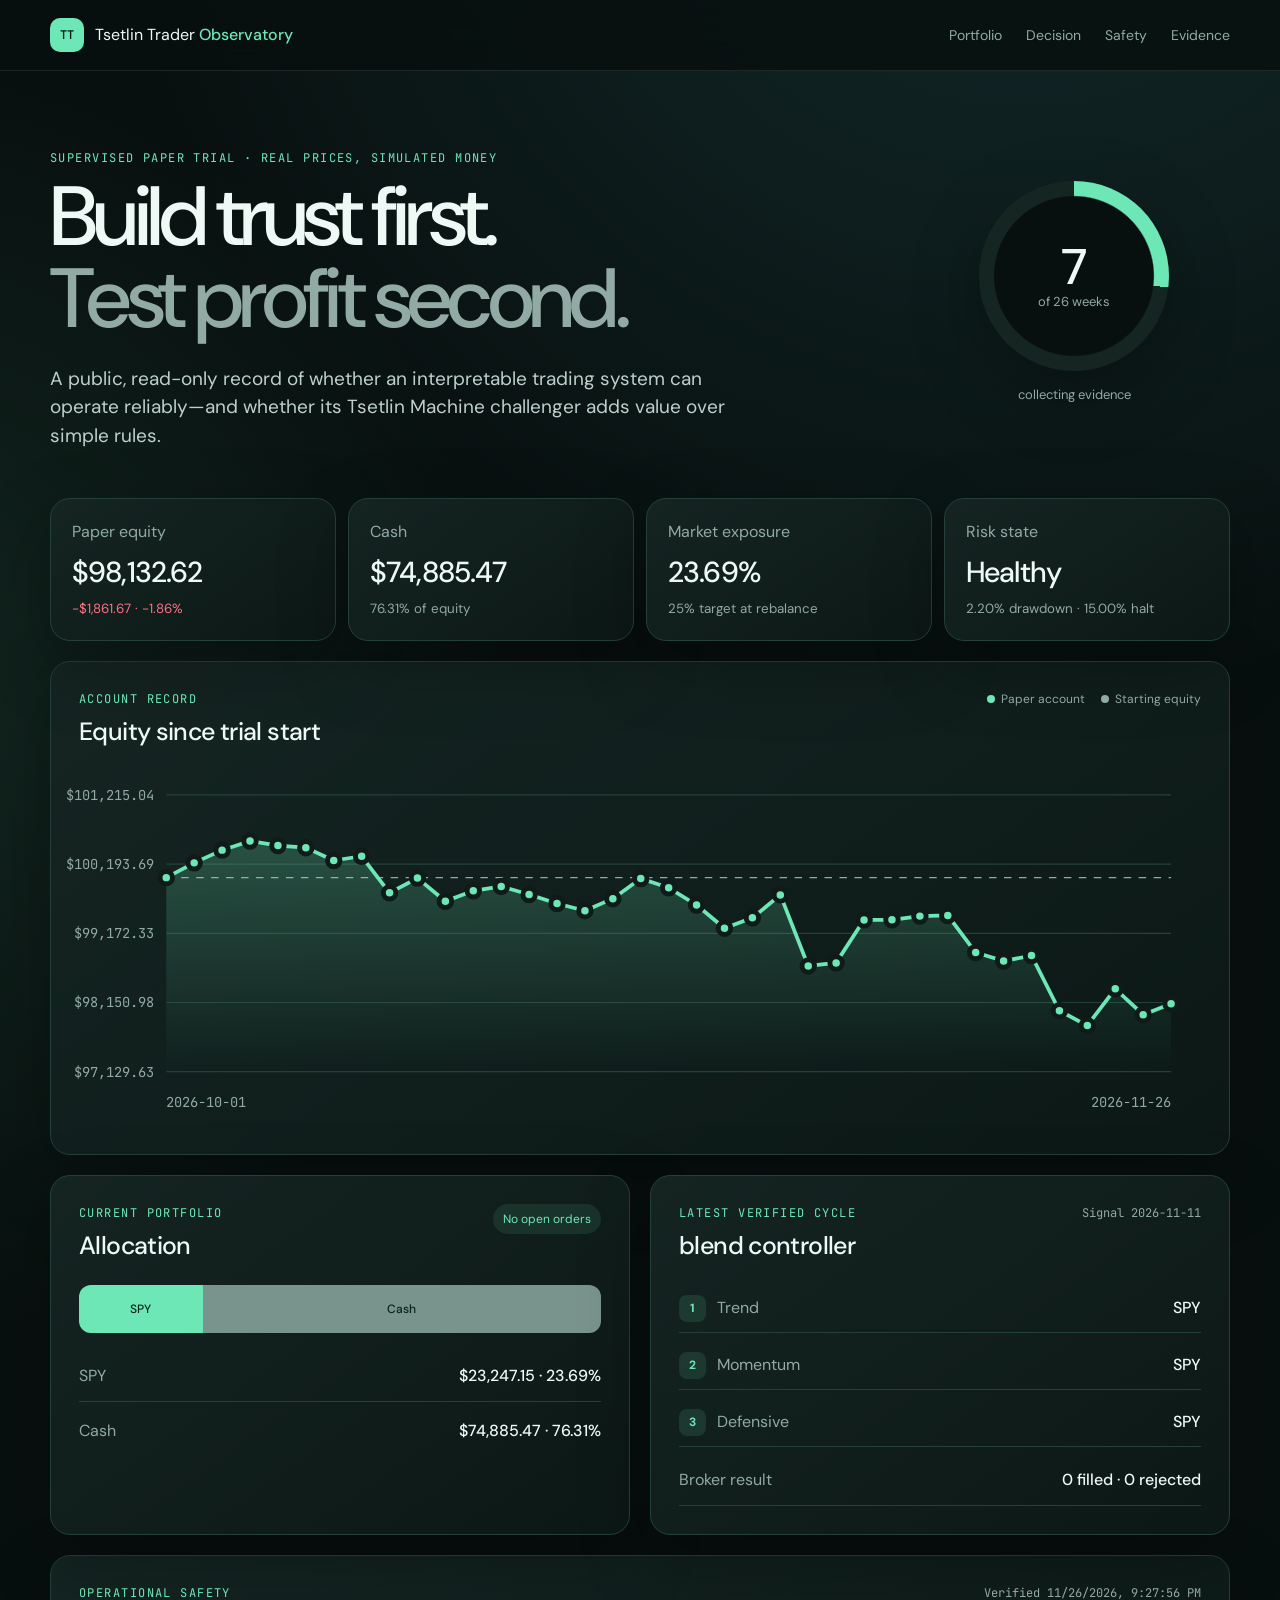
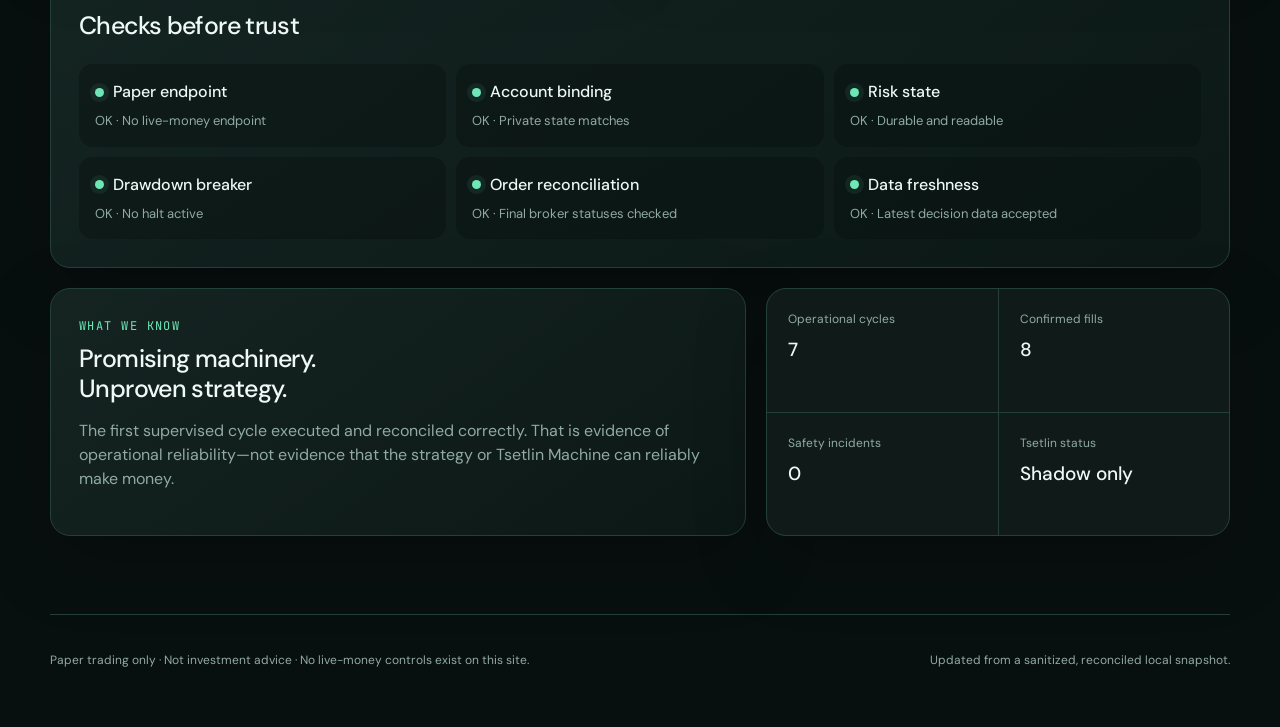
<file: dashboard/index.html>
<!doctype html>
<html lang="en">
<head>
  <meta charset="utf-8">
  <meta name="viewport" content="width=device-width,initial-scale=1">
  <meta name="description" content="A transparent, read-only record of the supervised Tsetlin Trader paper trial.">
  <title>Tsetlin Trader Observatory</title>
  <link rel="preconnect" href="https://fonts.googleapis.com">
  <link rel="preconnect" href="https://fonts.gstatic.com" crossorigin>
  <link href="https://fonts.googleapis.com/css2?family=DM+Sans:wght@400;500;600&family=JetBrains+Mono:wght@400;500&display=swap" rel="stylesheet">
  <link rel="stylesheet" href="styles.css">
</head>
<body>
  <header class="site-header">
    <a class="brand" href="#top" aria-label="Tsetlin Trader Observatory home">
      <span class="brand-mark" aria-hidden="true">TT</span>
      <span>Tsetlin Trader <b>Observatory</b></span>
    </a>
    <nav aria-label="Dashboard sections">
      <a href="#portfolio">Portfolio</a><a href="#decision">Decision</a><a href="#safety">Safety</a><a href="#evidence">Evidence</a>
    </nav>
  </header>

  <main id="top">
    <section class="hero">
      <div>
        <p class="eyebrow">Supervised paper trial · real prices, simulated money</p>
        <h1>Build trust first.<br><span>Test profit second.</span></h1>
        <p class="lede">A public, read-only record of whether an interpretable trading system can operate reliably—and whether its Tsetlin Machine challenger adds value over simple rules.</p>
      </div>
      <div class="trial-dial" aria-label="Trial progress">
        <div class="dial" id="trial-dial"><strong id="week-number">—</strong><span>of 26 weeks</span></div>
        <p id="trial-status">Loading verified state…</p>
      </div>
    </section>

    <div id="alert" class="alert" role="status" hidden></div>

    <section class="metrics" aria-label="Current account metrics">
      <article><span>Paper equity</span><strong id="equity">—</strong><small id="equity-change">—</small></article>
      <article><span>Cash</span><strong id="cash">—</strong><small id="cash-share">—</small></article>
      <article><span>Market exposure</span><strong id="exposure">—</strong><small>25% target at rebalance</small></article>
      <article><span>Risk state</span><strong id="risk-state">—</strong><small id="risk-detail">—</small></article>
    </section>

    <section class="panel chart-panel" aria-labelledby="equity-title">
      <div class="section-head"><div><p class="eyebrow">Account record</p><h2 id="equity-title">Equity since trial start</h2></div><div class="legend"><span><i class="account-dot"></i>Paper account</span><span><i class="baseline-dot"></i>Starting equity</span></div></div>
      <svg id="equity-chart" viewBox="0 0 900 280" role="img" aria-labelledby="chart-title chart-desc"><title id="chart-title">Paper account equity chart</title><desc id="chart-desc">Equity snapshots compared with starting equity.</desc></svg>
    </section>

    <section id="portfolio" class="two-column">
      <article class="panel">
        <div class="section-head"><div><p class="eyebrow">Current portfolio</p><h2>Allocation</h2></div><span id="open-orders" class="status-pill">—</span></div>
        <div id="allocation-bar" class="allocation-bar" role="img" aria-label="Current portfolio allocation"></div>
        <div id="positions" class="position-list"></div>
      </article>
      <article id="decision" class="panel">
        <div class="section-head"><div><p class="eyebrow">Latest verified cycle</p><h2 id="signal-name">—</h2></div><span id="cycle-date" class="mono">—</span></div>
        <div id="decision-trace" class="decision-trace"></div>
        <div class="order-summary"><span>Broker result</span><strong id="order-result">—</strong></div>
      </article>
    </section>

    <section id="safety" class="panel">
      <div class="section-head"><div><p class="eyebrow">Operational safety</p><h2>Checks before trust</h2></div><span id="last-update" class="mono">—</span></div>
      <div id="safety-grid" class="safety-grid"></div>
    </section>

    <section id="evidence" class="evidence-grid">
      <article class="panel evidence-copy">
        <p class="eyebrow">What we know</p><h2>Promising machinery.<br>Unproven strategy.</h2>
        <p>The first supervised cycle executed and reconciled correctly. That is evidence of operational reliability—not evidence that the strategy or Tsetlin Machine can reliably make money.</p>
      </article>
      <article class="panel scorecard">
        <div><span>Operational cycles</span><strong id="cycles">—</strong></div>
        <div><span>Confirmed fills</span><strong id="fills">—</strong></div>
        <div><span>Safety incidents</span><strong id="incidents">—</strong></div>
        <div><span>Tsetlin status</span><strong>Shadow only</strong></div>
      </article>
    </section>
  </main>

  <footer><p>Paper trading only · Not investment advice · No live-money controls exist on this site.</p><p>Updated from a sanitized, reconciled local snapshot.</p></footer>
  <script src="app.js" defer></script>
</body>
</html>
</file>
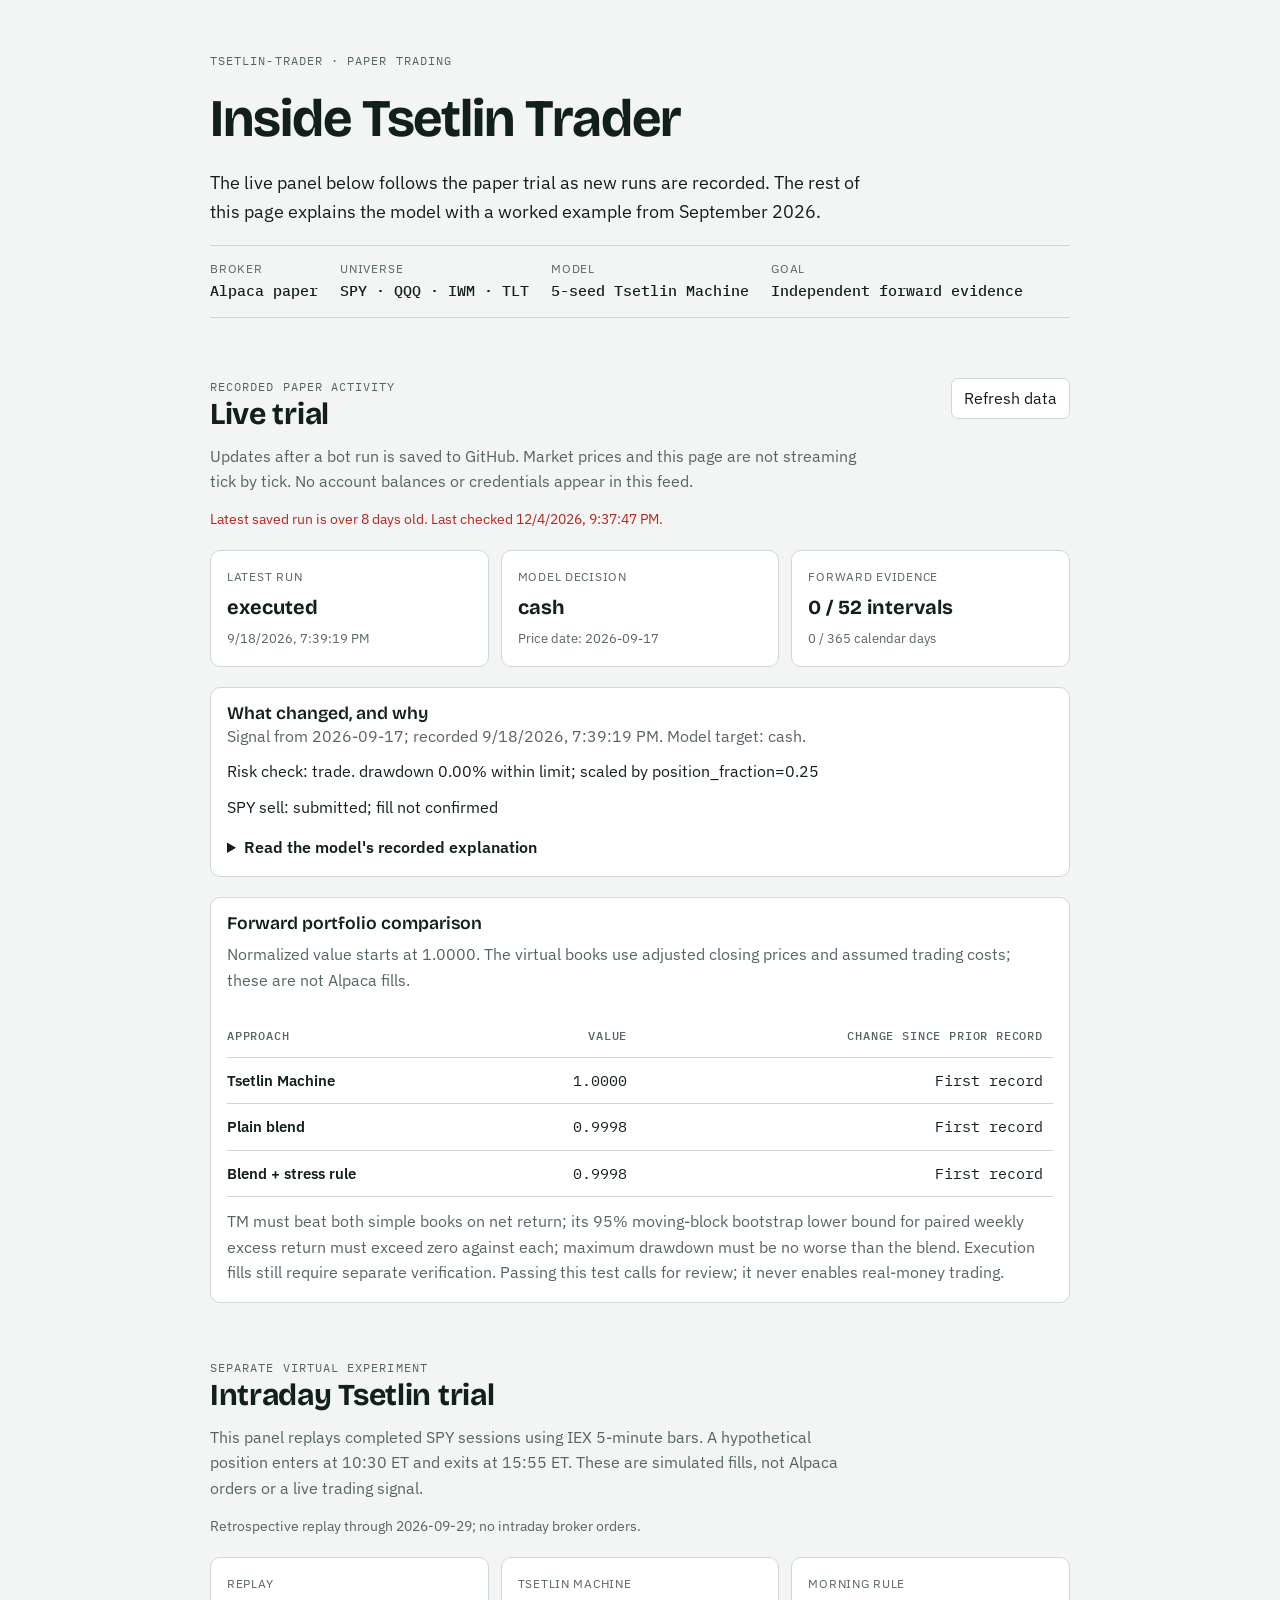
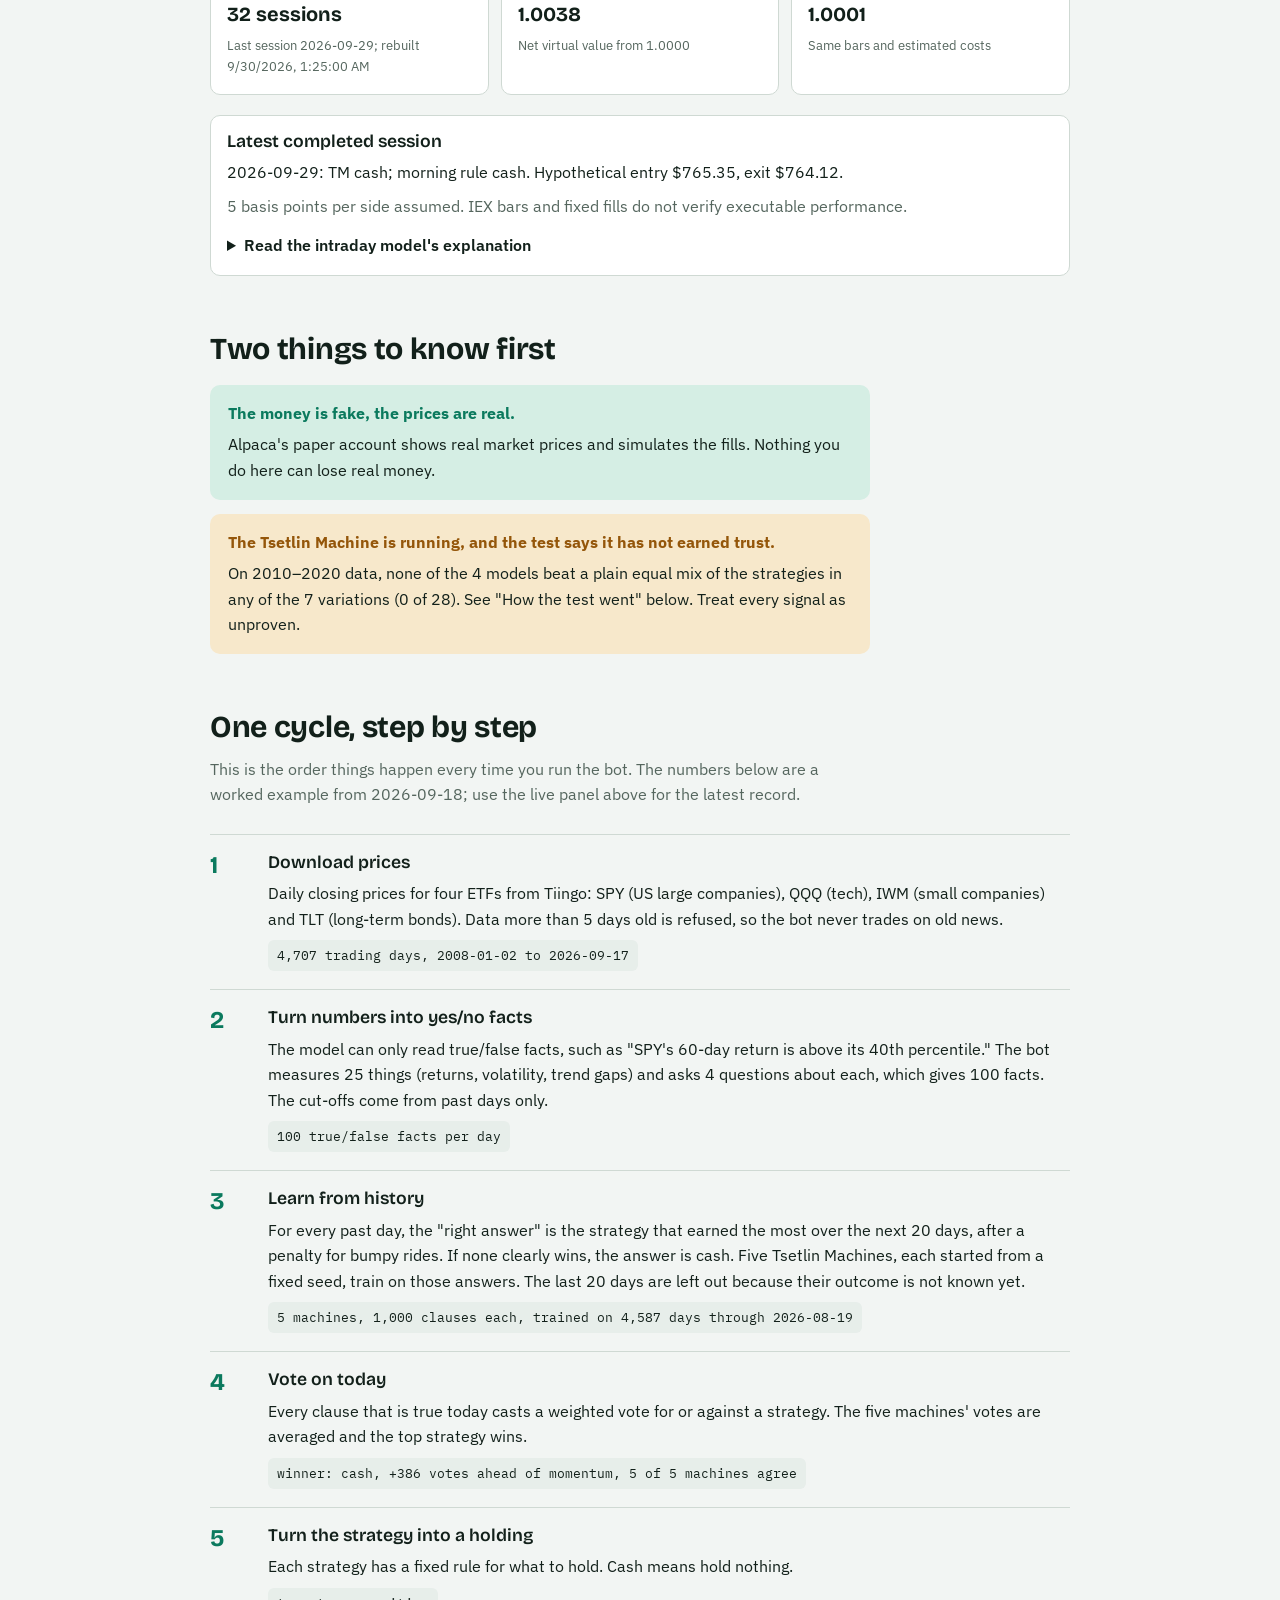
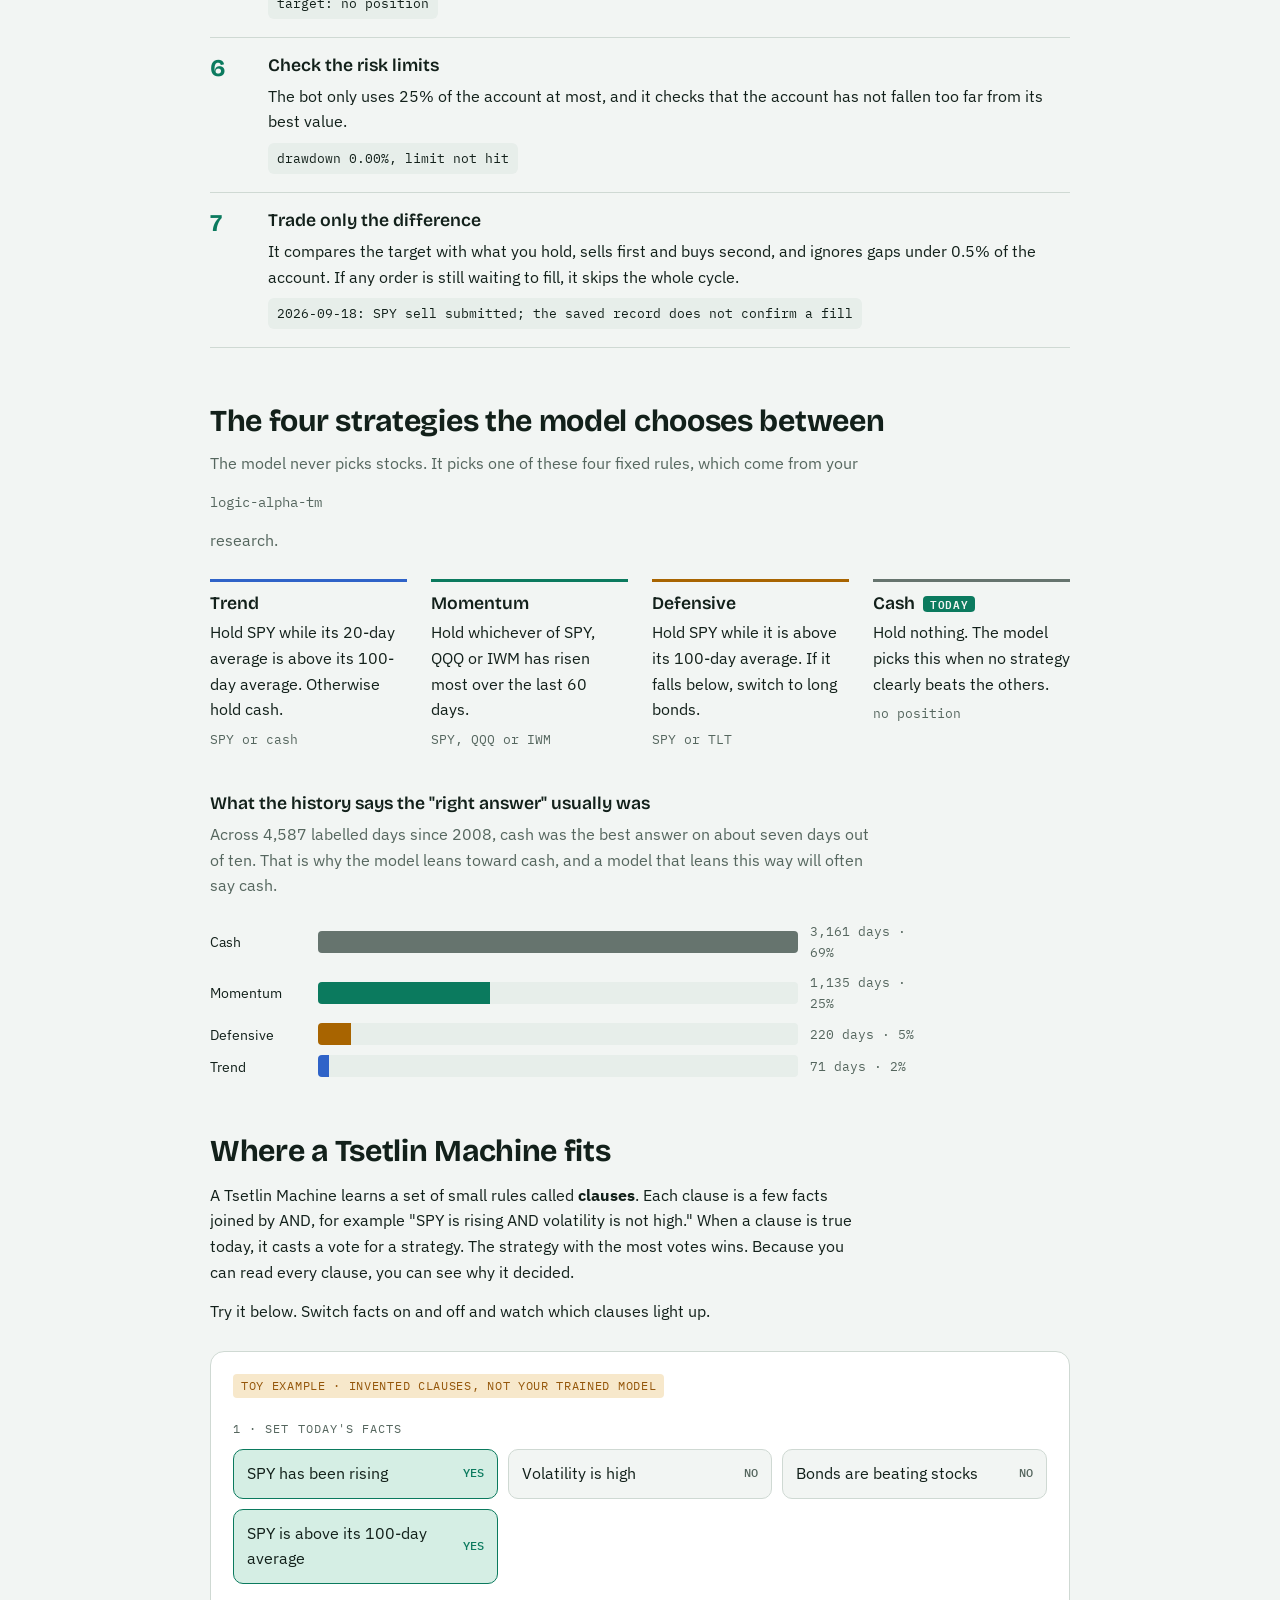
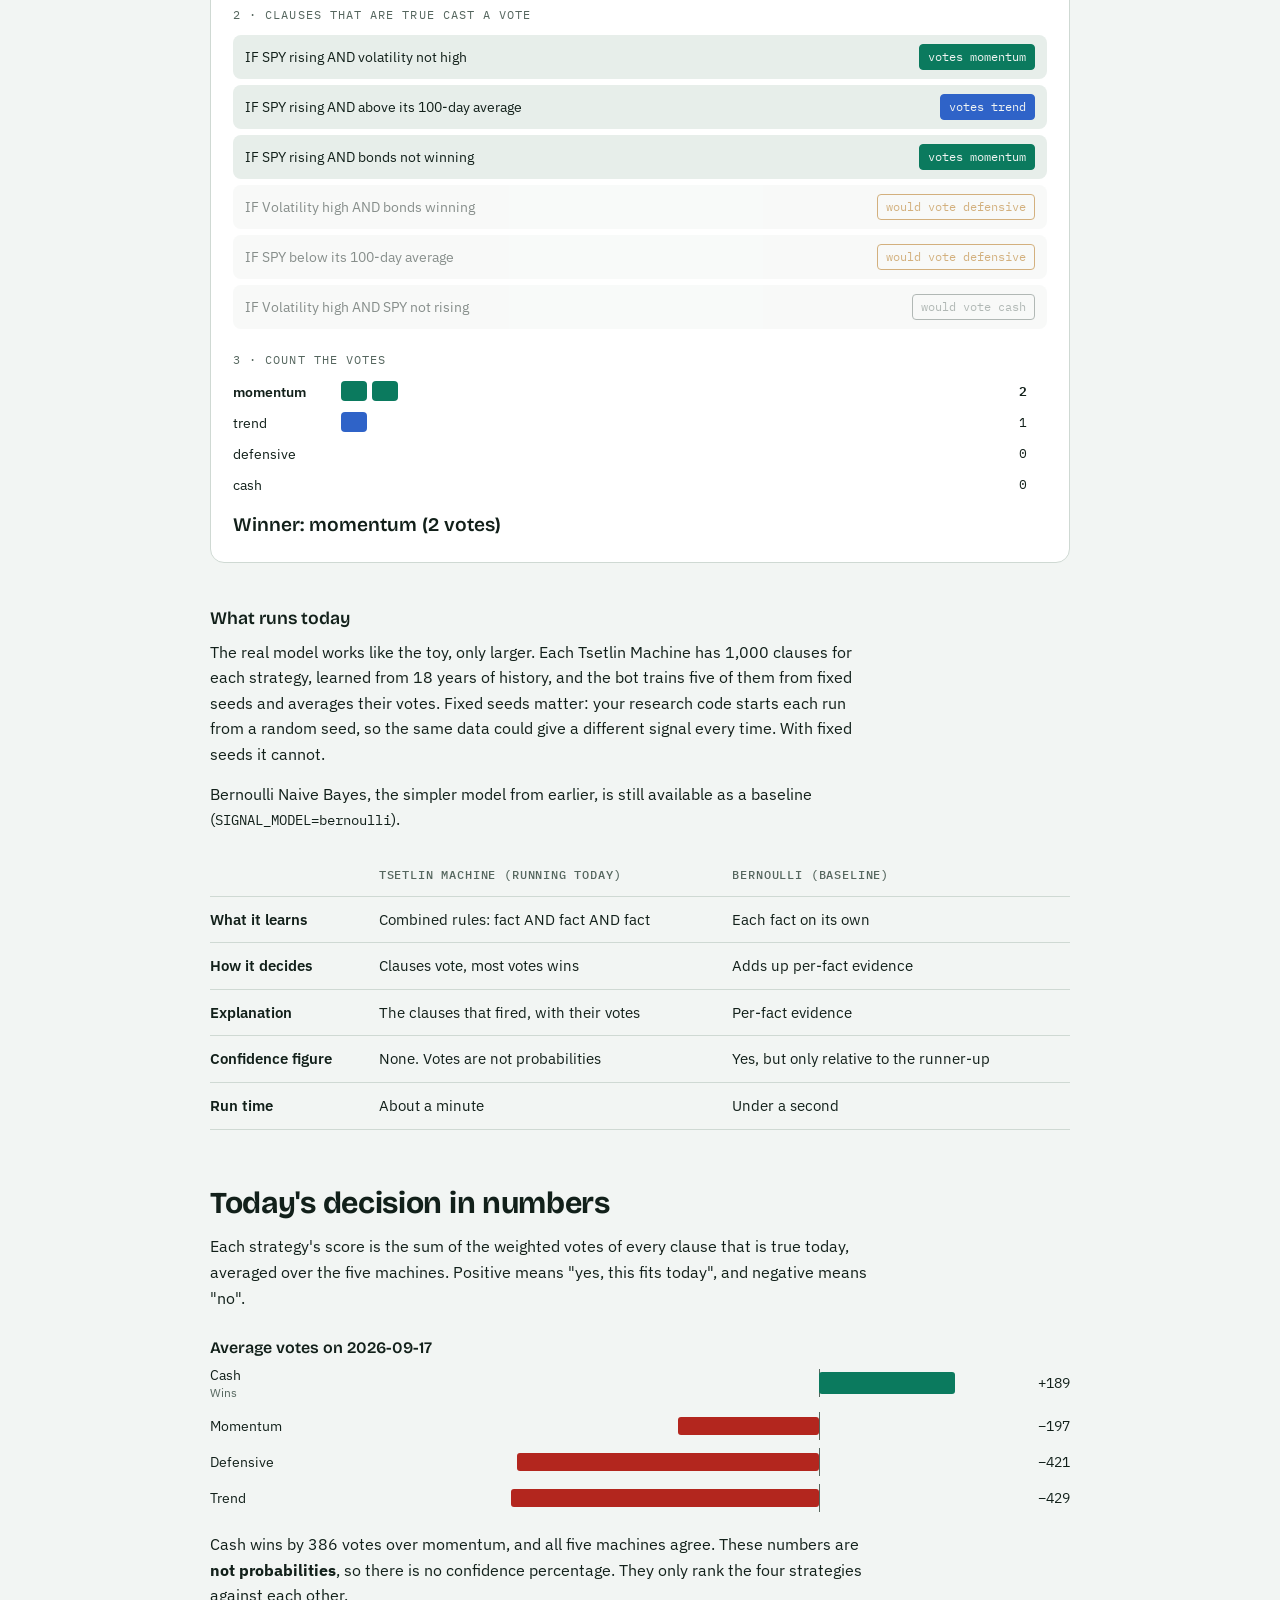
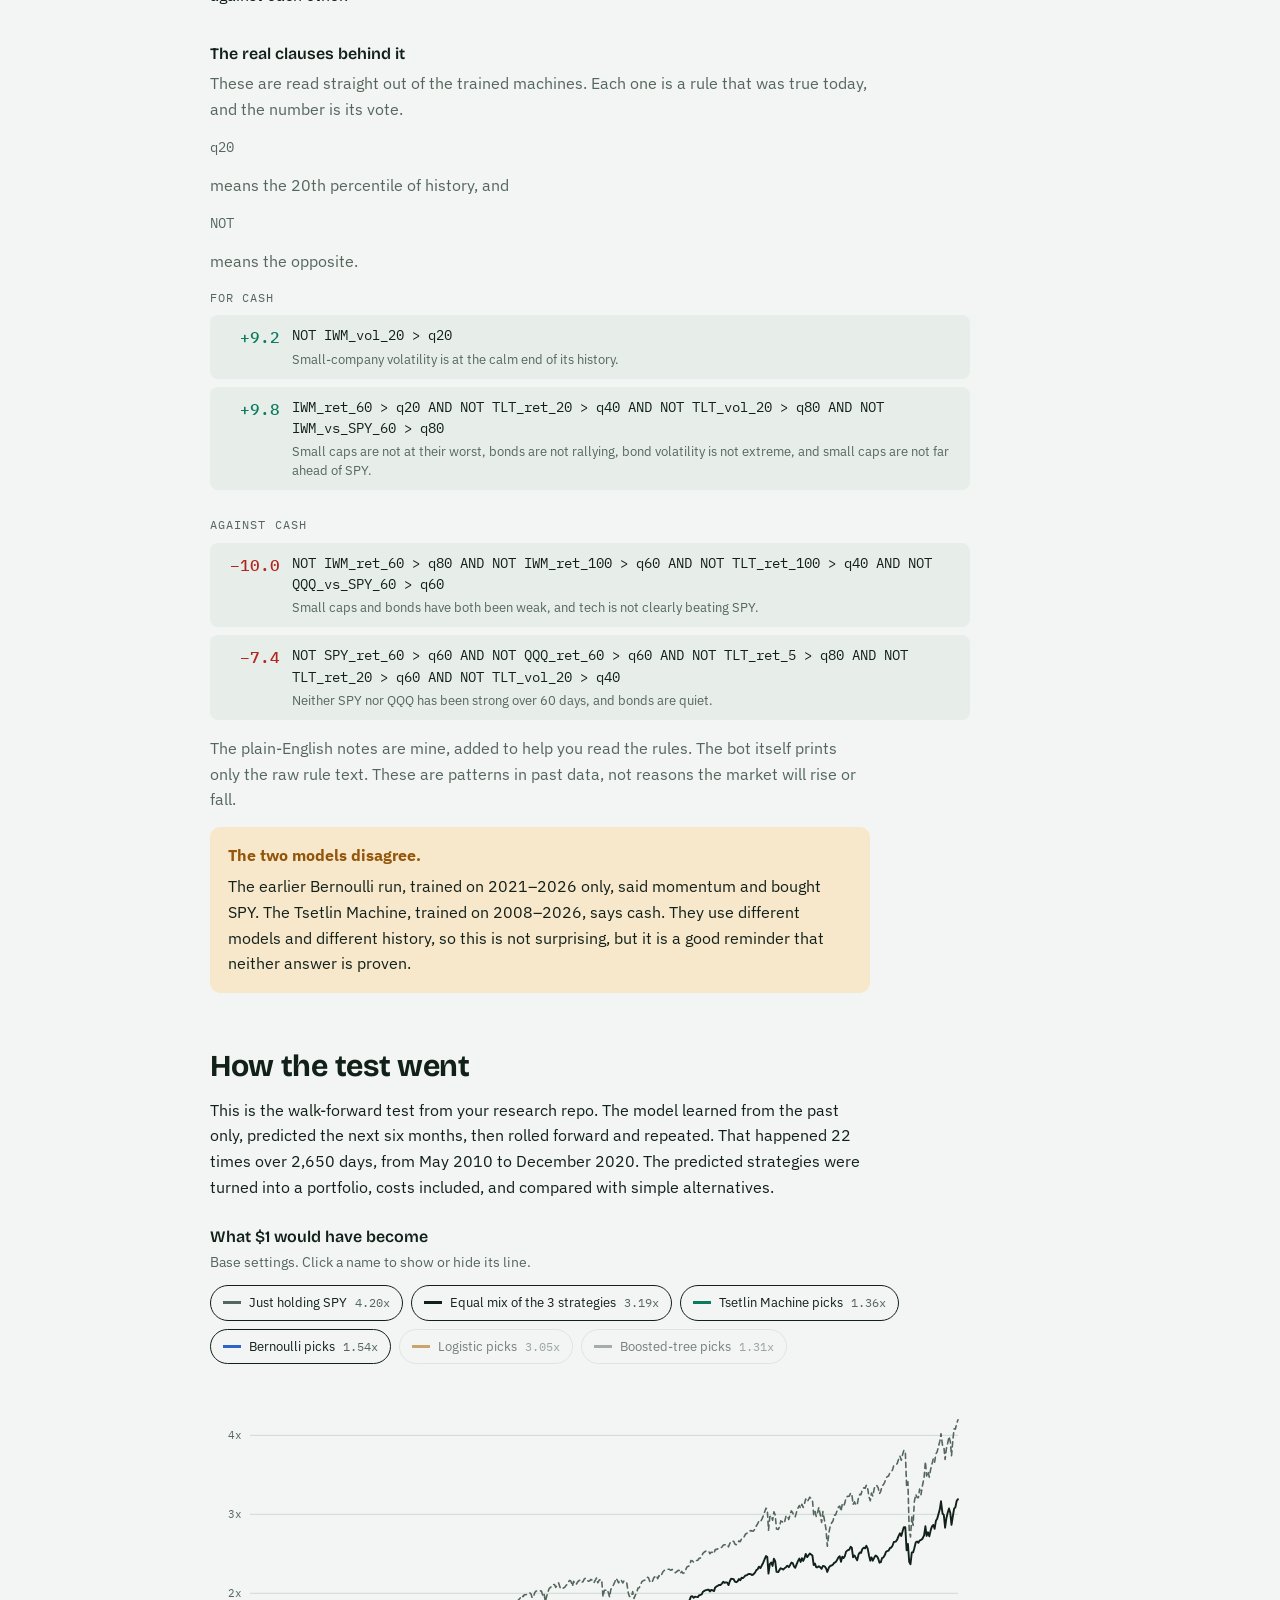
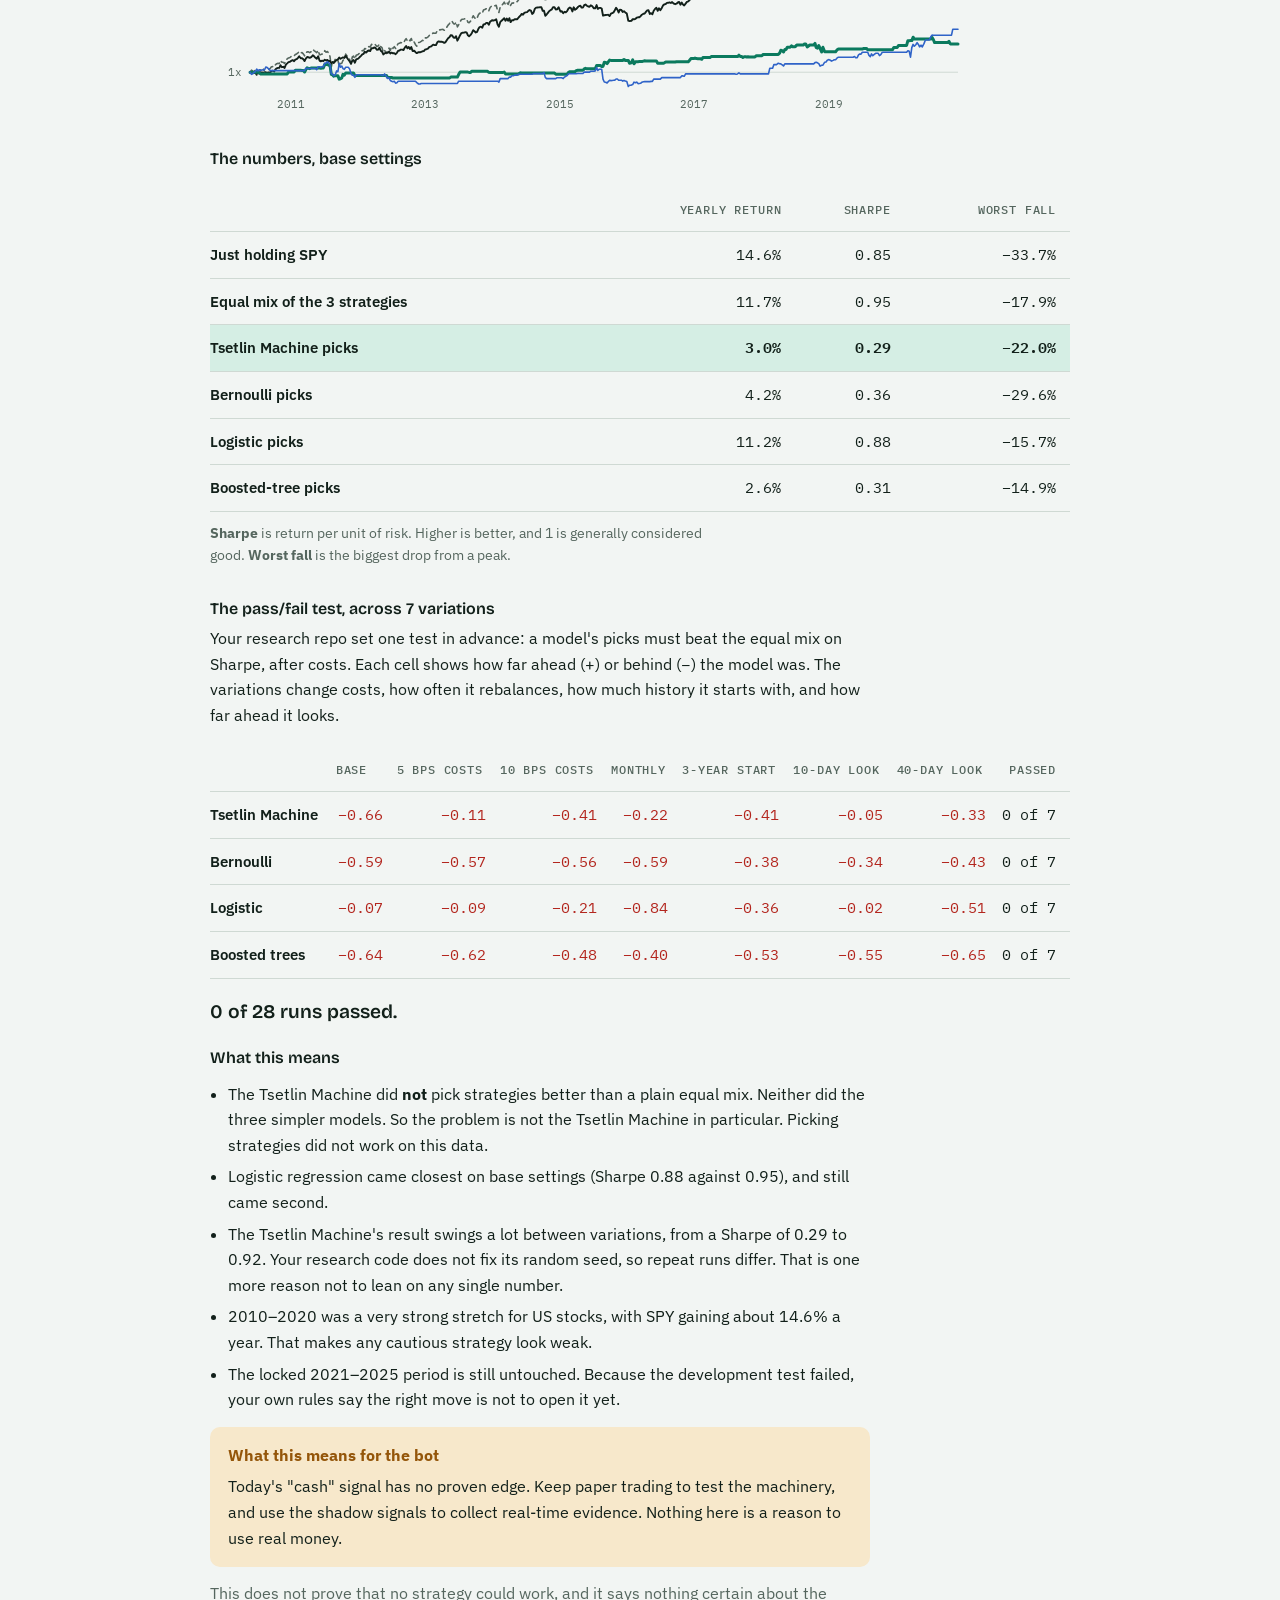
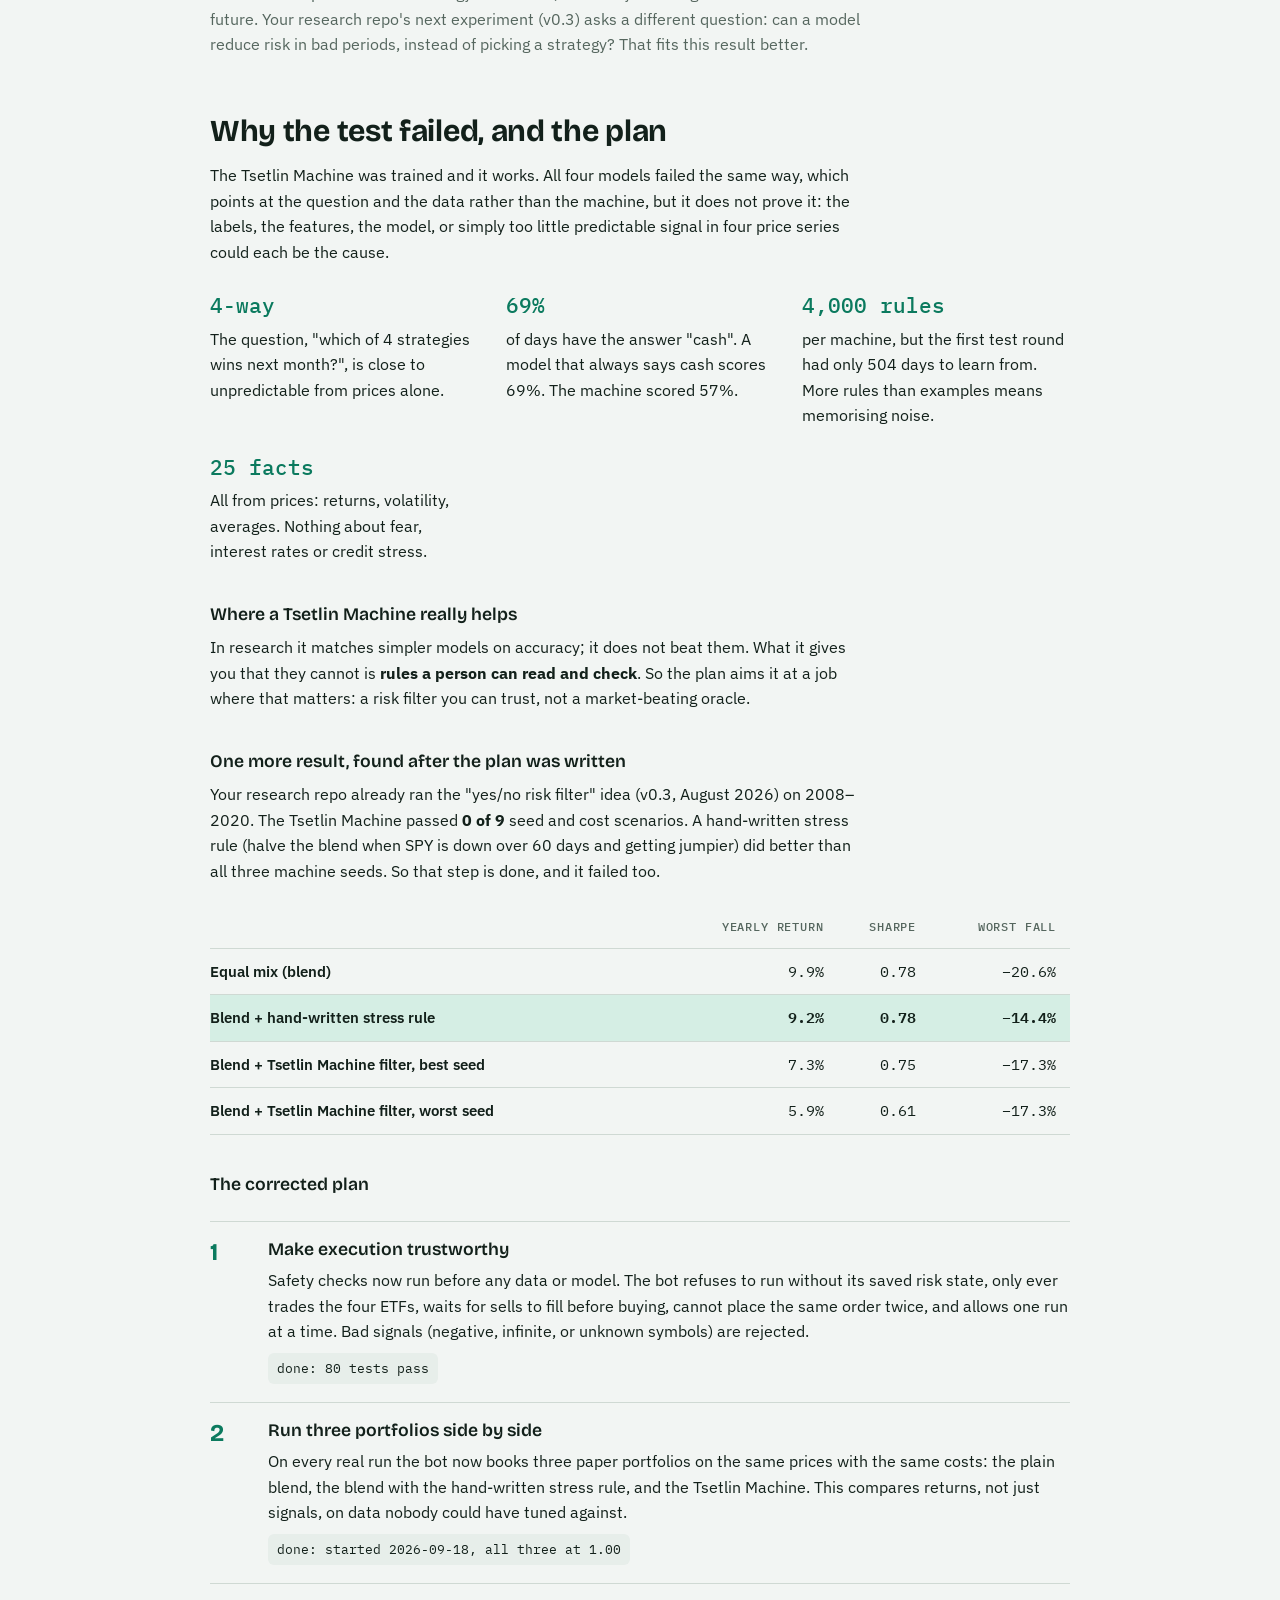
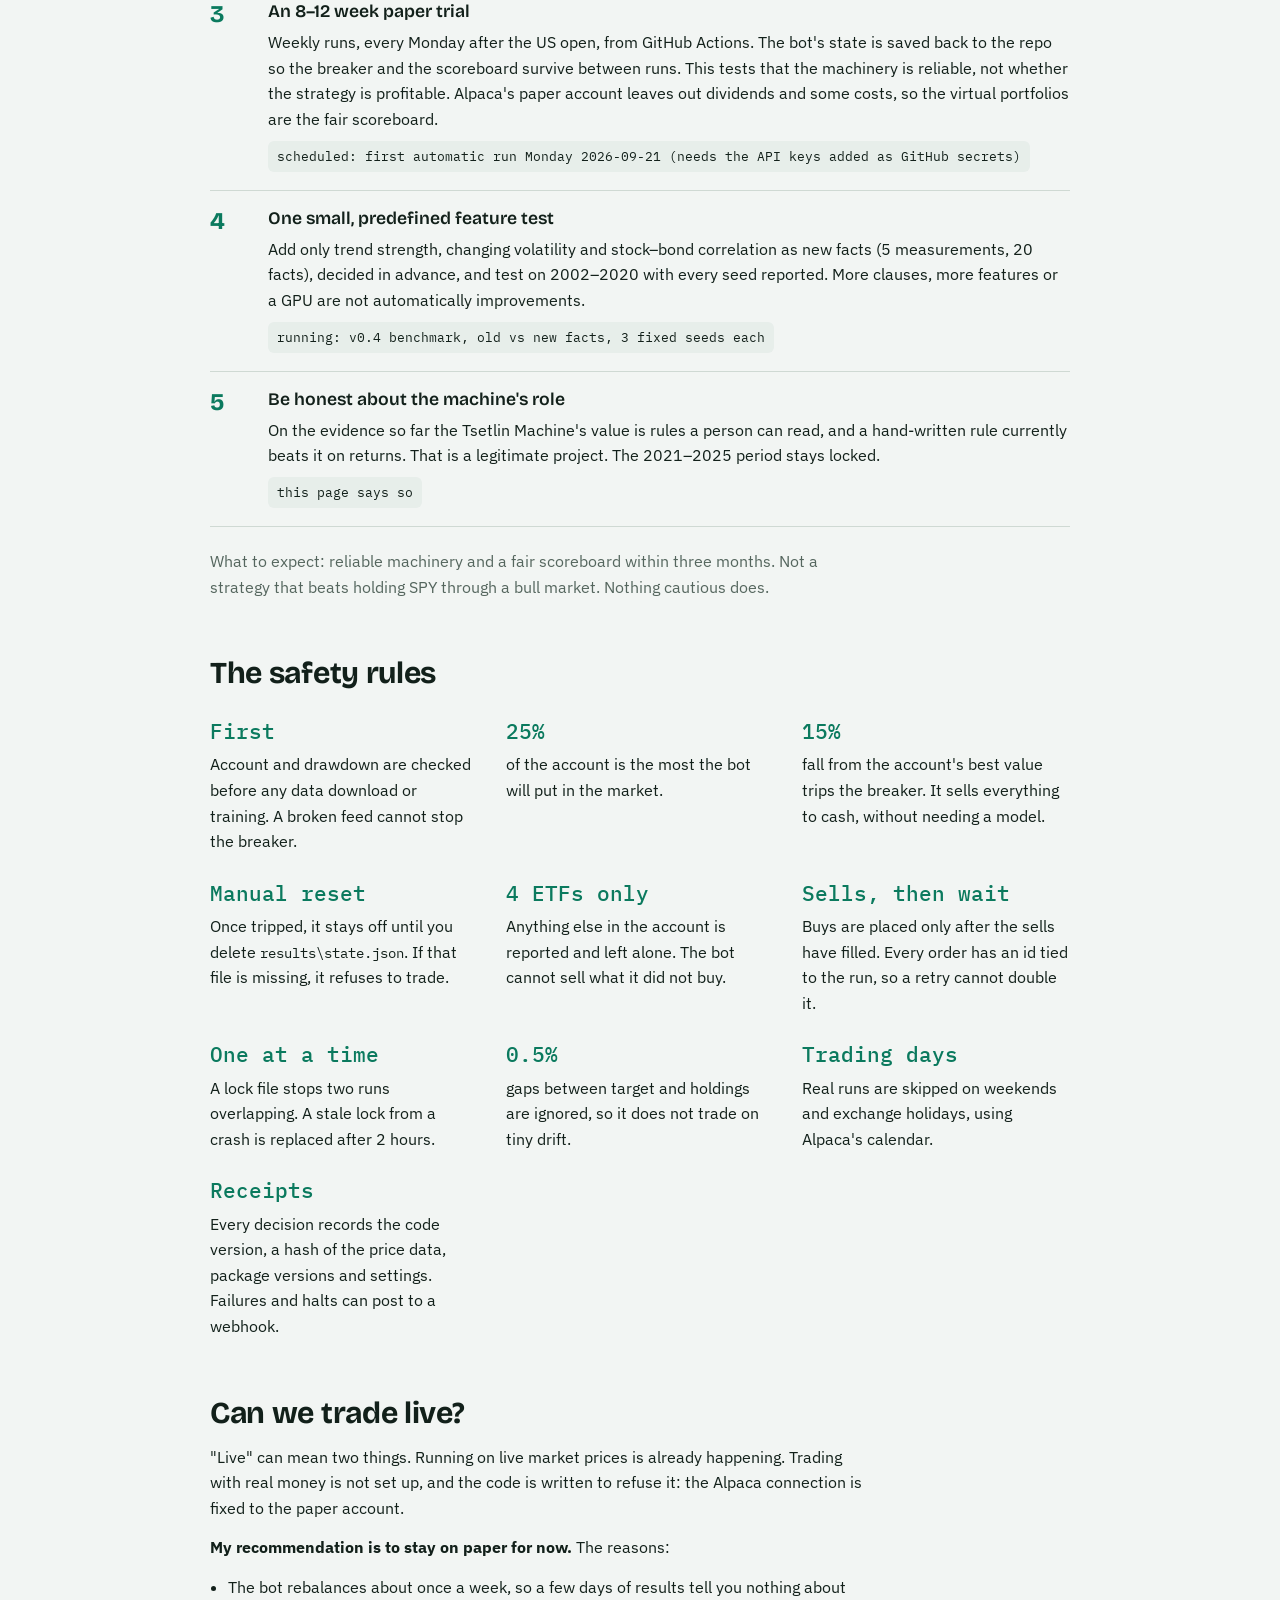
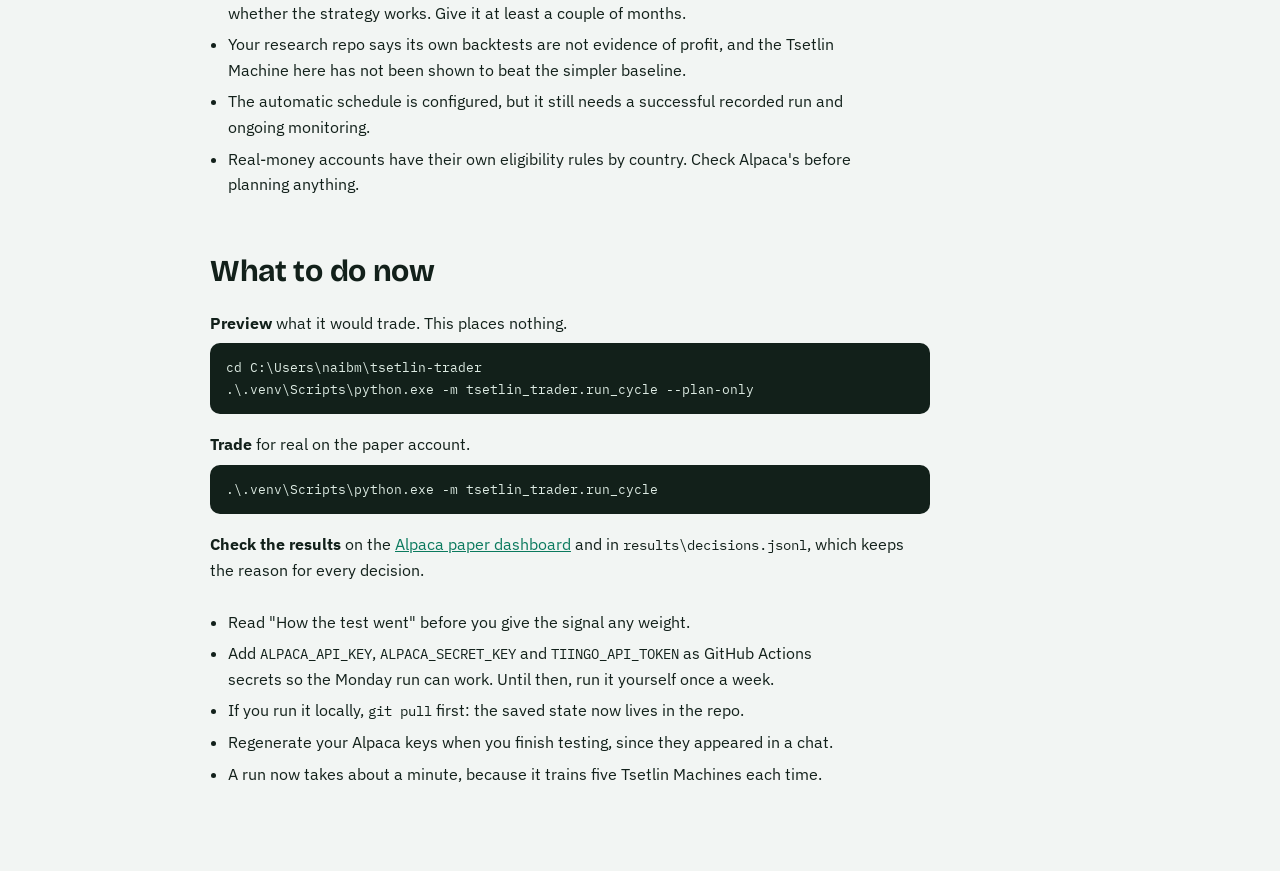
<file: docs/index.html>
<!doctype html>
<html lang="en">
<head>
<meta charset="utf-8">
<meta name="viewport" content="width=device-width, initial-scale=1">
<title>Inside Tsetlin Trader</title>
<link rel="preconnect" href="https://fonts.googleapis.com">
<link rel="preconnect" href="https://fonts.gstatic.com" crossorigin>
<link href="https://fonts.googleapis.com/css2?family=Bricolage+Grotesque:opsz,wght@12..96,600;12..96,700&family=IBM+Plex+Sans:wght@400;500;600&family=IBM+Plex+Mono:wght@400;500&display=swap" rel="stylesheet">
<style>
:root{
  --bg:#F2F5F3; --surface:#FFFFFF; --surface2:#E7EEEA; --ink:#12201A; --muted:#55665E; --line:#CFD9D3;
  --accent:#0B7A5E; --accent-soft:#D5EEE4; --warn:#94560A; --warn-soft:#F7E8CB; --bad:#B3261E;
  --c-trend:#2F63C8; --c-momentum:#0B7A5E; --c-defensive:#A86400; --c-cash:#66746E;
  --pos:#0B7A5E; --neg:#B3261E; --code-bg:#12201A; --code-ink:#DDEBE3;
  --display:"Bricolage Grotesque","Segoe UI",system-ui,sans-serif;
  --body:"IBM Plex Sans","Segoe UI",system-ui,sans-serif;
  --mono:"IBM Plex Mono",ui-monospace,Consolas,monospace;
}
@media (prefers-color-scheme: dark){
  :root:not([data-theme="light"]){
    --bg:#0E1512; --surface:#151F1A; --surface2:#1C2924; --ink:#E4EEE8; --muted:#94A79D; --line:#2A3932;
    --accent:#3FCF9F; --accent-soft:#12352A; --warn:#E6A94B; --warn-soft:#38290F; --bad:#FF8A80;
    --c-trend:#7BA6FF; --c-momentum:#3FCF9F; --c-defensive:#E6A94B; --c-cash:#9AA8A2;
    --pos:#3FCF9F; --neg:#FF8A80; --code-bg:#0A100D; --code-ink:#DDEBE3;
  }
}
:root[data-theme="dark"]{
  --bg:#0E1512; --surface:#151F1A; --surface2:#1C2924; --ink:#E4EEE8; --muted:#94A79D; --line:#2A3932;
  --accent:#3FCF9F; --accent-soft:#12352A; --warn:#E6A94B; --warn-soft:#38290F; --bad:#FF8A80;
  --c-trend:#7BA6FF; --c-momentum:#3FCF9F; --c-defensive:#E6A94B; --c-cash:#9AA8A2;
  --pos:#3FCF9F; --neg:#FF8A80; --code-bg:#0A100D; --code-ink:#DDEBE3;
}
*{box-sizing:border-box}
body{background:var(--bg);color:var(--ink);font-family:var(--body);font-size:16px;line-height:1.6;padding-inline:20px;padding-block:0 72px}
.wrap{max-width:860px;margin-inline:auto}
h1,h2,h3{font-family:var(--display);line-height:1.15;text-wrap:balance;margin:0}
h1{font-size:clamp(2.1rem,6vw,3.3rem);font-weight:700;letter-spacing:-.02em}
h2{font-size:clamp(1.45rem,3.6vw,1.9rem);font-weight:700;letter-spacing:-.01em}
h3{font-size:1.1rem;font-weight:600}
p{margin:0}
code,.mono{font-family:var(--mono);font-size:.88em}
section{padding-block:52px 4px}
.lede{font-size:1.15rem;max-width:62ch}
.prose{max-width:66ch;display:flex;flex-direction:column;gap:14px}
.muted{color:var(--muted)}
.eyebrow{font-family:var(--mono);font-size:.74rem;letter-spacing:.09em;text-transform:uppercase;color:var(--muted)}

/* header */
header{padding-block:44px 8px;display:flex;flex-direction:column;gap:18px}
.strip{display:flex;flex-wrap:wrap;gap:8px 22px;padding-block:14px;border-block:1px solid var(--line);font-size:.86rem}
.strip div{display:flex;flex-direction:column}
.strip b{font-family:var(--mono);font-weight:500;font-size:.95rem}
.strip span{color:var(--muted);font-size:.74rem;text-transform:uppercase;letter-spacing:.07em}
.live-head{display:flex;justify-content:space-between;align-items:start;gap:16px;flex-wrap:wrap}
.live-grid{display:grid;grid-template-columns:repeat(auto-fit,minmax(200px,1fr));gap:12px;margin-top:20px}
.live-card{background:var(--surface);border:1px solid var(--line);border-radius:10px;padding:16px;display:flex;flex-direction:column;gap:5px}
.live-card span{color:var(--muted);font-size:.76rem;text-transform:uppercase;letter-spacing:.06em}
.live-card strong{font-family:var(--display);font-size:1.25rem}
.live-card small{color:var(--muted)}
.live-status{margin-top:12px;color:var(--muted);font-size:.9rem}
.live-status.error{color:var(--bad)}
.refresh{font:inherit;color:var(--ink);background:var(--surface);border:1px solid var(--line);border-radius:7px;padding:7px 12px;cursor:pointer}
.live-detail{margin-top:20px;background:var(--surface);border:1px solid var(--line);border-radius:10px;padding:16px}
.live-detail summary{cursor:pointer;font-weight:600}
.live-detail ol{margin-bottom:0;padding-left:1.25rem}
.live-detail li{margin-top:8px;overflow-wrap:anywhere}
.live-table{width:100%;min-width:0}
.live-table th,.live-table td{padding-right:10px}
.live-table td:first-child{white-space:normal}

/* callouts */
.note{background:var(--warn-soft);border-radius:10px;padding:16px 18px;display:flex;flex-direction:column;gap:6px;max-width:66ch}
.note b{color:var(--warn)}
.note.good{background:var(--accent-soft)}
.note.good b{color:var(--accent)}

/* steps */
ol.steps{list-style:none;margin:26px 0 0;padding:0;display:flex;flex-direction:column}
ol.steps li{display:grid;grid-template-columns:44px 1fr;gap:0 14px;padding-block:18px;border-top:1px solid var(--line)}
ol.steps li:last-child{border-bottom:1px solid var(--line)}
.n{font-family:var(--display);font-weight:700;font-size:1.5rem;color:var(--accent);line-height:1}
.step-body{display:flex;flex-direction:column;gap:8px}
.today{align-self:flex-start;font-family:var(--mono);font-size:.82rem;background:var(--surface2);border-radius:6px;padding:5px 9px}

/* strategies */
.strats{display:grid;grid-template-columns:repeat(auto-fit,minmax(190px,1fr));gap:26px 24px;margin-top:26px}
.strat{display:flex;flex-direction:column;gap:6px;padding-top:12px;border-top:3px solid var(--c)}
.strat h3{display:flex;align-items:center;gap:8px}
.chosen{font-family:var(--mono);font-size:.68rem;letter-spacing:.06em;text-transform:uppercase;background:var(--accent);color:var(--bg);padding:2px 7px;border-radius:4px}
.strat .hold{font-family:var(--mono);font-size:.82rem;color:var(--muted)}

/* bars */
.chart{margin-top:22px;display:flex;flex-direction:column;gap:9px;max-width:720px}
.brow{display:grid;grid-template-columns:96px 1fr 120px;gap:12px;align-items:center;font-size:.9rem}
.btrack{height:22px;background:var(--surface2);border-radius:4px;overflow:hidden}
.bfill{height:100%;background:var(--c)}
.bval{font-family:var(--mono);font-size:.82rem;color:var(--muted)}
.drow{display:grid;grid-template-columns:minmax(0,17rem) 1fr 3.6rem;gap:14px;align-items:center;padding-block:7px}
.dlabel{font-size:.9rem;line-height:1.35;display:flex;flex-direction:column}
.dlabel small{color:var(--muted);font-size:.78rem}
.dtrack{position:relative;height:22px}
.dtrack .zero{position:absolute;top:-3px;bottom:-3px;width:1px;background:var(--muted)}
.dbar{position:absolute;top:2px;bottom:2px;border-radius:3px}
.dbar.pos{background:var(--pos)} .dbar.neg{background:var(--neg)}
.dbar.total{background:var(--accent);top:0;bottom:0}
.dval{font-family:var(--mono);font-size:.86rem;text-align:right}
.legend{display:flex;flex-wrap:wrap;gap:6px 18px;font-size:.82rem;color:var(--muted);margin-top:10px}
.legend i{display:inline-block;width:11px;height:11px;border-radius:2px;margin-right:6px;vertical-align:-1px}

/* toy */
.toy{background:var(--surface);border:1px solid var(--line);border-radius:14px;padding:22px;margin-top:26px;display:flex;flex-direction:column;gap:22px}
.toy-tag{align-self:flex-start;font-family:var(--mono);font-size:.72rem;letter-spacing:.06em;text-transform:uppercase;background:var(--warn-soft);color:var(--warn);padding:3px 8px;border-radius:4px}
.facts{display:grid;grid-template-columns:repeat(auto-fit,minmax(210px,1fr));gap:10px}
.fact{font:inherit;text-align:left;cursor:pointer;background:var(--bg);color:var(--ink);border:1.5px solid var(--line);border-radius:10px;padding:11px 13px;display:flex;justify-content:space-between;align-items:center;gap:10px}
.fact[aria-pressed="true"]{border-color:var(--accent);background:var(--accent-soft)}
.fact .st{font-family:var(--mono);font-size:.74rem;font-weight:500;color:var(--muted)}
.fact[aria-pressed="true"] .st{color:var(--accent)}
.clauses{display:flex;flex-direction:column;gap:6px}
.clause{display:grid;grid-template-columns:1fr auto;gap:12px;align-items:center;padding:9px 12px;border-radius:8px;background:var(--bg);opacity:.5;font-size:.9rem}
.clause.on{opacity:1;background:var(--surface2)}
.vote{font-family:var(--mono);font-size:.78rem;padding:2px 8px;border-radius:4px;border:1.5px solid var(--c);color:var(--c);white-space:nowrap}
.clause.on .vote{background:var(--c);color:var(--bg)}
.tally{display:flex;flex-direction:column;gap:8px}
.trow{display:grid;grid-template-columns:96px 1fr 28px;gap:12px;align-items:center;font-size:.9rem}
.trow.win{font-weight:600}
.pips{display:flex;gap:5px;min-height:20px}
.pip{width:26px;height:20px;border-radius:4px;background:var(--c)}
.verdict{font-family:var(--display);font-size:1.2rem;font-weight:600}
button:focus-visible{outline:2px solid var(--accent);outline-offset:2px}

/* clauses */
.clauselist{margin-top:14px;display:flex;flex-direction:column;gap:8px;max-width:760px}
.cl{display:grid;grid-template-columns:3.6rem 1fr;gap:12px;align-items:start;padding:10px 12px;border-radius:8px;background:var(--surface2)}
.cl code{display:block;word-break:break-word;line-height:1.5}
.cl small{display:block;color:var(--muted);margin-top:4px;font-size:.82rem;line-height:1.4}
.cv{font-family:var(--mono);font-weight:500;text-align:right}
.cl.for .cv{color:var(--pos)} .cl.against .cv{color:var(--neg)}
/* results */
.lgrow{display:flex;flex-wrap:wrap;gap:8px;margin-top:12px}
.lg{font:inherit;font-size:.84rem;cursor:pointer;display:inline-flex;align-items:center;gap:8px;background:var(--bg);color:var(--ink);border:1.5px solid var(--line);border-radius:999px;padding:6px 12px}
.lg[aria-pressed="true"]{border-color:var(--ink)}
.lg[aria-pressed="false"]{opacity:.55}
.lg i{width:18px;height:0;border-top:3px solid var(--c)}
.lg small{font-family:var(--mono);color:var(--muted);font-size:.76rem}
.eqwrap{margin-top:12px;max-width:760px}
.eqwrap svg{width:100%;height:auto;display:block}
.eqwrap .grid{stroke:var(--line);stroke-width:1}
.eqwrap .ax{fill:var(--muted);font:11px var(--mono)}
td.num,th.num{text-align:right;font-family:var(--mono);white-space:nowrap}
tr.hl td{font-weight:600;background:var(--accent-soft)}
.grid7 td.ok{color:var(--pos)} .grid7 td.bad{color:var(--neg)}
.grid7{min-width:640px}
.grid7 th{white-space:normal}
/* compare */
.tablewrap{overflow-x:auto;margin-top:22px}
table{border-collapse:collapse;width:100%;min-width:560px;font-size:.92rem}
th,td{text-align:left;padding:11px 14px 11px 0;border-bottom:1px solid var(--line);vertical-align:top}
th{font-family:var(--mono);font-weight:500;font-size:.74rem;letter-spacing:.07em;text-transform:uppercase;color:var(--muted)}
td:first-child{font-weight:600;white-space:nowrap}

/* risk list */
.rules{display:grid;grid-template-columns:repeat(auto-fit,minmax(230px,1fr));gap:22px 28px;margin-top:24px}
.rules div{display:flex;flex-direction:column;gap:4px}
.rules b{font-family:var(--mono);font-weight:500;font-size:1.3rem;color:var(--accent)}

/* code */
pre{background:var(--code-bg);color:var(--code-ink);border-radius:10px;padding:14px 16px;overflow-x:auto;margin:0;font-family:var(--mono);font-size:.84rem;line-height:1.6}
.cmds{display:flex;flex-direction:column;gap:18px;margin-top:22px;max-width:720px}
.cmd{display:flex;flex-direction:column;gap:7px}
ul.plain{margin:0;padding-left:1.15em;display:flex;flex-direction:column;gap:6px;max-width:66ch}
a{color:var(--accent)}
@media (max-width:560px){
  .brow{grid-template-columns:78px 1fr;} .brow .bval{grid-column:2}
  .drow{grid-template-columns:1fr 3.6rem} .drow .dlabel{grid-column:1 / -1}
  .trow{grid-template-columns:80px 1fr 24px}
  ol.steps li{grid-template-columns:34px 1fr}
}
@media (prefers-reduced-motion:no-preference){ .bfill,.dbar{transition:width .4s ease} }
</style>

</head>
<body>
<div class="wrap">
<header>
  <p class="eyebrow">tsetlin-trader &middot; paper trading</p>
  <h1>Inside Tsetlin Trader</h1>
  <p class="lede">The live panel below follows the paper trial as new runs are recorded. The rest of this page explains the model with a worked example from September 2026.</p>
  <div class="strip" aria-label="Trial setup">
    <div><span>Broker</span><b>Alpaca paper</b></div>
    <div><span>Universe</span><b>SPY · QQQ · IWM · TLT</b></div>
    <div><span>Model</span><b>5-seed Tsetlin Machine</b></div>
    <div><span>Goal</span><b>Independent forward evidence</b></div>
  </div>
</header>

<section id="live-trial" aria-labelledby="live-title">
  <div class="live-head">
    <div><p class="eyebrow">Recorded paper activity</p><h2 id="live-title">Live trial</h2></div>
    <button class="refresh" id="live-refresh" type="button">Refresh data</button>
  </div>
  <p class="prose muted" style="margin-top:12px">Updates after a bot run is saved to GitHub. Market prices and this page are not streaming tick by tick. No account balances or credentials appear in this feed.</p>
  <p class="live-status" id="live-status" role="status" aria-live="polite">Loading the latest saved run…</p>
  <div class="live-grid">
    <div class="live-card"><span>Latest run</span><strong id="live-run">—</strong><small id="live-run-time">Waiting for data</small></div>
    <div class="live-card"><span>Model decision</span><strong id="live-decision">—</strong><small id="live-change">Waiting for data</small></div>
    <div class="live-card"><span>Forward evidence</span><strong id="live-progress">—</strong><small id="live-gate">Waiting for data</small></div>
  </div>
  <div class="live-detail" id="live-signal-panel" hidden>
    <h3>What changed, and why</h3>
    <p id="live-signal-date" class="muted"></p>
    <p id="live-risk" style="margin-top:10px"></p>
    <p id="live-orders" style="margin-top:10px"></p>
    <details style="margin-top:14px"><summary>Read the model's recorded explanation</summary><ol id="live-rules"></ol></details>
  </div>
  <div class="live-detail" id="live-comparison-panel" hidden>
    <h3>Forward portfolio comparison</h3>
    <p class="muted" style="margin-top:8px">Normalized value starts at 1.0000. The virtual books use adjusted closing prices and assumed trading costs; these are not Alpaca fills.</p>
    <div class="tablewrap"><table class="live-table"><thead><tr><th>Approach</th><th class="num">Value</th><th class="num">Change since prior record</th></tr></thead><tbody id="live-portfolios"></tbody></table></div>
    <p id="live-criteria" class="muted" style="margin-top:12px"></p>
  </div>
</section>

<section id="intraday-trial" aria-labelledby="intraday-title">
  <p class="eyebrow">Separate virtual experiment</p>
  <h2 id="intraday-title">Intraday Tsetlin trial</h2>
  <p class="prose muted" style="margin-top:12px">This panel replays completed SPY sessions using IEX 5-minute bars. A hypothetical position enters at 10:30 ET and exits at 15:55 ET. These are simulated fills, not Alpaca orders or a live trading signal.</p>
  <p class="live-status" id="intraday-status" role="status" aria-live="polite">Loading the latest replay…</p>
  <div class="live-grid">
    <div class="live-card"><span>Replay</span><strong id="intraday-run">—</strong><small id="intraday-time">Waiting for first run</small></div>
    <div class="live-card"><span>Tsetlin Machine</span><strong id="intraday-tm">—</strong><small id="intraday-tm-detail">Net virtual value</small></div>
    <div class="live-card"><span>Morning rule</span><strong id="intraday-baseline">—</strong><small id="intraday-baseline-detail">Same bars and costs</small></div>
  </div>
  <div class="live-detail" id="intraday-detail" hidden>
    <h3>Latest completed session</h3>
    <p id="intraday-action" style="margin-top:8px"></p>
    <p id="intraday-cost" class="muted" style="margin-top:8px"></p>
    <details style="margin-top:14px"><summary>Read the intraday model's explanation</summary><ol id="intraday-rules"></ol></details>
  </div>
</section>

<section>
  <h2>Two things to know first</h2>
  <div class="prose" style="margin-top:18px">
    <div class="note good"><b>The money is fake, the prices are real.</b><span>Alpaca's paper account shows real market prices and simulates the fills. Nothing you do here can lose real money.</span></div>
    <div class="note"><b>The Tsetlin Machine is running, and the test says it has not earned trust.</b><span>On 2010&ndash;2020 data, none of the 4 models beat a plain equal mix of the strategies in any of the 7 variations (0 of 28). See "How the test went" below. Treat every signal as unproven.</span></div>
  </div>
</section>

<section>
  <h2>One cycle, step by step</h2>
  <p class="prose muted" style="margin-top:12px">This is the order things happen every time you run the bot. The numbers below are a worked example from 2026-09-18; use the live panel above for the latest record.</p>
  <ol class="steps">
    <li><span class="n">1</span><div class="step-body"><h3>Download prices</h3><p>Daily closing prices for four ETFs from Tiingo: SPY (US large companies), QQQ (tech), IWM (small companies) and TLT (long-term bonds). Data more than 5 days old is refused, so the bot never trades on old news.</p><span class="today">4,707 trading days, 2008-01-02 to 2026-09-17</span></div></li>
    <li><span class="n">2</span><div class="step-body"><h3>Turn numbers into yes/no facts</h3><p>The model can only read true/false facts, such as "SPY's 60-day return is above its 40th percentile." The bot measures 25 things (returns, volatility, trend gaps) and asks 4 questions about each, which gives 100 facts. The cut-offs come from past days only.</p><span class="today">100 true/false facts per day</span></div></li>
    <li><span class="n">3</span><div class="step-body"><h3>Learn from history</h3><p>For every past day, the "right answer" is the strategy that earned the most over the next 20 days, after a penalty for bumpy rides. If none clearly wins, the answer is cash. Five Tsetlin Machines, each started from a fixed seed, train on those answers. The last 20 days are left out because their outcome is not known yet.</p><span class="today">5 machines, 1,000 clauses each, trained on 4,587 days through 2026-08-19</span></div></li>
    <li><span class="n">4</span><div class="step-body"><h3>Vote on today</h3><p>Every clause that is true today casts a weighted vote for or against a strategy. The five machines' votes are averaged and the top strategy wins.</p><span class="today">winner: cash, +386 votes ahead of momentum, 5 of 5 machines agree</span></div></li>
    <li><span class="n">5</span><div class="step-body"><h3>Turn the strategy into a holding</h3><p>Each strategy has a fixed rule for what to hold. Cash means hold nothing.</p><span class="today">target: no position</span></div></li>
    <li><span class="n">6</span><div class="step-body"><h3>Check the risk limits</h3><p>The bot only uses 25% of the account at most, and it checks that the account has not fallen too far from its best value.</p><span class="today">drawdown 0.00%, limit not hit</span></div></li>
    <li><span class="n">7</span><div class="step-body"><h3>Trade only the difference</h3><p>It compares the target with what you hold, sells first and buys second, and ignores gaps under 0.5% of the account. If any order is still waiting to fill, it skips the whole cycle.</p><span class="today">2026-09-18: SPY sell submitted; the saved record does not confirm a fill</span></div></li>
  </ol>
</section>

<section>
  <h2>The four strategies the model chooses between</h2>
  <p class="prose muted" style="margin-top:12px">The model never picks stocks. It picks one of these four fixed rules, which come from your <code>logic-alpha-tm</code> research.</p>
  <div class="strats">
    <div class="strat" style="--c:var(--c-trend)"><h3>Trend</h3><p>Hold SPY while its 20-day average is above its 100-day average. Otherwise hold cash.</p><span class="hold">SPY or cash</span></div>
    <div class="strat" style="--c:var(--c-momentum)"><h3>Momentum</h3><p>Hold whichever of SPY, QQQ or IWM has risen most over the last 60 days.</p><span class="hold">SPY, QQQ or IWM</span></div>
    <div class="strat" style="--c:var(--c-defensive)"><h3>Defensive</h3><p>Hold SPY while it is above its 100-day average. If it falls below, switch to long bonds.</p><span class="hold">SPY or TLT</span></div>
    <div class="strat" style="--c:var(--c-cash)"><h3>Cash <span class="chosen">today</span></h3><p>Hold nothing. The model picks this when no strategy clearly beats the others.</p><span class="hold">no position</span></div>
  </div>

  <h3 style="margin-top:44px">What the history says the "right answer" usually was</h3>
  <p class="prose muted" style="margin-top:8px">Across 4,587 labelled days since 2008, cash was the best answer on about seven days out of ten. That is why the model leans toward cash, and a model that leans this way will often say cash.</p>
  <div class="chart" id="labels" role="img" aria-label="Bar chart of how often each strategy was the best answer: cash 3161 days, momentum 1135, defensive 220, trend 71."></div>
</section>

<section>
  <h2>Where a Tsetlin Machine fits</h2>
  <div class="prose" style="margin-top:14px">
    <p>A Tsetlin Machine learns a set of small rules called <b>clauses</b>. Each clause is a few facts joined by AND, for example "SPY is rising AND volatility is not high." When a clause is true today, it casts a vote for a strategy. The strategy with the most votes wins. Because you can read every clause, you can see why it decided.</p>
    <p>Try it below. Switch facts on and off and watch which clauses light up.</p>
  </div>

  <div class="toy" id="toy">
    <span class="toy-tag">Toy example &middot; invented clauses, not your trained model</span>
    <div>
      <p class="eyebrow" style="margin-bottom:10px">1 &middot; Set today's facts</p>
      <div class="facts" id="facts"></div>
    </div>
    <div>
      <p class="eyebrow" style="margin-bottom:10px">2 &middot; Clauses that are true cast a vote</p>
      <div class="clauses" id="clauses"></div>
    </div>
    <div>
      <p class="eyebrow" style="margin-bottom:10px">3 &middot; Count the votes</p>
      <div class="tally" id="tally"></div>
      <p class="verdict" id="verdict" style="margin-top:14px" aria-live="polite"></p>
    </div>
  </div>

  <h3 style="margin-top:46px">What runs today</h3>
  <div class="prose" style="margin-top:10px">
    <p>The real model works like the toy, only larger. Each Tsetlin Machine has 1,000 clauses for each strategy, learned from 18 years of history, and the bot trains five of them from fixed seeds and averages their votes. Fixed seeds matter: your research code starts each run from a random seed, so the same data could give a different signal every time. With fixed seeds it cannot.</p>
    <p>Bernoulli Naive Bayes, the simpler model from earlier, is still available as a baseline (<code>SIGNAL_MODEL=bernoulli</code>).</p>
  </div>
  <div class="tablewrap">
    <table>
      <thead><tr><th></th><th>Tsetlin Machine (running today)</th><th>Bernoulli (baseline)</th></tr></thead>
      <tbody>
        <tr><td>What it learns</td><td>Combined rules: fact AND fact AND fact</td><td>Each fact on its own</td></tr>
        <tr><td>How it decides</td><td>Clauses vote, most votes wins</td><td>Adds up per-fact evidence</td></tr>
        <tr><td>Explanation</td><td>The clauses that fired, with their votes</td><td>Per-fact evidence</td></tr>
        <tr><td>Confidence figure</td><td>None. Votes are not probabilities</td><td>Yes, but only relative to the runner-up</td></tr>
        <tr><td>Run time</td><td>About a minute</td><td>Under a second</td></tr>
      </tbody>
    </table>
  </div>
</section>

<section>
  <h2>Today's decision in numbers</h2>
  <div class="prose" style="margin-top:14px">
    <p>Each strategy's score is the sum of the weighted votes of every clause that is true today, averaged over the five machines. Positive means "yes, this fits today", and negative means "no".</p>
  </div>
  <h3 style="margin-top:28px;font-size:1rem">Average votes on 2026-09-17</h3>
  <div id="votes" role="img" aria-label="Average votes per strategy: cash plus 189, momentum minus 197, defensive minus 421, trend minus 429."></div>
  <div class="prose" style="margin-top:16px">
    <p>Cash wins by 386 votes over momentum, and all five machines agree. These numbers are <b>not probabilities</b>, so there is no confidence percentage. They only rank the four strategies against each other.</p>
  </div>

  <h3 style="margin-top:36px;font-size:1rem">The real clauses behind it</h3>
  <p class="prose muted" style="margin-top:8px">These are read straight out of the trained machines. Each one is a rule that was true today, and the number is its vote. <code>q20</code> means the 20th percentile of history, and <code>NOT</code> means the opposite.</p>
  <div class="clauselist">
    <p class="eyebrow">For cash</p>
    <div class="cl for"><span class="cv">+9.2</span><div><code>NOT IWM_vol_20 &gt; q20</code><small>Small-company volatility is at the calm end of its history.</small></div></div>
    <div class="cl for"><span class="cv">+9.8</span><div><code>IWM_ret_60 &gt; q20 AND NOT TLT_ret_20 &gt; q40 AND NOT TLT_vol_20 &gt; q80 AND NOT IWM_vs_SPY_60 &gt; q80</code><small>Small caps are not at their worst, bonds are not rallying, bond volatility is not extreme, and small caps are not far ahead of SPY.</small></div></div>
    <p class="eyebrow" style="margin-top:18px">Against cash</p>
    <div class="cl against"><span class="cv">&minus;10.0</span><div><code>NOT IWM_ret_60 &gt; q80 AND NOT IWM_ret_100 &gt; q60 AND NOT TLT_ret_100 &gt; q40 AND NOT QQQ_vs_SPY_60 &gt; q60</code><small>Small caps and bonds have both been weak, and tech is not clearly beating SPY.</small></div></div>
    <div class="cl against"><span class="cv">&minus;7.4</span><div><code>NOT SPY_ret_60 &gt; q60 AND NOT QQQ_ret_60 &gt; q60 AND NOT TLT_ret_5 &gt; q80 AND NOT TLT_ret_20 &gt; q60 AND NOT TLT_vol_20 &gt; q40</code><small>Neither SPY nor QQQ has been strong over 60 days, and bonds are quiet.</small></div></div>
  </div>
  <div class="prose" style="margin-top:16px">
    <p class="muted">The plain-English notes are mine, added to help you read the rules. The bot itself prints only the raw rule text. These are patterns in past data, not reasons the market will rise or fall.</p>
    <div class="note"><b>The two models disagree.</b><span>The earlier Bernoulli run, trained on 2021&ndash;2026 only, said momentum and bought SPY. The Tsetlin Machine, trained on 2008&ndash;2026, says cash. They use different models and different history, so this is not surprising, but it is a good reminder that neither answer is proven.</span></div>
  </div>
</section>

<section>
  <h2>How the test went</h2>
  <div class="prose" style="margin-top:14px">
    <p>This is the walk-forward test from your research repo. The model learned from the past only, predicted the next six months, then rolled forward and repeated. That happened 22 times over 2,650 days, from May 2010 to December 2020. The predicted strategies were turned into a portfolio, costs included, and compared with simple alternatives.</p>
  </div>

  <h3 style="margin-top:28px;font-size:1rem">What $1 would have become</h3>
  <p class="muted" style="font-size:.88rem;margin-top:4px">Base settings. Click a name to show or hide its line.</p>
  <div class="lgrow" id="eqlegend"></div>
  <div class="eqwrap" id="eq"></div>

  <h3 style="margin-top:34px;font-size:1rem">The numbers, base settings</h3>
  <div class="tablewrap">
    <table>
      <thead><tr><th></th><th class="num">Yearly return</th><th class="num">Sharpe</th><th class="num">Worst fall</th></tr></thead>
      <tbody>
        <tr><td>Just holding SPY</td><td class="num">14.6%</td><td class="num">0.85</td><td class="num">&minus;33.7%</td></tr>
        <tr><td>Equal mix of the 3 strategies</td><td class="num">11.7%</td><td class="num">0.95</td><td class="num">&minus;17.9%</td></tr>
        <tr class=hl><td>Tsetlin Machine picks</td><td class="num">3.0%</td><td class="num">0.29</td><td class="num">&minus;22.0%</td></tr>
        <tr><td>Bernoulli picks</td><td class="num">4.2%</td><td class="num">0.36</td><td class="num">&minus;29.6%</td></tr>
        <tr><td>Logistic picks</td><td class="num">11.2%</td><td class="num">0.88</td><td class="num">&minus;15.7%</td></tr>
        <tr><td>Boosted-tree picks</td><td class="num">2.6%</td><td class="num">0.31</td><td class="num">&minus;14.9%</td></tr>
      </tbody>
    </table>
  </div>
  <p class="muted" style="font-size:.86rem;margin-top:10px;max-width:66ch"><b>Sharpe</b> is return per unit of risk. Higher is better, and 1 is generally considered good. <b>Worst fall</b> is the biggest drop from a peak.</p>

  <h3 style="margin-top:34px;font-size:1rem">The pass/fail test, across 7 variations</h3>
  <div class="prose" style="margin-top:8px">
    <p>Your research repo set one test in advance: a model's picks must beat the equal mix on Sharpe, after costs. Each cell shows how far ahead (+) or behind (&minus;) the model was. The variations change costs, how often it rebalances, how much history it starts with, and how far ahead it looks.</p>
  </div>
  <div class="tablewrap">
    <table class="grid7">
      <thead><tr><th></th><th>Base</th><th>5 bps costs</th><th>10 bps costs</th><th>Monthly</th><th>3-year start</th><th>10-day look</th><th>40-day look</th><th class="num">Passed</th></tr></thead>
      <tbody>
        <tr><td>Tsetlin Machine</td><td class="num bad">&minus;0.66</td><td class="num bad">&minus;0.11</td><td class="num bad">&minus;0.41</td><td class="num bad">&minus;0.22</td><td class="num bad">&minus;0.41</td><td class="num bad">&minus;0.05</td><td class="num bad">&minus;0.33</td><td class="num">0 of 7</td></tr>
        <tr><td>Bernoulli</td><td class="num bad">&minus;0.59</td><td class="num bad">&minus;0.57</td><td class="num bad">&minus;0.56</td><td class="num bad">&minus;0.59</td><td class="num bad">&minus;0.38</td><td class="num bad">&minus;0.34</td><td class="num bad">&minus;0.43</td><td class="num">0 of 7</td></tr>
        <tr><td>Logistic</td><td class="num bad">&minus;0.07</td><td class="num bad">&minus;0.09</td><td class="num bad">&minus;0.21</td><td class="num bad">&minus;0.84</td><td class="num bad">&minus;0.36</td><td class="num bad">&minus;0.02</td><td class="num bad">&minus;0.51</td><td class="num">0 of 7</td></tr>
        <tr><td>Boosted trees</td><td class="num bad">&minus;0.64</td><td class="num bad">&minus;0.62</td><td class="num bad">&minus;0.48</td><td class="num bad">&minus;0.40</td><td class="num bad">&minus;0.53</td><td class="num bad">&minus;0.55</td><td class="num bad">&minus;0.65</td><td class="num">0 of 7</td></tr>
      </tbody>
    </table>
  </div>
  <p class="verdict" style="margin-top:18px">0 of 28 runs passed.</p>

  <div class="prose" style="margin-top:22px">
    <h3 style="font-size:1rem">What this means</h3>
    <ul class="plain">
      <li>The Tsetlin Machine did <b>not</b> pick strategies better than a plain equal mix. Neither did the three simpler models. So the problem is not the Tsetlin Machine in particular. Picking strategies did not work on this data.</li>
      <li>Logistic regression came closest on base settings (Sharpe 0.88 against 0.95), and still came second.</li>
      <li>The Tsetlin Machine's result swings a lot between variations, from a Sharpe of 0.29 to 0.92. Your research code does not fix its random seed, so repeat runs differ. That is one more reason not to lean on any single number.</li>
      <li>2010&ndash;2020 was a very strong stretch for US stocks, with SPY gaining about 14.6% a year. That makes any cautious strategy look weak.</li>
      <li>The locked 2021&ndash;2025 period is still untouched. Because the development test failed, your own rules say the right move is not to open it yet.</li>
    </ul>
    <div class="note"><b>What this means for the bot</b><span>Today's "cash" signal has no proven edge. Keep paper trading to test the machinery, and use the shadow signals to collect real-time evidence. Nothing here is a reason to use real money.</span></div>
    <p class="muted">This does not prove that no strategy could work, and it says nothing certain about the future. Your research repo's next experiment (v0.3) asks a different question: can a model reduce risk in bad periods, instead of picking a strategy? That fits this result better.</p>
  </div>
</section>

<section>
  <h2>Why the test failed, and the plan</h2>
  <div class="prose" style="margin-top:14px">
    <p>The Tsetlin Machine was trained and it works. All four models failed the same way, which points at the question and the data rather than the machine, but it does not prove it: the labels, the features, the model, or simply too little predictable signal in four price series could each be the cause.</p>
  </div>

  <div class="rules" style="margin-top:24px">
    <div><b>4-way</b><p>The question, "which of 4 strategies wins next month?", is close to unpredictable from prices alone.</p></div>
    <div><b>69%</b><p>of days have the answer "cash". A model that always says cash scores 69%. The machine scored 57%.</p></div>
    <div><b>4,000 rules</b><p>per machine, but the first test round had only 504 days to learn from. More rules than examples means memorising noise.</p></div>
    <div><b>25 facts</b><p>All from prices: returns, volatility, averages. Nothing about fear, interest rates or credit stress.</p></div>
  </div>

  <h3 style="margin-top:40px">Where a Tsetlin Machine really helps</h3>
  <div class="prose" style="margin-top:10px">
    <p>In research it matches simpler models on accuracy; it does not beat them. What it gives you that they cannot is <b>rules a person can read and check</b>. So the plan aims it at a job where that matters: a risk filter you can trust, not a market-beating oracle.</p>
  </div>

  <h3 style="margin-top:40px">One more result, found after the plan was written</h3>
  <div class="prose" style="margin-top:10px">
    <p>Your research repo already ran the "yes/no risk filter" idea (v0.3, August 2026) on 2008&ndash;2020. The Tsetlin Machine passed <b>0 of 9</b> seed and cost scenarios. A hand-written stress rule (halve the blend when SPY is down over 60 days and getting jumpier) did better than all three machine seeds. So that step is done, and it failed too.</p>
  </div>
  <div class="tablewrap">
    <table>
      <thead><tr><th></th><th class="num">Yearly return</th><th class="num">Sharpe</th><th class="num">Worst fall</th></tr></thead>
      <tbody>
        <tr><td>Equal mix (blend)</td><td class="num">9.9%</td><td class="num">0.78</td><td class="num">&minus;20.6%</td></tr>
        <tr class="hl"><td>Blend + hand-written stress rule</td><td class="num">9.2%</td><td class="num">0.78</td><td class="num">&minus;14.4%</td></tr>
        <tr><td>Blend + Tsetlin Machine filter, best seed</td><td class="num">7.3%</td><td class="num">0.75</td><td class="num">&minus;17.3%</td></tr>
        <tr><td>Blend + Tsetlin Machine filter, worst seed</td><td class="num">5.9%</td><td class="num">0.61</td><td class="num">&minus;17.3%</td></tr>
      </tbody>
    </table>
  </div>

  <h3 style="margin-top:40px">The corrected plan</h3>
  <ol class="steps">
    <li><span class="n">1</span><div class="step-body"><h3>Make execution trustworthy</h3><p>Safety checks now run before any data or model. The bot refuses to run without its saved risk state, only ever trades the four ETFs, waits for sells to fill before buying, cannot place the same order twice, and allows one run at a time. Bad signals (negative, infinite, or unknown symbols) are rejected.</p><span class="today">done: 80 tests pass</span></div></li>
    <li><span class="n">2</span><div class="step-body"><h3>Run three portfolios side by side</h3><p>On every real run the bot now books three paper portfolios on the same prices with the same costs: the plain blend, the blend with the hand-written stress rule, and the Tsetlin Machine. This compares returns, not just signals, on data nobody could have tuned against.</p><span class="today">done: started 2026-09-18, all three at 1.00</span></div></li>
    <li><span class="n">3</span><div class="step-body"><h3>An 8&ndash;12 week paper trial</h3><p>Weekly runs, every Monday after the US open, from GitHub Actions. The bot's state is saved back to the repo so the breaker and the scoreboard survive between runs. This tests that the machinery is reliable, not whether the strategy is profitable. Alpaca's paper account leaves out dividends and some costs, so the virtual portfolios are the fair scoreboard.</p><span class="today">scheduled: first automatic run Monday 2026-09-21 (needs the API keys added as GitHub secrets)</span></div></li>
    <li><span class="n">4</span><div class="step-body"><h3>One small, predefined feature test</h3><p>Add only trend strength, changing volatility and stock&ndash;bond correlation as new facts (5 measurements, 20 facts), decided in advance, and test on 2002&ndash;2020 with every seed reported. More clauses, more features or a GPU are not automatically improvements.</p><span class="today">running: v0.4 benchmark, old vs new facts, 3 fixed seeds each</span></div></li>
    <li><span class="n">5</span><div class="step-body"><h3>Be honest about the machine's role</h3><p>On the evidence so far the Tsetlin Machine's value is rules a person can read, and a hand-written rule currently beats it on returns. That is a legitimate project. The 2021&ndash;2025 period stays locked.</p><span class="today">this page says so</span></div></li>
  </ol>
  <div class="prose" style="margin-top:22px">
    <p class="muted">What to expect: reliable machinery and a fair scoreboard within three months. Not a strategy that beats holding SPY through a bull market. Nothing cautious does.</p>
  </div>
</section>

<section>
  <h2>The safety rules</h2>
  <div class="rules">
    <div><b>First</b><p>Account and drawdown are checked before any data download or training. A broken feed cannot stop the breaker.</p></div>
    <div><b>25%</b><p>of the account is the most the bot will put in the market.</p></div>
    <div><b>15%</b><p>fall from the account's best value trips the breaker. It sells everything to cash, without needing a model.</p></div>
    <div><b>Manual reset</b><p>Once tripped, it stays off until you delete <code>results\state.json</code>. If that file is missing, it refuses to trade.</p></div>
    <div><b>4 ETFs only</b><p>Anything else in the account is reported and left alone. The bot cannot sell what it did not buy.</p></div>
    <div><b>Sells, then wait</b><p>Buys are placed only after the sells have filled. Every order has an id tied to the run, so a retry cannot double it.</p></div>
    <div><b>One at a time</b><p>A lock file stops two runs overlapping. A stale lock from a crash is replaced after 2 hours.</p></div>
    <div><b>0.5%</b><p>gaps between target and holdings are ignored, so it does not trade on tiny drift.</p></div>
    <div><b>Trading days</b><p>Real runs are skipped on weekends and exchange holidays, using Alpaca's calendar.</p></div>
    <div><b>Receipts</b><p>Every decision records the code version, a hash of the price data, package versions and settings. Failures and halts can post to a webhook.</p></div>
  </div>
</section>

<section>
  <h2>Can we trade live?</h2>
  <div class="prose" style="margin-top:14px">
    <p>"Live" can mean two things. Running on live market prices is already happening. Trading with real money is not set up, and the code is written to refuse it: the Alpaca connection is fixed to the paper account.</p>
    <p><b>My recommendation is to stay on paper for now.</b> The reasons:</p>
    <ul class="plain">
      <li>The bot rebalances about once a week, so a few days of results tell you nothing about whether the strategy works. Give it at least a couple of months.</li>
      <li>Your research repo says its own backtests are not evidence of profit, and the Tsetlin Machine here has not been shown to beat the simpler baseline.</li>
      <li>The automatic schedule is configured, but it still needs a successful recorded run and ongoing monitoring.</li>
      <li>Real-money accounts have their own eligibility rules by country. Check Alpaca's before planning anything.</li>
    </ul>
  </div>
</section>

<section>
  <h2>What to do now</h2>
  <div class="cmds">
    <div class="cmd"><p><b>Preview</b> what it would trade. This places nothing.</p><pre>cd C:\Users\naibm\tsetlin-trader
.\.venv\Scripts\python.exe -m tsetlin_trader.run_cycle --plan-only</pre></div>
    <div class="cmd"><p><b>Trade</b> for real on the paper account.</p><pre>.\.venv\Scripts\python.exe -m tsetlin_trader.run_cycle</pre></div>
    <div class="cmd"><p><b>Check the results</b> on the <a href="https://app.alpaca.markets/paper/dashboard/overview">Alpaca paper dashboard</a> and in <code>results\decisions.jsonl</code>, which keeps the reason for every decision.</p></div>
  </div>
  <ul class="plain" style="margin-top:26px">
    <li>Read "How the test went" before you give the signal any weight.</li>
    <li>Add <code>ALPACA_API_KEY</code>, <code>ALPACA_SECRET_KEY</code> and <code>TIINGO_API_TOKEN</code> as GitHub Actions secrets so the Monday run can work. Until then, run it yourself once a week.</li>
    <li>If you run it locally, <code>git pull</code> first: the saved state now lives in the repo.</li>
    <li>Regenerate your Alpaca keys when you finish testing, since they appeared in a chat.</li>
    <li>A run now takes about a minute, because it trains five Tsetlin Machines each time.</li>
  </ul>
</section>
</div>

<script>
/* ---- data from the real run (2026-09-17) ---- */
var LABELS=[
  {k:"Cash",v:3161,c:"var(--c-cash)"},
  {k:"Momentum",v:1135,c:"var(--c-momentum)"},
  {k:"Defensive",v:220,c:"var(--c-defensive)"},
  {k:"Trend",v:71,c:"var(--c-trend)"}
];
var TOTAL=LABELS.reduce(function(a,r){return a+r.v},0), MAXV=LABELS[0].v;
document.getElementById("labels").innerHTML=LABELS.map(function(r){
  return '<div class="brow" style="--c:'+r.c+'"><span>'+r.k+'</span><div class="btrack"><div class="bfill" style="width:'+(r.v/MAXV*100)+'%"></div></div><span class="bval">'+r.v.toLocaleString()+' days &middot; '+(r.v/TOTAL*100).toFixed(0)+'%</span></div>';
}).join("");

function sign(v,whole){var t=whole?Math.abs(v).toFixed(0):Math.abs(v).toFixed(2);return (v>0?"+":"\u2212")+t}
function diverging(id,rows,min,max,whole){
  var span=max-min, zero=(0-min)/span*100;
  document.getElementById(id).innerHTML=rows.map(function(r){
    var left=r.v>=0?zero:zero+r.v/span*100, w=Math.abs(r.v)/span*100;
    var cls=r.total?"total":(r.v>=0?"pos":"neg");
    return '<div class="drow"><div class="dlabel">'+r.label+(r.sub?'<small>'+r.sub+'</small>':'')+'</div>'+
      '<div class="dtrack"><span class="zero" style="left:'+zero+'%"></span><span class="dbar '+cls+'" style="left:'+left+'%;width:'+w+'%"></span></div>'+
      '<div class="dval">'+sign(r.v,whole)+'</div></div>';
  }).join("");
}
diverging("votes",[
  {label:"Cash",sub:"Wins",v:189,total:true},
  {label:"Momentum",v:-197},
  {label:"Defensive",v:-421},
  {label:"Trend",v:-429}
],-450,250,true);

/* ---- toy Tsetlin Machine ---- */
var FACTS=[
  {id:"up",text:"SPY has been rising"},
  {id:"vol",text:"Volatility is high"},
  {id:"bonds",text:"Bonds are beating stocks"},
  {id:"above",text:"SPY is above its 100-day average"}
];
var STRATS={momentum:"var(--c-momentum)",trend:"var(--c-trend)",defensive:"var(--c-defensive)",cash:"var(--c-cash)"};
var CLAUSES=[
  {t:"SPY rising AND volatility not high",vote:"momentum",f:function(s){return s.up&&!s.vol}},
  {t:"SPY rising AND above its 100-day average",vote:"trend",f:function(s){return s.up&&s.above}},
  {t:"SPY rising AND bonds not winning",vote:"momentum",f:function(s){return s.up&&!s.bonds}},
  {t:"Volatility high AND bonds winning",vote:"defensive",f:function(s){return s.vol&&s.bonds}},
  {t:"SPY below its 100-day average",vote:"defensive",f:function(s){return !s.above}},
  {t:"Volatility high AND SPY not rising",vote:"cash",f:function(s){return s.vol&&!s.up}}
];
var state={up:true,vol:false,bonds:false,above:true};

function renderToy(){
  document.getElementById("facts").innerHTML=FACTS.map(function(f){
    return '<button type="button" class="fact" id="fact-'+f.id+'" data-id="'+f.id+'" aria-pressed="'+state[f.id]+'"><span>'+f.text+'</span><span class="st">'+(state[f.id]?"YES":"NO")+'</span></button>';
  }).join("");
  var votes={momentum:0,trend:0,defensive:0,cash:0};
  document.getElementById("clauses").innerHTML=CLAUSES.map(function(c){
    var on=c.f(state); if(on) votes[c.vote]++;
    return '<div class="clause'+(on?' on':'')+'" style="--c:'+STRATS[c.vote]+'"><span>IF '+c.t+'</span><span class="vote">'+(on?'votes ':'would vote ')+c.vote+'</span></div>';
  }).join("");
  var max=Math.max.apply(null,Object.keys(votes).map(function(k){return votes[k]}));
  var leaders=Object.keys(votes).filter(function(k){return votes[k]===max});
  var winner=(max>0&&leaders.length===1)?leaders[0]:"cash";
  document.getElementById("tally").innerHTML=Object.keys(STRATS).map(function(k){
    var pips="";for(var i=0;i<votes[k];i++)pips+='<span class="pip"></span>';
    return '<div class="trow'+(k===winner?' win':'')+'" style="--c:'+STRATS[k]+'"><span>'+k+'</span><div class="pips">'+pips+'</div><span class="mono">'+votes[k]+'</span></div>';
  }).join("");
  document.getElementById("verdict").textContent=(max>0&&leaders.length===1)
    ? "Winner: "+winner+" ("+votes[winner]+" vote"+(votes[winner]===1?"":"s")+")"
    : (max===0?"No clause fired, so the toy falls back to cash.":"Tie, so the toy falls back to cash.");
}
document.getElementById("facts").addEventListener("click",function(e){
  var b=e.target.closest(".fact"); if(!b) return;
  state[b.dataset.id]=!state[b.dataset.id]; renderToy();
  var again=document.getElementById("fact-"+b.dataset.id); if(again) again.focus();
});
renderToy();

/* ---- test results ---- */
var EQ={"t":[2010.397,2010.419,2010.438,2010.457,2010.476,2010.496,2010.517,2010.537,2010.556,2010.575,2010.594,2010.613,2010.632,2010.652,2010.671,2010.698,2010.717,2010.736,2010.756,2010.775,2010.794,2010.813,2010.832,2010.851,2010.871,2010.89,2010.912,2010.931,2010.95,2010.969,2010.991,2011.011,2011.03,2011.052,2011.071,2011.09,2011.11,2011.129,2011.151,2011.17,2011.189,2011.208,2011.227,2011.246,2011.266,2011.285,2011.312,2011.331,2011.35,2011.37,2011.389,2011.411,2011.43,2011.449,2011.468,2011.487,2011.509,2011.528,2011.548,2011.567,2011.586,2011.605,2011.624,2011.643,2011.663,2011.684,2011.704,2011.723,2011.742,2011.761,2011.78,2011.799,2011.819,2011.838,2011.857,2011.876,2011.898,2011.917,2011.936,2011.956,2011.975,2012.005,2012.025,2012.047,2012.066,2012.085,2012.104,2012.123,2012.145,2012.164,2012.183,2012.203,2012.222,2012.241,2012.26,2012.282,2012.301,2012.32,2012.339,2012.359,2012.378,2012.397,2012.424,2012.444,2012.463,2012.482,2012.501,2012.523,2012.542,2012.561,2012.58,2012.6,2012.619,2012.638,2012.657,2012.679,2012.698,2012.717,2012.736,2012.756,2012.775,2012.794,2012.813,2012.838,2012.857,2012.876,2012.903,2012.923,2012.942,2012.961,2012.98,2013.003,2013.022,2013.041,2013.063,2013.082,2013.101,2013.12,2013.142,2013.162,2013.181,2013.2,2013.219,2013.246,2013.266,2013.285,2013.304,2013.323,2013.342,2013.361,2013.381,2013.402,2013.422,2013.441,2013.46,2013.479,2013.498,2013.52,2013.539,2013.559,2013.578,2013.597,2013.616,2013.635,2013.654,2013.676,2013.695,2013.715,2013.734,2013.753,2013.772,2013.791,2013.81,2013.83,2013.849,2013.868,2013.887,2013.909,2013.928,2013.947,2013.966,2013.994,2014.016,2014.036,2014.057,2014.077,2014.096,2014.115,2014.137,2014.156,2014.175,2014.194,2014.214,2014.233,2014.252,2014.271,2014.29,2014.312,2014.331,2014.35,2014.37,2014.389,2014.416,2014.435,2014.454,2014.474,2014.493,2014.515,2014.534,2014.553,2014.572,2014.591,2014.611,2014.63,2014.649,2014.671,2014.69,2014.709,2014.728,2014.747,2014.767,2014.786,2014.805,2014.824,2014.843,2014.862,2014.882,2014.901,2014.923,2014.942,2014.961,2014.983,2015.011,2015.03,2015.052,2015.071,2015.09,2015.11,2015.131,2015.151,2015.17,2015.189,2015.208,2015.227,2015.246,2015.268,2015.287,2015.307,2015.326,2015.345,2015.364,2015.383,2015.405,2015.424,2015.444,2015.463,2015.482,2015.509,2015.528,2015.548,2015.567,2015.586,2015.605,2015.624,2015.643,2015.663,2015.684,2015.704,2015.723,2015.742,2015.761,2015.78,2015.799,2015.819,2015.838,2015.857,2015.876,2015.895,2015.917,2015.936,2015.956,2015.975,2015.997,2016.019,2016.038,2016.066,2016.085,2016.104,2016.126,2016.145,2016.164,2016.183,2016.203,2016.222,2016.244,2016.263,2016.282,2016.301,2016.32,2016.339,2016.359,2016.378,2016.397,2016.419,2016.438,2016.457,2016.476,2016.496,2016.517,2016.537,2016.556,2016.575,2016.594,2016.613,2016.632,2016.652,2016.671,2016.698,2016.717,2016.736,2016.756,2016.775,2016.794,2016.813,2016.832,2016.851,2016.871,2016.89,2016.912,2016.931,2016.95,2016.969,2016.991,2017.011,2017.03,2017.052,2017.071,2017.09,2017.11,2017.129,2017.156,2017.175,2017.194,2017.214,2017.233,2017.252,2017.271,2017.293,2017.312,2017.331,2017.35,2017.37,2017.389,2017.411,2017.43,2017.449,2017.468,2017.487,2017.509,2017.528,2017.548,2017.567,2017.586,2017.605,2017.624,2017.643,2017.663,2017.684,2017.704,2017.723,2017.742,2017.761,2017.78,2017.799,2017.819,2017.838,2017.857,2017.876,2017.903,2017.923,2017.942,2017.961,2017.983,2018.005,2018.025,2018.047,2018.066,2018.085,2018.104,2018.123,2018.145,2018.164,2018.183,2018.203,2018.222,2018.249,2018.268,2018.287,2018.307,2018.326,2018.345,2018.364,2018.383,2018.405,2018.424,2018.444,2018.463,2018.482,2018.501,2018.523,2018.542,2018.561,2018.58,2018.6,2018.619,2018.638,2018.657,2018.679,2018.698,2018.717,2018.736,2018.756,2018.775,2018.794,2018.813,2018.832,2018.851,2018.871,2018.893,2018.912,2018.939,2018.958,2018.977,2019.003,2019.022,2019.041,2019.063,2019.082,2019.101,2019.12,2019.142,2019.162,2019.181,2019.2,2019.219,2019.238,2019.257,2019.277,2019.304,2019.323,2019.342,2019.361,2019.381,2019.402,2019.422,2019.441,2019.46,2019.479,2019.498,2019.52,2019.539,2019.559,2019.578,2019.597,2019.616,2019.635,2019.654,2019.676,2019.695,2019.715,2019.734,2019.753,2019.772,2019.791,2019.81,2019.83,2019.849,2019.868,2019.887,2019.909,2019.928,2019.947,2019.966,2019.994,2020.016,2020.036,2020.057,2020.077,2020.096,2020.115,2020.137,2020.156,2020.175,2020.194,2020.214,2020.233,2020.252,2020.271,2020.293,2020.312,2020.331,2020.35,2020.37,2020.389,2020.416,2020.435,2020.454,2020.474,2020.493,2020.515,2020.534,2020.553,2020.572,2020.591,2020.611,2020.63,2020.649,2020.668,2020.69,2020.709,2020.728,2020.747,2020.767,2020.786,2020.805,2020.824,2020.843,2020.862,2020.882,2020.901,2020.92],"SPY":[0.994,1.027,1.012,1.04,1.001,0.958,1.006,0.994,1.029,1.028,1.047,1.009,1.002,0.996,1.033,1.05,1.07,1.071,1.066,1.093,1.108,1.112,1.11,1.148,1.125,1.126,1.11,1.151,1.168,1.181,1.186,1.202,1.211,1.206,1.224,1.232,1.246,1.264,1.246,1.248,1.232,1.208,1.242,1.259,1.257,1.249,1.264,1.288,1.274,1.26,1.249,1.276,1.22,1.223,1.23,1.232,1.273,1.253,1.261,1.241,1.199,1.067,1.138,1.122,1.162,1.132,1.154,1.078,1.109,1.113,1.151,1.162,1.229,1.206,1.188,1.167,1.112,1.193,1.204,1.169,1.215,1.226,1.242,1.257,1.275,1.274,1.3,1.294,1.314,1.324,1.318,1.353,1.344,1.354,1.35,1.324,1.332,1.356,1.323,1.31,1.253,1.276,1.237,1.269,1.305,1.275,1.325,1.302,1.324,1.3,1.337,1.362,1.367,1.376,1.372,1.368,1.402,1.424,1.398,1.416,1.398,1.427,1.376,1.381,1.348,1.331,1.376,1.38,1.39,1.403,1.399,1.435,1.434,1.445,1.468,1.471,1.484,1.497,1.493,1.495,1.528,1.538,1.536,1.541,1.542,1.531,1.542,1.573,1.597,1.614,1.648,1.642,1.615,1.61,1.636,1.574,1.6,1.639,1.667,1.672,1.674,1.679,1.675,1.633,1.627,1.647,1.677,1.714,1.692,1.672,1.687,1.727,1.747,1.753,1.745,1.788,1.794,1.805,1.804,1.776,1.82,1.843,1.84,1.842,1.848,1.778,1.756,1.826,1.846,1.863,1.887,1.857,1.882,1.859,1.9,1.845,1.877,1.876,1.894,1.893,1.894,1.917,1.943,1.97,1.957,1.982,1.981,1.986,1.996,2.006,1.993,1.943,1.958,2.008,2.027,2.029,2.025,2.031,2.029,1.976,1.999,1.895,1.959,2.014,2.057,2.074,2.086,2.111,2.111,2.076,2.102,2.131,2.062,2.072,2.066,2.072,2.094,2.114,2.148,2.163,2.149,2.09,2.151,2.113,2.112,2.145,2.16,2.168,2.14,2.145,2.179,2.192,2.168,2.154,2.155,2.175,2.166,2.132,2.164,2.194,2.133,2.164,2.173,2.172,1.955,2.038,2.037,2.048,2.011,1.951,2.052,2.077,2.107,2.143,2.189,2.163,2.131,2.171,2.163,2.13,2.158,2.15,2.127,2.003,1.96,1.958,2.021,1.935,1.98,2.007,2.067,2.07,2.11,2.146,2.161,2.165,2.182,2.204,2.196,2.15,2.166,2.149,2.195,2.212,2.224,2.186,2.223,2.209,2.242,2.276,2.29,2.289,2.3,2.303,2.304,2.291,2.302,2.281,2.261,2.27,2.287,2.291,2.251,2.277,2.252,2.259,2.295,2.333,2.341,2.349,2.414,2.413,2.392,2.413,2.415,2.417,2.441,2.445,2.468,2.506,2.527,2.534,2.535,2.535,2.501,2.519,2.52,2.504,2.554,2.556,2.563,2.57,2.57,2.585,2.609,2.615,2.614,2.62,2.588,2.63,2.658,2.659,2.657,2.622,2.615,2.625,2.663,2.653,2.694,2.697,2.716,2.75,2.756,2.78,2.786,2.794,2.79,2.788,2.813,2.856,2.879,2.914,2.903,2.939,2.979,3.033,3.078,3.06,2.799,2.967,2.985,2.924,3.03,2.991,2.815,2.809,2.847,2.916,2.908,2.886,2.912,2.978,2.982,2.935,3.001,3.043,3.019,2.976,2.969,3.034,3.08,3.112,3.078,3.128,3.088,3.136,3.194,3.158,3.187,3.217,3.2,3.186,2.996,3.043,2.973,3.011,3.088,3.006,2.898,3.034,2.907,2.811,2.595,2.771,2.857,2.89,2.919,2.989,2.992,3.038,3.091,3.105,3.039,3.129,3.106,3.142,3.21,3.227,3.229,3.269,3.257,3.124,3.158,3.116,3.12,3.213,3.252,3.25,3.313,3.337,3.328,3.369,3.324,3.219,3.173,3.269,3.229,3.329,3.367,3.365,3.335,3.261,3.293,3.36,3.373,3.406,3.46,3.476,3.484,3.529,3.536,3.563,3.619,3.623,3.642,3.695,3.739,3.685,3.756,3.807,3.802,3.357,3.413,2.8,2.714,2.965,2.859,3.158,3.254,3.213,3.21,3.32,3.25,3.354,3.469,3.669,3.486,3.542,3.472,3.578,3.637,3.706,3.662,3.764,3.795,3.862,3.924,4.021,3.875,3.864,3.694,3.834,3.901,3.984,3.924,3.74,3.933,4.084,4.079,4.152,4.199],"equal":[0.998,0.999,0.986,1.003,0.989,0.979,0.986,0.988,0.996,0.998,0.994,0.984,0.995,0.989,0.998,0.998,1.014,1.019,1.009,1.036,1.049,1.055,1.056,1.089,1.063,1.068,1.053,1.097,1.111,1.128,1.132,1.144,1.153,1.139,1.158,1.165,1.181,1.203,1.178,1.179,1.163,1.141,1.173,1.193,1.189,1.182,1.195,1.216,1.201,1.183,1.17,1.202,1.147,1.138,1.146,1.14,1.158,1.148,1.155,1.14,1.143,1.112,1.13,1.118,1.138,1.154,1.163,1.185,1.17,1.18,1.188,1.18,1.206,1.182,1.161,1.141,1.107,1.147,1.155,1.12,1.163,1.172,1.189,1.207,1.226,1.233,1.26,1.248,1.269,1.275,1.269,1.305,1.302,1.313,1.31,1.284,1.286,1.311,1.273,1.261,1.226,1.24,1.247,1.245,1.261,1.236,1.248,1.239,1.239,1.228,1.246,1.271,1.274,1.287,1.286,1.281,1.312,1.332,1.303,1.319,1.293,1.318,1.269,1.272,1.254,1.242,1.254,1.252,1.258,1.265,1.267,1.289,1.291,1.298,1.321,1.324,1.335,1.35,1.344,1.345,1.379,1.39,1.386,1.385,1.381,1.371,1.381,1.408,1.431,1.444,1.47,1.465,1.44,1.435,1.456,1.399,1.43,1.469,1.496,1.5,1.502,1.505,1.504,1.467,1.455,1.473,1.498,1.532,1.518,1.503,1.512,1.55,1.571,1.577,1.564,1.605,1.607,1.624,1.625,1.601,1.64,1.659,1.655,1.66,1.67,1.604,1.576,1.634,1.653,1.668,1.684,1.653,1.679,1.653,1.684,1.635,1.658,1.657,1.673,1.672,1.672,1.693,1.716,1.739,1.728,1.751,1.757,1.762,1.776,1.788,1.781,1.739,1.753,1.802,1.819,1.82,1.821,1.822,1.823,1.776,1.778,1.715,1.731,1.752,1.773,1.784,1.796,1.824,1.823,1.794,1.796,1.824,1.769,1.774,1.748,1.765,1.758,1.774,1.807,1.82,1.809,1.77,1.822,1.791,1.801,1.822,1.838,1.841,1.818,1.818,1.849,1.858,1.842,1.832,1.83,1.848,1.839,1.809,1.809,1.85,1.802,1.815,1.814,1.807,1.716,1.722,1.725,1.726,1.727,1.711,1.741,1.747,1.757,1.785,1.816,1.793,1.756,1.792,1.789,1.763,1.773,1.758,1.742,1.653,1.647,1.651,1.673,1.67,1.677,1.691,1.696,1.697,1.709,1.728,1.74,1.744,1.764,1.783,1.785,1.739,1.749,1.734,1.779,1.804,1.816,1.778,1.81,1.784,1.814,1.847,1.859,1.864,1.878,1.879,1.884,1.877,1.888,1.868,1.861,1.868,1.883,1.889,1.855,1.882,1.858,1.845,1.869,1.891,1.897,1.913,1.958,1.964,1.942,1.958,1.954,1.952,1.973,1.978,1.986,2.019,2.034,2.039,2.044,2.047,2.023,2.041,2.039,2.027,2.074,2.087,2.095,2.106,2.103,2.122,2.146,2.131,2.137,2.137,2.104,2.151,2.183,2.182,2.178,2.147,2.14,2.149,2.179,2.165,2.197,2.191,2.207,2.226,2.226,2.242,2.245,2.243,2.231,2.238,2.262,2.295,2.302,2.336,2.319,2.356,2.387,2.434,2.471,2.459,2.249,2.369,2.39,2.347,2.438,2.407,2.271,2.268,2.298,2.318,2.307,2.301,2.32,2.33,2.349,2.33,2.358,2.389,2.381,2.342,2.323,2.37,2.409,2.439,2.396,2.444,2.41,2.444,2.499,2.458,2.481,2.504,2.491,2.478,2.358,2.376,2.33,2.329,2.341,2.331,2.31,2.347,2.34,2.316,2.271,2.327,2.348,2.35,2.365,2.389,2.392,2.418,2.454,2.47,2.399,2.463,2.446,2.47,2.528,2.543,2.553,2.588,2.577,2.455,2.48,2.446,2.417,2.49,2.518,2.511,2.559,2.578,2.569,2.601,2.566,2.479,2.413,2.454,2.412,2.452,2.477,2.468,2.44,2.387,2.393,2.444,2.453,2.481,2.522,2.534,2.539,2.573,2.58,2.603,2.649,2.655,2.678,2.723,2.76,2.725,2.786,2.836,2.836,2.544,2.625,2.4,2.368,2.517,2.518,2.571,2.645,2.656,2.639,2.667,2.676,2.687,2.734,2.848,2.727,2.772,2.721,2.803,2.847,2.865,2.817,2.918,2.943,3.003,3.064,3.165,3.01,2.993,2.831,2.951,3.019,3.074,3.018,2.866,2.972,3.072,3.089,3.171,3.191],"tmu":[1.0,1.0,1.0,1.0,1.0,1.0,1.0,0.99,0.979,0.979,0.979,0.979,0.979,0.979,0.979,0.979,0.979,0.979,0.979,0.979,0.979,0.979,0.979,0.979,0.979,0.979,0.979,0.979,0.979,1.003,1.003,1.003,1.003,1.003,1.024,1.024,1.024,1.024,1.024,1.023,1.023,1.003,1.031,1.056,1.049,1.044,1.054,1.054,1.054,1.054,1.054,1.054,1.054,1.049,1.053,1.054,1.099,1.098,1.098,1.089,1.088,0.974,0.966,0.949,0.956,0.956,0.956,0.913,0.918,0.928,0.973,0.964,0.99,0.989,0.989,0.989,0.989,0.989,0.99,0.96,0.959,0.959,0.959,0.959,0.959,0.959,0.959,0.959,0.959,0.959,0.959,0.959,0.959,0.959,0.959,0.959,0.959,0.959,0.959,0.959,0.959,0.959,0.959,0.933,0.933,0.933,0.933,0.926,0.926,0.926,0.926,0.926,0.926,0.926,0.926,0.926,0.926,0.926,0.926,0.926,0.926,0.926,0.926,0.926,0.926,0.926,0.926,0.926,0.926,0.926,0.926,0.926,0.926,0.926,0.926,0.926,0.926,0.926,0.926,0.926,0.926,0.926,0.926,0.926,0.926,0.926,0.926,0.926,0.926,0.926,0.938,0.938,0.938,0.938,0.938,0.938,0.97,1.002,1.001,1.001,1.001,1.001,1.001,1.001,0.998,0.998,1.013,1.012,1.012,1.012,1.012,1.012,1.012,1.012,1.012,1.012,1.012,1.012,1.012,0.999,0.998,0.998,0.998,0.998,0.998,0.998,0.998,0.998,0.998,0.998,1.001,0.979,0.979,0.979,0.979,0.979,0.979,0.979,0.979,0.979,0.979,0.979,0.992,0.991,0.991,0.991,0.991,0.991,0.991,0.991,0.991,0.991,0.991,0.991,0.991,0.991,0.991,0.991,0.991,0.991,0.991,0.991,0.991,0.991,0.991,0.991,0.991,0.991,0.989,0.975,0.974,0.974,0.974,0.974,0.974,0.974,0.975,0.975,0.999,1.006,1.005,1.005,1.005,1.005,1.021,1.026,1.026,1.024,1.024,1.024,1.042,1.049,1.043,1.043,1.043,1.043,1.043,1.043,1.043,1.085,1.085,1.085,1.085,1.073,1.073,1.127,1.124,1.109,1.132,1.153,1.15,1.149,1.149,1.149,1.149,1.149,1.149,1.149,1.149,1.149,1.16,1.15,1.15,1.15,1.114,1.12,1.156,1.107,1.133,1.133,1.133,1.134,1.134,1.134,1.141,1.144,1.143,1.143,1.143,1.143,1.143,1.143,1.143,1.143,1.143,1.113,1.113,1.113,1.113,1.113,1.119,1.129,1.129,1.129,1.129,1.129,1.129,1.129,1.129,1.133,1.133,1.133,1.133,1.133,1.133,1.133,1.133,1.133,1.133,1.152,1.172,1.172,1.172,1.179,1.172,1.171,1.171,1.171,1.163,1.185,1.185,1.185,1.185,1.185,1.185,1.198,1.198,1.198,1.198,1.198,1.198,1.198,1.198,1.198,1.198,1.198,1.198,1.198,1.198,1.198,1.198,1.198,1.198,1.198,1.198,1.198,1.215,1.199,1.199,1.187,1.197,1.196,1.191,1.196,1.194,1.194,1.194,1.194,1.194,1.209,1.209,1.209,1.209,1.209,1.225,1.225,1.225,1.225,1.225,1.225,1.225,1.225,1.225,1.225,1.225,1.225,1.241,1.277,1.272,1.256,1.286,1.286,1.316,1.315,1.315,1.333,1.323,1.323,1.323,1.344,1.343,1.343,1.343,1.343,1.343,1.357,1.357,1.32,1.332,1.345,1.345,1.345,1.345,1.365,1.312,1.305,1.338,1.302,1.256,1.315,1.26,1.26,1.26,1.26,1.26,1.26,1.26,1.26,1.26,1.28,1.293,1.293,1.293,1.293,1.293,1.293,1.293,1.293,1.293,1.293,1.293,1.293,1.293,1.293,1.293,1.293,1.293,1.293,1.293,1.302,1.302,1.302,1.285,1.284,1.284,1.284,1.284,1.284,1.284,1.284,1.284,1.284,1.284,1.284,1.284,1.284,1.284,1.284,1.284,1.284,1.284,1.284,1.312,1.312,1.312,1.339,1.339,1.339,1.339,1.339,1.339,1.339,1.399,1.399,1.401,1.401,1.444,1.421,1.42,1.42,1.42,1.42,1.42,1.42,1.42,1.42,1.42,1.42,1.42,1.42,1.441,1.414,1.375,1.375,1.375,1.375,1.375,1.375,1.375,1.375,1.375,1.375,1.375,1.392,1.358,1.358,1.358,1.358,1.358,1.358,1.358],"bernoulli":[1.0,0.972,0.982,0.999,1.007,1.04,1.016,1.032,1.021,1.029,1.028,1.028,1.066,1.059,1.044,1.02,1.02,1.02,1.02,1.02,1.02,1.02,1.02,1.02,1.02,1.02,1.02,1.02,1.02,1.02,1.02,1.02,1.02,1.02,1.02,1.02,1.02,1.02,1.02,1.02,1.02,1.02,1.048,1.047,1.047,1.047,1.047,1.047,1.047,1.047,1.032,1.07,1.069,1.064,1.069,1.07,1.115,1.115,1.131,1.121,1.096,0.981,0.973,0.957,0.963,1.016,1.006,1.111,1.064,1.078,1.046,1.035,1.062,1.062,1.062,1.043,0.987,0.962,0.963,0.934,0.968,0.968,0.968,0.968,0.968,0.968,0.968,0.968,0.968,0.968,0.968,0.968,0.968,0.968,0.968,0.968,0.968,0.968,0.968,0.96,0.96,0.978,0.946,0.92,0.929,0.895,0.886,0.88,0.885,0.862,0.866,0.885,0.885,0.885,0.885,0.885,0.885,0.885,0.885,0.885,0.885,0.885,0.885,0.885,0.885,0.868,0.851,0.851,0.857,0.857,0.857,0.857,0.857,0.857,0.857,0.857,0.857,0.857,0.857,0.857,0.857,0.857,0.857,0.857,0.857,0.857,0.857,0.857,0.857,0.857,0.857,0.857,0.857,0.857,0.857,0.857,0.886,0.886,0.886,0.886,0.886,0.886,0.886,0.886,0.886,0.886,0.886,0.886,0.886,0.886,0.886,0.886,0.886,0.886,0.886,0.886,0.886,0.886,0.886,0.886,0.886,0.886,0.886,0.886,0.886,0.886,0.875,0.919,0.919,0.919,0.919,0.919,0.919,0.919,0.939,0.938,0.955,0.954,0.963,0.963,0.963,0.975,0.975,0.975,0.975,0.975,0.975,0.975,0.975,0.975,0.975,0.975,0.983,0.983,0.983,0.983,0.983,0.983,0.983,0.983,0.995,0.934,0.919,0.92,0.919,0.919,0.919,0.919,0.919,0.919,0.931,0.931,0.931,0.929,0.919,0.938,0.948,0.957,0.981,0.981,0.981,0.981,0.981,0.981,0.98,0.985,0.984,0.984,0.984,0.984,1.002,1.002,1.002,1.002,1.002,1.013,1.013,1.013,1.017,1.058,1.023,1.037,1.037,1.035,0.912,0.876,0.874,0.863,0.881,0.897,0.894,0.895,0.897,0.899,0.914,0.914,0.899,0.899,0.899,0.887,0.895,0.887,0.881,0.819,0.835,0.837,0.843,0.875,0.866,0.875,0.856,0.857,0.859,0.874,0.88,0.881,0.881,0.881,0.881,0.881,0.883,0.883,0.913,0.913,0.913,0.913,0.913,0.913,0.932,0.932,0.932,0.932,0.932,0.932,0.932,0.932,0.932,0.932,0.932,0.932,0.932,0.932,0.932,0.953,0.953,0.948,0.978,0.978,0.978,0.978,0.978,0.978,0.978,0.978,0.978,0.978,0.978,0.978,0.978,0.978,0.978,0.978,0.978,0.978,0.978,0.978,0.978,0.978,0.978,0.978,0.978,0.978,0.978,0.978,0.978,0.978,0.978,0.978,0.978,0.978,0.978,0.978,0.978,0.978,0.973,0.978,0.992,0.979,0.979,0.979,0.979,0.979,0.979,0.979,0.979,0.979,0.979,0.979,0.979,0.979,0.979,0.979,0.979,0.979,0.979,0.979,0.979,0.979,0.979,1.051,1.051,1.051,1.096,1.096,1.096,1.114,1.108,1.105,1.093,1.079,1.105,1.105,1.105,1.105,1.105,1.105,1.105,1.105,1.105,1.105,1.105,1.105,1.105,1.105,1.105,1.105,1.105,1.105,1.105,1.105,1.105,1.105,1.105,1.122,1.125,1.119,1.108,1.078,1.088,1.09,1.127,1.129,1.152,1.16,1.151,1.141,1.15,1.158,1.159,1.178,1.19,1.19,1.19,1.19,1.19,1.19,1.19,1.19,1.19,1.19,1.19,1.19,1.199,1.182,1.184,1.219,1.231,1.23,1.254,1.254,1.254,1.254,1.254,1.213,1.196,1.232,1.209,1.225,1.239,1.239,1.239,1.211,1.223,1.248,1.253,1.252,1.252,1.252,1.252,1.252,1.252,1.252,1.252,1.252,1.252,1.252,1.252,1.252,1.252,1.252,1.252,1.252,1.273,1.265,1.191,1.312,1.352,1.33,1.349,1.374,1.352,1.32,1.342,1.32,1.365,1.408,1.408,1.408,1.408,1.448,1.47,1.469,1.469,1.469,1.469,1.469,1.469,1.469,1.469,1.469,1.469,1.469,1.469,1.469,1.469,1.469,1.545,1.545,1.545,1.545,1.545],"logistic":[1.0,1.0,1.0,1.032,1.032,1.032,1.079,1.068,1.105,1.101,1.124,1.075,1.074,1.061,1.061,1.086,1.119,1.119,1.119,1.119,1.119,1.119,1.119,1.119,1.119,1.119,1.119,1.119,1.119,1.146,1.145,1.145,1.145,1.113,1.136,1.136,1.157,1.156,1.156,1.156,1.156,1.134,1.165,1.195,1.187,1.18,1.192,1.191,1.191,1.191,1.191,1.191,1.191,1.186,1.191,1.192,1.242,1.242,1.26,1.249,1.221,1.093,1.152,1.132,1.14,1.202,1.242,1.372,1.379,1.393,1.462,1.448,1.486,1.417,1.417,1.417,1.342,1.341,1.341,1.341,1.39,1.39,1.39,1.39,1.39,1.39,1.39,1.39,1.39,1.39,1.39,1.39,1.398,1.398,1.398,1.398,1.387,1.42,1.42,1.42,1.42,1.41,1.481,1.44,1.48,1.426,1.483,1.472,1.479,1.442,1.448,1.48,1.48,1.48,1.485,1.484,1.519,1.518,1.475,1.491,1.491,1.514,1.514,1.514,1.48,1.48,1.451,1.451,1.461,1.474,1.474,1.512,1.512,1.512,1.512,1.512,1.512,1.538,1.537,1.537,1.585,1.585,1.585,1.585,1.585,1.585,1.585,1.585,1.585,1.585,1.585,1.585,1.585,1.585,1.585,1.585,1.639,1.638,1.638,1.638,1.639,1.64,1.645,1.645,1.645,1.664,1.664,1.664,1.664,1.664,1.664,1.664,1.664,1.664,1.664,1.664,1.664,1.664,1.664,1.664,1.664,1.664,1.664,1.664,1.664,1.664,1.659,1.694,1.693,1.693,1.693,1.693,1.693,1.693,1.73,1.73,1.76,1.759,1.759,1.759,1.759,1.759,1.759,1.759,1.759,1.759,1.759,1.759,1.759,1.759,1.759,1.759,1.759,1.759,1.759,1.759,1.759,1.759,1.759,1.759,1.759,1.776,1.853,1.853,1.892,1.892,1.906,1.905,1.905,1.876,1.9,1.899,1.899,1.896,1.875,1.915,1.918,1.936,1.984,1.983,1.983,1.983,1.983,1.983,2.015,2.024,2.048,2.045,2.018,2.021,2.058,2.065,2.055,2.049,2.05,2.069,2.057,2.025,2.059,2.142,2.071,2.097,2.097,2.094,2.094,2.012,2.007,1.98,2.022,2.059,2.053,2.054,2.06,2.152,2.198,2.165,2.13,2.13,2.13,2.13,2.13,2.11,2.096,1.949,1.987,1.996,2.01,2.086,2.064,2.086,2.086,2.088,2.088,2.123,2.138,2.141,2.185,2.209,2.233,2.153,2.158,2.136,2.21,2.269,2.269,2.208,2.245,2.245,2.245,2.245,2.245,2.245,2.245,2.245,2.245,2.245,2.245,2.245,2.245,2.245,2.245,2.245,2.245,2.297,2.248,2.217,2.287,2.331,2.342,2.342,2.381,2.38,2.38,2.396,2.38,2.38,2.38,2.38,2.38,2.425,2.424,2.424,2.424,2.424,2.424,2.424,2.424,2.424,2.424,2.424,2.424,2.424,2.424,2.424,2.424,2.424,2.424,2.424,2.424,2.424,2.424,2.424,2.424,2.424,2.413,2.413,2.413,2.413,2.413,2.389,2.388,2.388,2.388,2.388,2.388,2.388,2.388,2.388,2.388,2.388,2.371,2.37,2.37,2.37,2.37,2.37,2.37,2.37,2.37,2.37,2.405,2.374,2.476,2.446,2.445,2.485,2.473,2.466,2.439,2.452,2.451,2.451,2.454,2.453,2.453,2.487,2.467,2.467,2.467,2.467,2.467,2.467,2.467,2.467,2.467,2.467,2.467,2.467,2.489,2.488,2.488,2.488,2.488,2.526,2.533,2.52,2.584,2.515,2.425,2.428,2.326,2.331,2.378,2.394,2.377,2.376,2.399,2.399,2.406,2.447,2.471,2.471,2.364,2.412,2.397,2.397,2.397,2.397,2.397,2.397,2.397,2.397,2.415,2.414,2.417,2.492,2.516,2.516,2.564,2.563,2.55,2.581,2.547,2.465,2.431,2.504,2.456,2.49,2.489,2.489,2.489,2.434,2.457,2.513,2.523,2.561,2.56,2.56,2.56,2.56,2.56,2.56,2.616,2.615,2.615,2.615,2.615,2.615,2.615,2.615,2.615,2.615,2.658,2.641,2.486,2.738,2.822,2.777,2.817,2.868,2.823,2.757,2.803,2.756,2.85,3.014,2.932,2.931,2.885,2.884,2.884,2.83,2.752,2.898,2.897,2.897,2.897,2.897,2.897,2.897,2.897,2.897,2.897,2.897,2.897,2.897,3.046,3.046,3.046,3.046,3.046],"boosted":[1.0,1.0,1.0,1.0,1.0,1.0,1.0,1.0,1.0,1.0,1.0,1.0,1.0,1.0,1.0,1.0,1.0,1.0,1.0,1.0,1.0,1.0,1.0,1.0,1.0,1.0,1.0,1.0,1.009,1.034,1.034,1.039,1.047,1.018,1.039,1.039,1.058,1.085,1.085,1.085,1.085,1.085,1.114,1.142,1.142,1.142,1.142,1.142,1.142,1.142,1.142,1.142,1.142,1.137,1.141,1.141,1.189,1.189,1.206,1.205,1.205,1.205,1.205,1.185,1.193,1.193,1.193,1.193,1.2,1.212,1.212,1.2,1.2,1.2,1.2,1.2,1.2,1.2,1.2,1.2,1.2,1.2,1.2,1.2,1.2,1.2,1.2,1.2,1.2,1.2,1.2,1.2,1.207,1.207,1.207,1.207,1.197,1.197,1.152,1.151,1.151,1.172,1.231,1.197,1.197,1.197,1.197,1.197,1.197,1.197,1.197,1.197,1.197,1.197,1.201,1.194,1.222,1.238,1.238,1.238,1.238,1.238,1.189,1.188,1.162,1.14,1.118,1.118,1.126,1.126,1.126,1.126,1.126,1.126,1.126,1.126,1.126,1.145,1.144,1.144,1.144,1.144,1.144,1.144,1.144,1.144,1.144,1.144,1.144,1.144,1.144,1.144,1.144,1.144,1.144,1.144,1.184,1.222,1.248,1.248,1.249,1.248,1.248,1.218,1.213,1.228,1.246,1.246,1.246,1.246,1.246,1.246,1.246,1.246,1.246,1.246,1.246,1.246,1.246,1.246,1.246,1.246,1.246,1.246,1.246,1.246,1.242,1.242,1.242,1.242,1.242,1.242,1.242,1.242,1.257,1.256,1.256,1.256,1.256,1.256,1.256,1.256,1.256,1.256,1.256,1.256,1.256,1.256,1.256,1.256,1.256,1.256,1.256,1.256,1.256,1.256,1.256,1.256,1.256,1.256,1.256,1.178,1.229,1.273,1.273,1.273,1.273,1.273,1.273,1.273,1.289,1.289,1.289,1.289,1.289,1.289,1.289,1.289,1.289,1.289,1.289,1.289,1.289,1.289,1.289,1.295,1.31,1.308,1.307,1.304,1.328,1.327,1.327,1.323,1.323,1.338,1.338,1.338,1.361,1.416,1.368,1.386,1.386,1.384,1.384,1.33,1.326,1.309,1.336,1.36,1.36,1.36,1.379,1.441,1.441,1.419,1.397,1.396,1.396,1.396,1.396,1.384,1.383,1.383,1.341,1.348,1.347,1.347,1.347,1.347,1.347,1.347,1.347,1.37,1.37,1.372,1.372,1.372,1.372,1.372,1.372,1.372,1.372,1.372,1.372,1.372,1.395,1.395,1.395,1.395,1.395,1.395,1.401,1.401,1.401,1.401,1.401,1.401,1.401,1.401,1.401,1.401,1.401,1.401,1.37,1.363,1.363,1.363,1.363,1.363,1.363,1.363,1.341,1.35,1.341,1.333,1.35,1.35,1.35,1.376,1.375,1.378,1.388,1.393,1.392,1.392,1.389,1.389,1.389,1.389,1.389,1.389,1.389,1.389,1.389,1.389,1.389,1.389,1.389,1.389,1.389,1.389,1.389,1.389,1.389,1.389,1.389,1.389,1.389,1.375,1.375,1.375,1.375,1.375,1.375,1.375,1.375,1.375,1.375,1.375,1.375,1.375,1.375,1.375,1.375,1.405,1.405,1.405,1.405,1.405,1.426,1.425,1.425,1.407,1.407,1.43,1.423,1.419,1.404,1.403,1.403,1.403,1.403,1.403,1.403,1.403,1.403,1.403,1.403,1.403,1.403,1.403,1.403,1.403,1.403,1.403,1.403,1.403,1.403,1.403,1.403,1.403,1.403,1.425,1.37,1.369,1.404,1.367,1.318,1.38,1.322,1.322,1.322,1.322,1.322,1.322,1.322,1.322,1.322,1.322,1.322,1.322,1.322,1.322,1.322,1.322,1.322,1.322,1.322,1.322,1.322,1.322,1.322,1.322,1.322,1.322,1.322,1.322,1.322,1.322,1.322,1.322,1.322,1.322,1.322,1.322,1.322,1.322,1.322,1.322,1.322,1.322,1.322,1.322,1.322,1.322,1.322,1.322,1.323,1.343,1.342,1.342,1.342,1.342,1.342,1.342,1.342,1.342,1.342,1.342,1.342,1.342,1.342,1.342,1.263,1.263,1.302,1.281,1.299,1.323,1.323,1.291,1.313,1.312,1.312,1.312,1.312,1.312,1.312,1.312,1.312,1.312,1.312,1.312,1.312,1.312,1.312,1.312,1.312,1.312,1.312,1.312,1.312,1.312,1.312,1.312,1.312,1.312,1.312,1.312,1.312]};
var SERIES=[
  {id:"SPY",label:"Just holding SPY",c:"var(--muted)",w:1.6,dash:"5 4",on:true},
  {id:"equal",label:"Equal mix of the 3 strategies",c:"var(--ink)",w:1.9,on:true},
  {id:"tmu",label:"Tsetlin Machine picks",c:"var(--accent)",w:3,on:true},
  {id:"bernoulli",label:"Bernoulli picks",c:"var(--c-trend)",w:1.6,on:true},
  {id:"logistic",label:"Logistic picks",c:"var(--c-defensive)",w:1.6,on:false},
  {id:"boosted",label:"Boosted-tree picks",c:"var(--c-cash)",w:1.6,on:false}
];
function drawEquity(){
  var W=760,H=340,L=40,R=12,T=12,B=28,t=EQ.t,t0=t[0],t1=t[t.length-1],y0=0.8,y1=4.6;
  function X(v){return L+(v-t0)/(t1-t0)*(W-L-R)}
  function Y(v){return T+(1-(v-y0)/(y1-y0))*(H-T-B)}
  var g="";
  [1,2,3,4].forEach(function(v){g+='<line class="grid" x1="'+L+'" x2="'+(W-R)+'" y1="'+Y(v)+'" y2="'+Y(v)+'"/><text class="ax" x="'+(L-8)+'" y="'+(Y(v)+4)+'" text-anchor="end">'+v+'x</text>'});
  [2011,2013,2015,2017,2019].forEach(function(yr){g+='<text class="ax" x="'+X(yr)+'" y="'+(H-8)+'" text-anchor="middle">'+yr+'</text>'});
  SERIES.forEach(function(s){
    if(!s.on) return;
    var pts=EQ[s.id].map(function(v,i){return X(t[i]).toFixed(1)+","+Y(v).toFixed(1)}).join(" ");
    g+='<polyline points="'+pts+'" fill="none" style="stroke:'+s.c+'" stroke-width="'+s.w+'" stroke-linejoin="round" stroke-linecap="round"'+(s.dash?' stroke-dasharray="'+s.dash+'"':'')+'/>';
  });
  document.getElementById("eq").innerHTML='<svg viewBox="0 0 '+W+' '+H+'" role="img" aria-label="Growth of one dollar from May 2010 to December 2020 for holding SPY, an equal mix, and each model\'s strategy picks. SPY ends near 4.2 times, the equal mix near 3.2 times, and the Tsetlin Machine near 1.4 times.">'+g+'</svg>';
  document.getElementById("eqlegend").innerHTML=SERIES.map(function(s){
    var a=EQ[s.id];return '<button type="button" class="lg" data-id="'+s.id+'" aria-pressed="'+s.on+'" style="--c:'+s.c+'"><i></i>'+s.label+' <small>'+a[a.length-1].toFixed(2)+'x</small></button>';
  }).join("");
}
document.getElementById("eqlegend").addEventListener("click",function(e){
  var b=e.target.closest(".lg"); if(!b) return;
  SERIES.forEach(function(s){ if(s.id===b.dataset.id) s.on=!s.on; });
  drawEquity();
  var again=document.querySelector('.lg[data-id="'+b.dataset.id+'"]'); if(again) again.focus();
});
drawEquity();
</script>
<script src="live.js" defer></script>

</body>
</html>
</file>
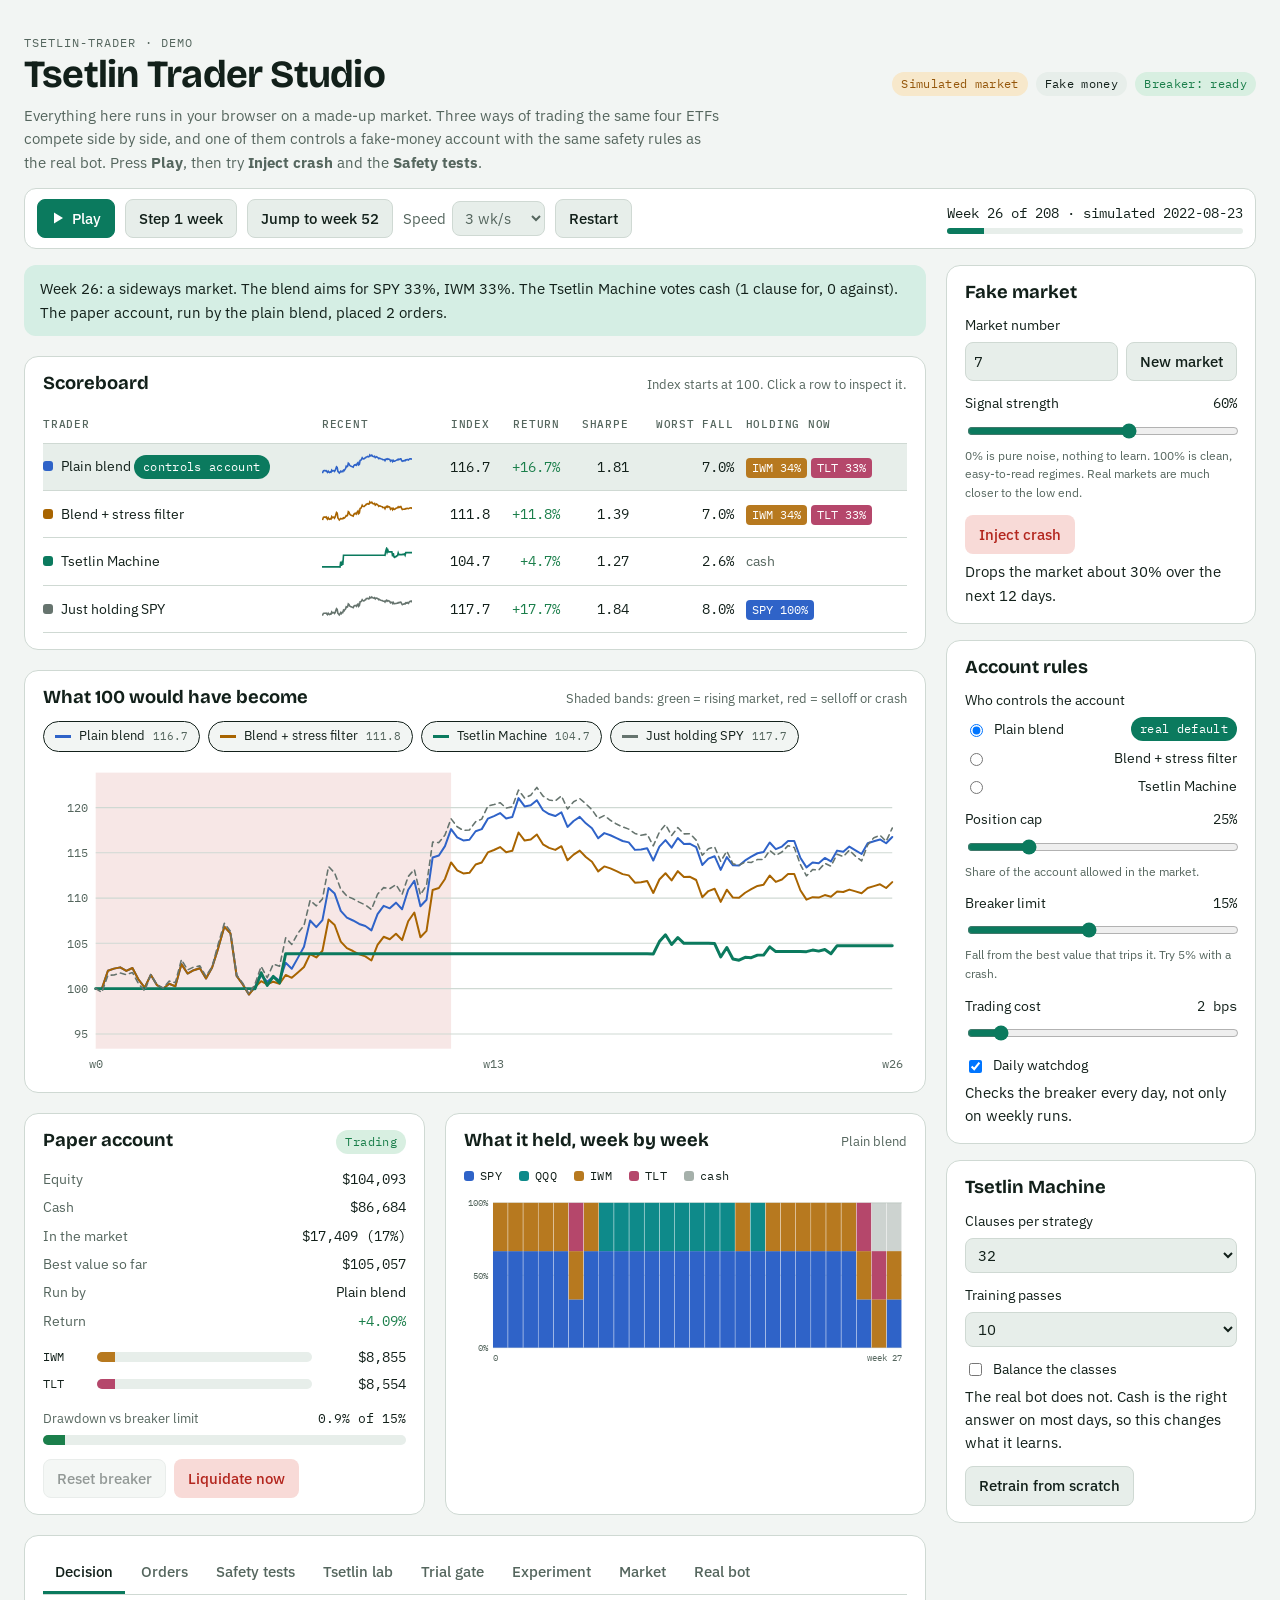
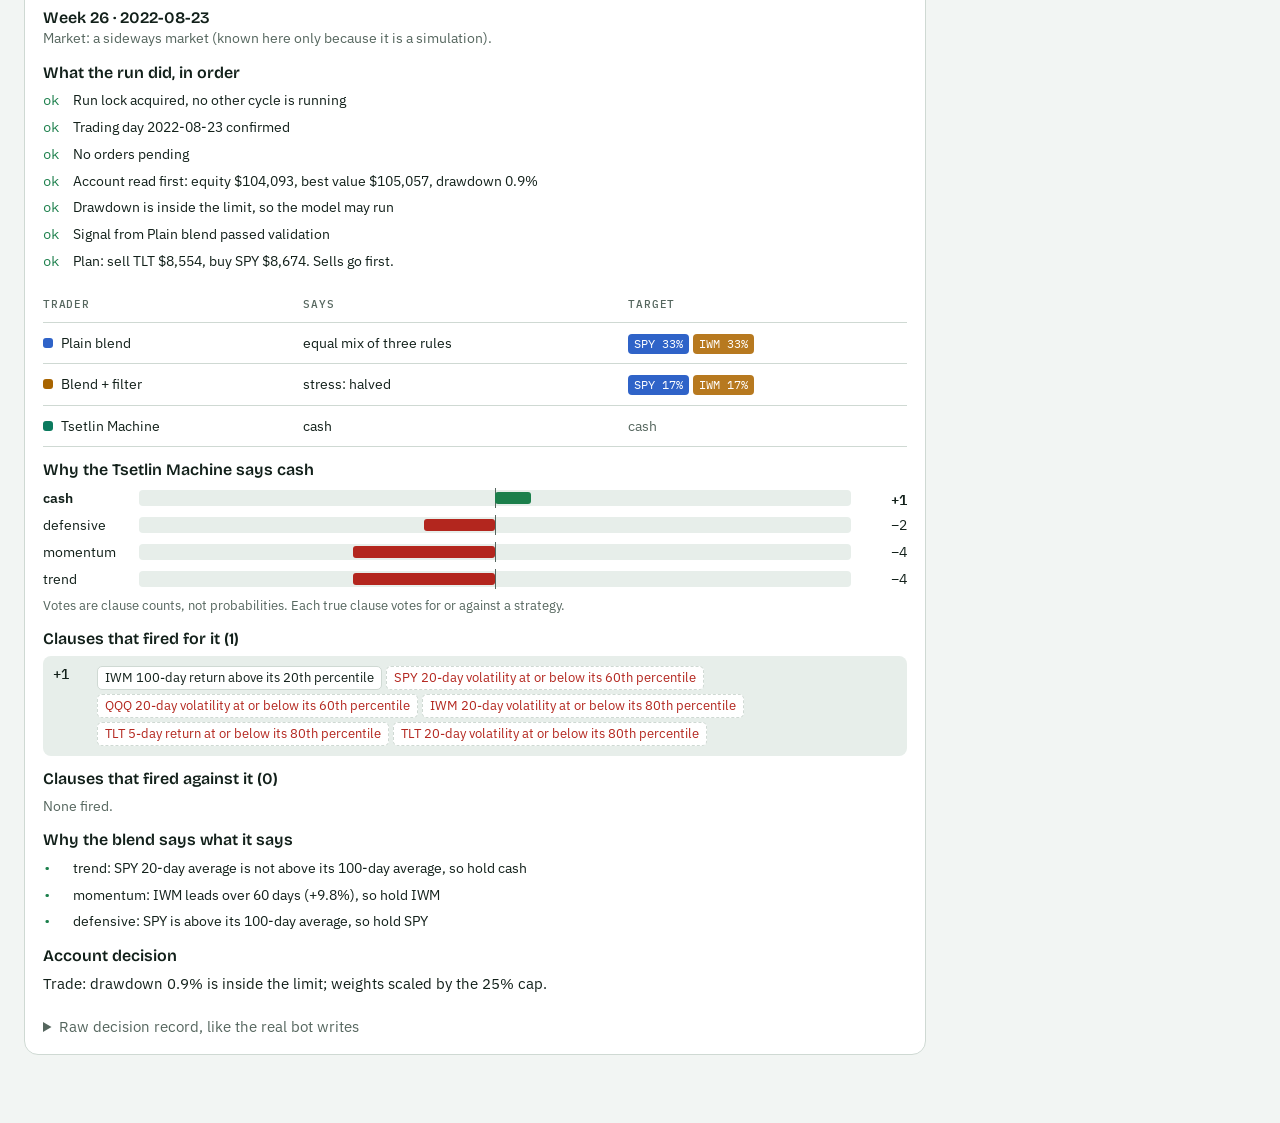
<file: demo/studio.html>
<!doctype html>
<html lang="en">
<head>
<meta charset="utf-8">
<meta name="viewport" content="width=device-width, initial-scale=1">
<title>Tsetlin Trader Studio</title>
<link rel="preconnect" href="https://fonts.googleapis.com">
<link rel="preconnect" href="https://fonts.gstatic.com" crossorigin>
<link href="https://fonts.googleapis.com/css2?family=Bricolage+Grotesque:opsz,wght@12..96,600;12..96,700&family=IBM+Plex+Sans:wght@400;500;600&family=IBM+Plex+Mono:wght@400;500&display=swap" rel="stylesheet">
<style>
:root{
  --bg:#F2F5F3; --surface:#FFFFFF; --surface2:#E7EEEA; --ink:#12201A; --muted:#55665E; --line:#CFD9D3;
  --accent:#0B7A5E; --accent-soft:#D5EEE4; --accent-ink:#FFFFFF;
  --good:#1B7F4B; --good-soft:#D8EFE1; --bad:#B3261E; --bad-soft:#F8DAD7; --warn:#94560A; --warn-soft:#F7E8CB;
  --c-blend:#2F63C8; --c-filter:#A86400; --c-tm:#0B7A5E; --c-spy:#66746E;
  --a-SPY:#2F63C8; --a-QQQ:#0E8A8A; --a-IWM:#B7791F; --a-TLT:#B5476B; --a-cash:#A5B0AA;
  --band-good:rgba(27,127,75,.09); --band-bad:rgba(179,38,30,.11);
  --code-bg:#12201A; --code-ink:#DDEBE3;
  --display:"Bricolage Grotesque","Segoe UI",system-ui,sans-serif;
  --body:"IBM Plex Sans","Segoe UI",system-ui,sans-serif;
  --mono:"IBM Plex Mono",ui-monospace,Consolas,monospace;
}
@media (prefers-color-scheme: dark){
  :root:not([data-theme="light"]){
    --bg:#0E1512; --surface:#151F1A; --surface2:#1C2924; --ink:#E4EEE8; --muted:#94A79D; --line:#2A3932;
    --accent:#3FCF9F; --accent-soft:#12352A; --accent-ink:#06130E;
    --good:#4FD08A; --good-soft:#123522; --bad:#FF8A80; --bad-soft:#3B1815; --warn:#E6A94B; --warn-soft:#38290F;
    --c-blend:#7BA6FF; --c-filter:#E6A94B; --c-tm:#3FCF9F; --c-spy:#9AA8A2;
    --a-SPY:#7BA6FF; --a-QQQ:#4FC9C9; --a-IWM:#E6A94B; --a-TLT:#F08BAE; --a-cash:#5C6B64;
    --band-good:rgba(79,208,138,.08); --band-bad:rgba(255,138,128,.10);
    --code-bg:#0A100D; --code-ink:#DDEBE3;
  }
}
:root[data-theme="dark"]{
  --bg:#0E1512; --surface:#151F1A; --surface2:#1C2924; --ink:#E4EEE8; --muted:#94A79D; --line:#2A3932;
  --accent:#3FCF9F; --accent-soft:#12352A; --accent-ink:#06130E;
  --good:#4FD08A; --good-soft:#123522; --bad:#FF8A80; --bad-soft:#3B1815; --warn:#E6A94B; --warn-soft:#38290F;
  --c-blend:#7BA6FF; --c-filter:#E6A94B; --c-tm:#3FCF9F; --c-spy:#9AA8A2;
  --a-SPY:#7BA6FF; --a-QQQ:#4FC9C9; --a-IWM:#E6A94B; --a-TLT:#F08BAE; --a-cash:#5C6B64;
  --band-good:rgba(79,208,138,.08); --band-bad:rgba(255,138,128,.10);
  --code-bg:#0A100D; --code-ink:#DDEBE3;
}
*{box-sizing:border-box}
body{background:var(--bg);color:var(--ink);font-family:var(--body);font-size:15px;line-height:1.55;padding-inline:16px;padding-block:0 60px}
.app{max-width:1320px;margin-inline:auto}
h1,h2,h3{font-family:var(--display);line-height:1.15;margin:0;text-wrap:balance}
h1{font-size:clamp(1.7rem,4vw,2.4rem);letter-spacing:-.02em}
h2{font-size:1.15rem;font-weight:700}
h3{font-size:1rem;font-weight:600}
p{margin:0}
code,.mono{font-family:var(--mono);font-size:.86em}
.muted{color:var(--muted)}
.eyebrow{font-family:var(--mono);font-size:.72rem;letter-spacing:.09em;text-transform:uppercase;color:var(--muted)}
.num{font-family:var(--mono);font-variant-numeric:tabular-nums}
button,select,input{font:inherit;color:inherit}
button:focus-visible,select:focus-visible,input:focus-visible,summary:focus-visible,[tabindex]:focus-visible{outline:2px solid var(--accent);outline-offset:2px}

/* top */
.top{display:flex;flex-wrap:wrap;gap:10px 24px;align-items:flex-end;justify-content:space-between;padding-block:26px 8px}
.badges{display:flex;flex-wrap:wrap;gap:8px}
.pill{display:inline-flex;align-items:center;gap:6px;font-family:var(--mono);font-size:.72rem;letter-spacing:.03em;padding:3px 9px;border-radius:999px;background:var(--surface2);color:var(--ink);white-space:nowrap}
.pill.sim{background:var(--warn-soft);color:var(--warn)}
.pill.good{background:var(--good-soft);color:var(--good)}
.pill.bad{background:var(--bad-soft);color:var(--bad)}
.pill.accent{background:var(--accent);color:var(--accent-ink)}
.intro{max-width:78ch;color:var(--muted);padding-bottom:14px}

/* transport */
.transport{display:flex;flex-wrap:wrap;gap:8px 10px;align-items:center;padding:10px 12px;background:var(--surface);border:1px solid var(--line);border-radius:12px}
.btn{display:inline-flex;align-items:center;gap:7px;background:var(--surface2);border:1px solid var(--line);border-radius:8px;padding:7px 13px;cursor:pointer;font-weight:500}
.btn:hover{border-color:var(--muted)}
.btn.primary{background:var(--accent);color:var(--accent-ink);border-color:var(--accent)}
.btn.danger{background:var(--bad-soft);color:var(--bad);border-color:transparent}
.btn[disabled]{opacity:.45;cursor:not-allowed}
.btn svg{width:14px;height:14px;fill:currentColor}
.clock{margin-left:auto;display:flex;flex-direction:column;align-items:flex-end;min-width:200px;gap:4px}
.clock .num{font-size:.85rem}
.bar{height:6px;width:100%;background:var(--surface2);border-radius:4px;overflow:hidden}
.bar>i{display:block;height:100%;background:var(--accent);width:0}
select.sm{background:var(--surface2);border:1px solid var(--line);border-radius:8px;padding:6px 8px}

/* layout */
.layout{display:grid;grid-template-columns:minmax(0,1fr) 310px;gap:20px;margin-top:16px;align-items:start}
@media (max-width:1040px){.layout{grid-template-columns:minmax(0,1fr)}}
main{display:flex;flex-direction:column;gap:20px;min-width:0}
.panel{background:var(--surface);border:1px solid var(--line);border-radius:14px;padding:16px 18px;min-width:0}
.panel>header{display:flex;flex-wrap:wrap;justify-content:space-between;align-items:baseline;gap:6px 14px;margin-bottom:12px}
.narr{background:var(--accent-soft);border-radius:12px;padding:12px 16px;font-size:.95rem;min-height:3.2em}
.two{display:grid;grid-template-columns:minmax(0,1fr) minmax(0,1.2fr);gap:20px}
@media (max-width:860px){.two{grid-template-columns:minmax(0,1fr)}}
.scroll{overflow-x:auto}

/* scoreboard */
table{border-collapse:collapse;width:100%;font-size:.9rem}
th,td{text-align:left;padding:9px 12px 9px 0;border-bottom:1px solid var(--line);vertical-align:middle}
th{font-family:var(--mono);font-weight:500;font-size:.7rem;letter-spacing:.07em;text-transform:uppercase;color:var(--muted);white-space:nowrap}
td.r,th.r{text-align:right}
tr.row{cursor:pointer}
tr.row:hover td{background:var(--surface2)}
tr.sel td{background:var(--surface2)}
.dot{display:inline-block;width:10px;height:10px;border-radius:3px;margin-right:8px;background:var(--c)}
.wp{display:inline-flex;gap:4px;flex-wrap:wrap}
.wp span{font-family:var(--mono);font-size:.72rem;padding:1px 6px;border-radius:4px;color:#fff;background:var(--c)}
.pos{color:var(--good)} .neg{color:var(--bad)}

/* charts */
.chart{position:relative}
.chart svg{width:100%;height:auto;display:block}
.grid{stroke:var(--line);stroke-width:1}
.ax{fill:var(--muted);font:11px var(--mono)}
.band.good{fill:var(--band-good)} .band.bad{fill:var(--band-bad)}
.tip{position:absolute;pointer-events:none;background:var(--ink);color:var(--bg);border-radius:8px;padding:8px 10px;font-size:.78rem;line-height:1.45;z-index:5;max-width:240px}
.tip b{font-family:var(--mono);font-weight:500}
.legend{display:flex;flex-wrap:wrap;gap:6px 8px;margin-bottom:8px}
.lg{display:inline-flex;align-items:center;gap:8px;background:var(--bg);border:1.5px solid var(--line);border-radius:999px;padding:4px 11px;cursor:pointer;font-size:.82rem}
.lg[aria-pressed="true"]{border-color:var(--ink)}
.lg[aria-pressed="false"]{opacity:.5}
.lg i{width:16px;height:0;border-top:3px solid var(--c)}
.lg small{font-family:var(--mono);color:var(--muted)}

/* account */
.kv{display:grid;grid-template-columns:auto 1fr;gap:6px 14px;font-size:.9rem}
.kv dt{color:var(--muted)} .kv dd{margin:0;text-align:right}
.poslist{display:flex;flex-direction:column;gap:6px;margin-top:10px}
.posrow{display:grid;grid-template-columns:44px 1fr 84px;gap:10px;align-items:center;font-size:.85rem}
.gauge{height:10px;background:var(--surface2);border-radius:6px;overflow:hidden;position:relative}
.gauge>i{display:block;height:100%;background:var(--good)}
.gauge.hot>i{background:var(--warn)} .gauge.tripped>i{background:var(--bad)}

/* tabs */
.tabs{display:flex;flex-wrap:wrap;gap:4px;border-bottom:1px solid var(--line);margin-bottom:14px}
.tab{background:none;border:none;border-bottom:3px solid transparent;padding:8px 12px;cursor:pointer;color:var(--muted);font-weight:500}
.tab[aria-selected="true"]{color:var(--ink);border-bottom-color:var(--accent)}
.stack{display:flex;flex-direction:column;gap:14px}
.steps{list-style:none;margin:0;padding:0;display:flex;flex-direction:column;gap:5px;font-size:.88rem}
.steps li{display:grid;grid-template-columns:22px 1fr;gap:8px}
.tick{color:var(--good);font-family:var(--mono)}
.tick.bad{color:var(--bad)}
.votes{display:flex;flex-direction:column;gap:6px}
.vrow{display:grid;grid-template-columns:86px 1fr 46px;gap:10px;align-items:center;font-size:.85rem}
.vrow.win{font-weight:600}
.vtrack{height:16px;position:relative;background:var(--surface2);border-radius:4px}
.vtrack .z{position:absolute;top:-2px;bottom:-2px;width:1px;background:var(--muted)}
.vtrack i{position:absolute;top:2px;bottom:2px;border-radius:3px}
.cl{display:grid;grid-template-columns:34px 1fr;gap:10px;padding:8px 10px;border-radius:8px;background:var(--surface2);font-size:.86rem}
.cl.against{background:var(--bad-soft)}
.cl .cv{font-family:var(--mono);font-weight:500}
.lit{display:inline-block;background:var(--surface);border:1px solid var(--line);border-radius:5px;padding:1px 7px;margin:2px 4px 2px 0;font-size:.8rem}
.lit.neg{border-style:dashed}
.tag{font-family:var(--mono);font-size:.7rem;padding:1px 6px;border-radius:4px;background:var(--surface2)}
.tag.buy{background:var(--good-soft);color:var(--good)} .tag.sell{background:var(--bad-soft);color:var(--bad)}
.scen{display:grid;grid-template-columns:1fr auto;gap:8px 14px;padding:12px 0;border-bottom:1px solid var(--line)}
.scen pre{grid-column:1 / -1}
pre{background:var(--code-bg);color:var(--code-ink);border-radius:10px;padding:11px 13px;overflow:auto;margin:0;font-family:var(--mono);font-size:.78rem;line-height:1.55;max-height:280px}
details summary{cursor:pointer;color:var(--muted);margin-top:6px}
textarea{width:100%;min-height:150px;background:var(--code-bg);color:var(--code-ink);border:1px solid var(--line);border-radius:10px;padding:11px;font-family:var(--mono);font-size:.8rem}

/* side */
.side{display:flex;flex-direction:column;gap:16px}
.ctl{display:flex;flex-direction:column;gap:6px;margin-bottom:12px}
.ctl label{display:flex;justify-content:space-between;font-size:.85rem}
.ctl .hint{font-size:.76rem;color:var(--muted)}
input[type=range]{width:100%;accent-color:var(--accent)}
input[type=number]{width:100%;background:var(--surface2);border:1px solid var(--line);border-radius:8px;padding:6px 8px}
.row2{display:flex;gap:8px;flex-wrap:wrap}
.radio{display:flex;flex-direction:column;gap:6px}
.radio label{display:flex;gap:8px;align-items:center;font-size:.9rem;cursor:pointer}
.chk{display:flex;gap:8px;align-items:center;font-size:.88rem;cursor:pointer}
.boot{position:fixed;inset:0;background:var(--bg);z-index:50;display:flex;flex-direction:column;align-items:center;justify-content:center;gap:14px;text-align:center;padding:24px}
.boot .bar{max-width:320px}
.boot[hidden]{display:none}
@media (prefers-reduced-motion:no-preference){.bar>i,.gauge>i{transition:width .3s ease}}
</style>

</head>
<body>
<div class="boot" id="boot"><h2>Training the Tsetlin Machine</h2><p class="muted" id="bootmsg">Building a made-up market and learning from 3 years of it.</p><div class="bar"><i id="bootbar"></i></div></div>

<div class="app">
  <header class="top">
    <div>
      <p class="eyebrow">tsetlin-trader &middot; demo</p>
      <h1>Tsetlin Trader Studio</h1>
    </div>
    <div class="badges">
      <span class="pill sim">Simulated market</span>
      <span class="pill">Fake money</span>
      <span class="pill" id="pillBreaker">Breaker: ready</span>
    </div>
  </header>
  <p class="intro">Everything here runs in your browser on a made-up market. Three ways of trading the same four ETFs compete side by side, and one of them controls a fake-money account with the same safety rules as the real bot. Press <b>Play</b>, then try <b>Inject crash</b> and the <b>Safety tests</b>.</p>

  <div class="transport" role="group" aria-label="Simulation controls">
    <button class="btn primary" id="btnPlay"><svg viewBox="0 0 14 14" aria-hidden="true"><path d="M3 1.5v11l9-5.5z"/></svg><span>Play</span></button>
    <button class="btn" id="btnStep">Step 1 week</button>
    <button class="btn" id="btnFF">Jump to week 52</button>
    <label class="muted" style="display:flex;gap:6px;align-items:center">Speed
      <select class="sm" id="selSpeed" aria-label="Speed in weeks per second"><option value="1">1 wk/s</option><option value="3" selected>3 wk/s</option><option value="8">8 wk/s</option><option value="20">20 wk/s</option></select></label>
    <button class="btn" id="btnRestart">Restart</button>
    <div class="clock"><span class="num" id="clockText">Week 0 of 208</span><div class="bar" aria-hidden="true"><i id="clockBar"></i></div></div>
  </div>

  <div class="layout">
  <main>
    <div class="narr" id="narr" aria-live="polite"></div>

    <section class="panel" aria-labelledby="hScore">
      <header><h2 id="hScore">Scoreboard</h2><span class="muted" style="font-size:.82rem">Index starts at 100. Click a row to inspect it.</span></header>
      <div class="scroll"><table id="score"></table></div>
    </section>

    <section class="panel" aria-labelledby="hEq">
      <header><h2 id="hEq">What 100 would have become</h2><span class="muted" style="font-size:.82rem">Shaded bands: green = rising market, red = selloff or crash</span></header>
      <div class="legend" id="eqLegend"></div>
      <div class="chart" id="eqChart"></div>
    </section>

    <div class="two">
      <section class="panel" aria-labelledby="hAcc">
        <header><h2 id="hAcc">Paper account</h2><span class="pill" id="accPill">Trading</span></header>
        <dl class="kv" id="accKV"></dl>
        <div class="poslist" id="accPos"></div>
        <div style="margin-top:14px">
          <div class="row2" style="justify-content:space-between;font-size:.82rem"><span class="muted">Drawdown vs breaker limit</span><span class="num" id="ddText"></span></div>
          <div class="gauge" id="ddGauge" style="margin-top:6px"><i style="width:0"></i></div>
        </div>
        <div class="row2" style="margin-top:14px">
          <button class="btn" id="btnReset">Reset breaker</button>
          <button class="btn danger" id="btnKill">Liquidate now</button>
        </div>
      </section>
      <section class="panel" aria-labelledby="hAlloc">
        <header><h2 id="hAlloc">What it held, week by week</h2><span class="muted" style="font-size:.82rem" id="allocWho"></span></header>
        <div class="legend" id="allocLegend"></div>
        <div class="chart" id="allocChart"></div>
      </section>
    </div>

    <section class="panel">
      <div class="tabs" role="tablist" id="tabs">
        <button class="tab" role="tab" data-tab="decision" aria-selected="true">Decision</button>
        <button class="tab" role="tab" data-tab="orders" aria-selected="false">Orders</button>
        <button class="tab" role="tab" data-tab="safety" aria-selected="false">Safety tests</button>
        <button class="tab" role="tab" data-tab="lab" aria-selected="false">Tsetlin lab</button>
        <button class="tab" role="tab" data-tab="trial" aria-selected="false">Trial gate</button>
        <button class="tab" role="tab" data-tab="exp" aria-selected="false">Experiment</button>
        <button class="tab" role="tab" data-tab="market" aria-selected="false">Market</button>
        <button class="tab" role="tab" data-tab="real" aria-selected="false">Real bot</button>
      </div>
      <div id="tabBody"></div>
    </section>
  </main>

  <aside class="side" aria-label="Settings">
    <section class="panel">
      <header><h2>Fake market</h2></header>
      <div class="ctl"><label for="inSeed">Market number</label>
        <div class="row2"><input type="number" id="inSeed" min="1" max="99999" step="1" style="flex:1"><button class="btn" id="btnNew">New market</button></div></div>
      <div class="ctl"><label for="inStrength"><span>Signal strength</span><span class="num" id="lblStrength"></span></label>
        <input type="range" id="inStrength" min="0" max="100" step="5">
        <span class="hint">0% is pure noise, nothing to learn. 100% is clean, easy-to-read regimes. Real markets are much closer to the low end.</span></div>
      <button class="btn danger" id="btnCrash">Inject crash</button>
      <span class="hint" style="display:block;margin-top:6px">Drops the market about 30% over the next 12 days.</span>
    </section>

    <section class="panel">
      <header><h2>Account rules</h2></header>
      <div class="ctl"><span style="font-size:.85rem">Who controls the account</span>
        <div class="radio" id="radCtl">
          <label><input type="radio" name="ctl" value="blend"> Plain blend <span class="pill accent" style="margin-left:auto">real default</span></label>
          <label><input type="radio" name="ctl" value="filter"> Blend + stress filter</label>
          <label><input type="radio" name="ctl" value="tm"> Tsetlin Machine</label>
        </div></div>
      <div class="ctl"><label for="inCap"><span>Position cap</span><span class="num" id="lblCap"></span></label><input type="range" id="inCap" min="5" max="100" step="5"><span class="hint">Share of the account allowed in the market.</span></div>
      <div class="ctl"><label for="inDD"><span>Breaker limit</span><span class="num" id="lblDD"></span></label><input type="range" id="inDD" min="3" max="30" step="1"><span class="hint">Fall from the best value that trips it. Try 5% with a crash.</span></div>
      <div class="ctl"><label for="inCost"><span>Trading cost</span><span class="num" id="lblCost"></span></label><input type="range" id="inCost" min="0" max="20" step="1"></div>
      <label class="chk"><input type="checkbox" id="chkWatch"> Daily watchdog</label>
      <span class="hint" style="display:block;margin-top:4px">Checks the breaker every day, not only on weekly runs.</span>
    </section>

    <section class="panel">
      <header><h2>Tsetlin Machine</h2></header>
      <div class="ctl"><label for="selCpc">Clauses per strategy</label><select class="sm" id="selCpc"><option>16</option><option>32</option><option>48</option><option>64</option></select></div>
      <div class="ctl"><label for="selEp">Training passes</label><select class="sm" id="selEp"><option>5</option><option>10</option><option>20</option></select></div>
      <label class="chk"><input type="checkbox" id="chkBal"> Balance the classes</label>
      <span class="hint" style="display:block;margin:4px 0 12px">The real bot does not. Cash is the right answer on most days, so this changes what it learns.</span>
      <button class="btn" id="btnRetrain">Retrain from scratch</button>
    </section>
  </aside>
  </div>
</div>

<script>
'use strict';
/* =================== constants & helpers =================== */
var ASSETS=['SPY','QQQ','IWM','TLT'], CLASSES=['cash','defensive','momentum','trend'];
var WARM=820, LIVE_WEEKS=208, N=WARM+LIVE_WEEKS*5, H=20, DEAD=0.003, T0=WARM-1, STRAT_COST=2, CRASH_DAYS=12;
var UNIVERSE=ASSETS;
function $(id){return document.getElementById(id)}
function esc(s){return String(s).replace(/[&<>"]/g,function(c){return {'&':'&amp;','<':'&lt;','>':'&gt;','"':'&quot;'}[c]})}
function clamp(x,a,b){return Math.min(b,Math.max(a,x))}
function rng(seed){var a=seed>>>0;return function(){a=(a+0x6D2B79F5)>>>0;var t=a;t=Math.imul(t^(t>>>15),t|1);t^=t+Math.imul(t^(t>>>7),t|61);return((t^(t>>>14))>>>0)/4294967296}}
function gauss(r){var u=0;while(u===0)u=r();var v=r();return Math.sqrt(-2*Math.log(u))*Math.cos(2*Math.PI*v)}
function money(x){return '$'+Math.round(x).toLocaleString('en-US')}
function pct(x,d){d=d==null?1:d;return (x*100).toFixed(d)+'%'}
function spct(x,d){d=d==null?1:d;return (x>=0?'+':'−')+Math.abs(x*100).toFixed(d)+'%'}
function sma(a,w){var o=new Float64Array(a.length).fill(NaN),s=0;for(var i=0;i<a.length;i++){s+=a[i];if(i>=w)s-=a[i-w];if(i>=w-1)o[i]=s/w}return o}
function rmax(a,w){var o=new Float64Array(a.length).fill(NaN);for(var i=w-1;i<a.length;i++){var m=-Infinity;for(var j=i-w+1;j<=i;j++)if(a[j]>m)m=a[j];o[i]=m}return o}
function pctchg(a,w){var o=new Float64Array(a.length).fill(NaN);for(var i=w;i<a.length;i++)o[i]=a[i]/a[i-w]-1;return o}
function rstd(r,w,ann){var o=new Float64Array(r.length).fill(NaN);for(var i=w;i<r.length;i++){var m=0;for(var j=i-w+1;j<=i;j++)m+=r[j];m/=w;var v=0;for(j=i-w+1;j<=i;j++)v+=(r[j]-m)*(r[j]-m);o[i]=Math.sqrt(v/(w-1))*ann}return o}
function quantile(sorted,q){var p=(sorted.length-1)*q,lo=Math.floor(p),hi=Math.ceil(p);return sorted[lo]+(sorted[hi]-sorted[lo])*(p-lo)}
function shuffle(a,rnd){for(var i=a.length-1;i>0;i--){var j=Math.floor(rnd()*(i+1)),t=a[i];a[i]=a[j];a[j]=t}return a}
function niceTicks(min,max,count){var span=(max-min)||1,step0=span/count,mag=Math.pow(10,Math.floor(Math.log10(step0))),n=step0/mag,step=(n<1.5?1:n<3?2:n<7?5:10)*mag,t=[];for(var v=Math.ceil(min/step)*step;v<=max+1e-9;v+=step)t.push(+v.toFixed(10));return t}
function fmtW(w,min){var out=[];ASSETS.forEach(function(a){if((w[a]||0)>(min||0.02))out.push(a+' '+Math.round(w[a]*100)+'%')});return out.length?out.join(', '):'cash'}

/* =================== synthetic market =================== */
var REG={calm:{d:.0007,v:.0055,len:[80,220]},bull:{d:.0009,v:.010,len:[60,160]},side:{d:.0001,v:.0075,len:[50,140]},sell:{d:-.0007,v:.016,len:[30,90]},crash:{d:-.0035,v:.030,len:[12,35]},recov:{d:.0013,v:.014,len:[30,80]}};
var NEXT={calm:['bull','side','calm','sell'],bull:['calm','side','sell','bull'],side:['bull','sell','calm'],sell:['crash','recov','side'],crash:['recov'],recov:['bull','calm','side']};
var REGWORD={calm:'a calm, rising market',bull:'a strong rally',side:'a sideways market',sell:'a selloff',crash:'a crash',recov:'a recovery'};
function genMarket(seed,k){
  var rnd=rng(seed*7919+13),g=function(){return gauss(rnd)};
  var r={SPY:[0],QQQ:[0],IWM:[0],TLT:[0]},reg=['calm'],cur='calm';
  while(reg.length<N){
    var d=REG[cur],len=Math.round(d.len[0]+rnd()*(d.len[1]-d.len[0]));
    for(var i=0;i<len&&reg.length<N;i++){
      var m=d.d*k+d.v*g(),td=((cur==='sell'||cur==='crash')?0.00035:0.00005)*k;
      r.SPY.push(Math.expm1(m));r.QQQ.push(Math.expm1(1.15*m+0.004*g()));
      r.IWM.push(Math.expm1(0.95*m+0.005*g()));r.TLT.push(Math.expm1(td-0.22*m+0.0045*g()));
      reg.push(cur);
    }
    cur=NEXT[cur][Math.floor(rnd()*NEXT[cur].length)];
  }
  var dates=[],dt=new Date(Date.UTC(2019,0,2));
  while(dates.length<N){var wd=dt.getUTCDay();if(wd!==0&&wd!==6)dates.push(dt.toISOString().slice(0,10));dt=new Date(dt.getTime()+86400000)}
  return {r:r,reg:reg,dates:dates};
}
var FEATS=[];
ASSETS.forEach(function(a){[5,20,60,100].forEach(function(w){FEATS.push(a+'_ret_'+w)});FEATS.push(a+'_vol_20')});
FEATS.push('SPY_ma_gap_20_100','SPY_drawdown_100','QQQ_vs_SPY_60','IWM_vs_SPY_60','TLT_vs_SPY_20');
var QS=[0.2,0.4,0.6,0.8], NB=FEATS.length*QS.length;
var BITNAMES=[];FEATS.forEach(function(f){QS.forEach(function(q){BITNAMES.push(f+'>q'+Math.round(q*100))})});

function derive(M){
  var r=M.r,P={};
  ASSETS.forEach(function(a){var p=new Float64Array(N);p[0]=100;for(var t=1;t<N;t++)p[t]=p[t-1]*(1+r[a][t]);P[a]=p});
  M.P=P;
  var ma20=sma(P.SPY,20),ma100=sma(P.SPY,100),rm=rmax(P.SPY,100),col={};
  ASSETS.forEach(function(a){[5,20,60,100].forEach(function(w){col[a+'_ret_'+w]=pctchg(P[a],w)});col[a+'_vol_20']=rstd(r[a],20,Math.sqrt(252))});
  col.SPY_ma_gap_20_100=new Float64Array(N);col.SPY_drawdown_100=new Float64Array(N);col.QQQ_vs_SPY_60=new Float64Array(N);col.IWM_vs_SPY_60=new Float64Array(N);col.TLT_vs_SPY_20=new Float64Array(N);
  for(var t=0;t<N;t++){
    col.SPY_ma_gap_20_100[t]=ma20[t]/ma100[t]-1;col.SPY_drawdown_100[t]=P.SPY[t]/rm[t]-1;
    col.QQQ_vs_SPY_60[t]=col.QQQ_ret_60[t]-col.SPY_ret_60[t];col.IWM_vs_SPY_60[t]=col.IWM_ret_60[t]-col.SPY_ret_60[t];col.TLT_vs_SPY_20[t]=col.TLT_ret_20[t]-col.SPY_ret_20[t];
  }
  M.ma20=ma20;M.ma100=ma100;M.col=col;
  M.F=new Array(N).fill(null);
  for(t=100;t<N;t++){var row=new Float64Array(FEATS.length),ok=true;for(var i=0;i<FEATS.length;i++){var v=col[FEATS[i]][t];if(!isFinite(v))ok=false;row[i]=v}if(ok)M.F[t]=row}
  /* strategy streams, exactly the research rules */
  var trendSig=new Uint8Array(N),riskOn=new Uint8Array(N),leader=new Array(N),i2;
  for(t=0;t<N;t++){
    trendSig[t]=ma20[t]>ma100[t]?1:0;riskOn[t]=P.SPY[t]>ma100[t]?1:0;
    if(t>=60){var best='SPY',bv=col.SPY_ret_60[t];['QQQ','IWM'].forEach(function(a){if(col[a+'_ret_60'][t]>bv){bv=col[a+'_ret_60'][t];best=a}});leader[t]=best}else leader[t]='CASH';
  }
  var S3={trend:{g:new Float64Array(N),h:new Array(N)},momentum:{g:new Float64Array(N),h:new Array(N)},defensive:{g:new Float64Array(N),h:new Array(N)}};
  S3.trend.h[0]=S3.momentum.h[0]='CASH';S3.defensive.h[0]='TLT';
  for(t=1;t<N;t++){
    var tp=trendSig[t-1];S3.trend.g[t]=tp?r.SPY[t]:0;S3.trend.h[t]=tp?'SPY':'CASH';
    var ld=leader[t-1];S3.momentum.h[t]=ld;S3.momentum.g[t]=ld==='CASH'?0:r[ld][t];
    var rp=riskOn[t-1];S3.defensive.g[t]=rp?r.SPY[t]:r.TLT[t];S3.defensive.h[t]=rp?'SPY':'TLT';
  }
  var net={};
  ['trend','momentum','defensive'].forEach(function(s){var o=new Float64Array(N);for(var t=1;t<N;t++)o[t]=S3[s].g[t]-(S3[s].h[t]!==S3[s].h[t-1]?STRAT_COST/1e4:0);net[s]=o});
  /* labels: best strategy over the next H days, net of a volatility and drawdown penalty */
  var labels=new Array(N).fill(null);
  for(t=0;t<N-H;t++){
    var u=[];
    ['trend','momentum','defensive'].forEach(function(s){
      var w=1,peak=-Infinity,mdd=0,sum=0,sq=0;
      for(var j=t+1;j<=t+H;j++){var x=net[s][j];w*=1+x;if(w>peak)peak=w;var d=w/peak-1;if(d<mdd)mdd=d;sum+=x;sq+=x*x}
      var mean=sum/H,vr=Math.max(0,sq/H-mean*mean);
      u.push((w-1)-0.15*Math.sqrt(vr)*Math.sqrt(252)-0.20*Math.abs(mdd));
    });
    var names=['trend','momentum','defensive','cash'],uu=u.concat([0]),idx=[0,1,2,3].sort(function(a,b){return uu[b]-uu[a]});
    var win=idx[0],adv=uu[idx[0]]-uu[idx[1]];
    labels[t]=(names[win]!=='cash'&&uu[win]>DEAD&&adv>DEAD)?names[win]:'cash';
  }
  M.labels=labels;
}
/* strategy target weights at day t, same rules as the research code */
function stratWeights(M,s,t){
  if(s==='trend')return M.ma20[t]>M.ma100[t]?{w:{SPY:1},note:'SPY 20-day average is above its 100-day average, so hold SPY'}:{w:{},note:'SPY 20-day average is not above its 100-day average, so hold cash'};
  if(s==='momentum'){var best='SPY',bv=M.col.SPY_ret_60[t];['QQQ','IWM'].forEach(function(a){if(M.col[a+'_ret_60'][t]>bv){bv=M.col[a+'_ret_60'][t];best=a}});var o={};o[best]=1;return {w:o,note:best+' leads over 60 days ('+spct(bv)+'), so hold '+best}}
  if(s==='defensive'){return M.P.SPY[t]>M.ma100[t]?{w:{SPY:1},note:'SPY is above its 100-day average, so hold SPY'}:{w:{TLT:1},note:'SPY is below its 100-day average, so hold bonds (TLT)'}}
  return {w:{},note:'the model chose cash'};
}
function blendAt(M,t){
  var w={},notes=[];
  ['trend','momentum','defensive'].forEach(function(s){var x=stratWeights(M,s,t);notes.push(s+': '+x.note);for(var a in x.w)w[a]=(w[a]||0)+x.w[a]/3});
  return {w:w,notes:notes};
}
function stressAt(M,t){
  var r=M.r.SPY,down=M.col.SPY_ret_60[t]<0;
  function sd(n){var m=0;for(var j=t-n+1;j<=t;j++)m+=r[j];m/=n;var v=0;for(j=t-n+1;j<=t;j++)v+=(r[j]-m)*(r[j]-m);return Math.sqrt(v/(n-1))}
  var s20=sd(20),s60=sd(60);
  return {on:down&&s20>s60,down:down,jumpy:s20>s60};
}

/* =================== a small Tsetlin Machine =================== */
function TM(n,C,cpc,T,s,seed){
  this.n=n;this.C=C;this.cpc=cpc;this.T=T;this.s=s;this.N=100;this.rnd=rng(seed);
  this.ta=new Int16Array(C*cpc*2*n);for(var i=0;i<this.ta.length;i++)this.ta[i]=this.rnd()<.5?this.N:this.N+1;
  this.o1=new Uint8Array(cpc);this.o2=new Uint8Array(cpc);
}
TM.prototype.out=function(c,j,lit,train){
  var m=2*this.n,b=(c*this.cpc+j)*m,ta=this.ta,N=this.N,has=false;
  for(var k=0;k<m;k++){if(ta[b+k]>N){has=true;if(lit[k]===0)return 0}}
  return (has||train)?1:0;
};
TM.prototype.sum=function(c,lit,train,outs){
  var h=this.cpc>>1,s=0;for(var j=0;j<this.cpc;j++){var o=this.out(c,j,lit,train);if(outs)outs[j]=o;s+=j<h?o:-o}
  return clamp(s,-this.T,this.T);
};
TM.prototype.typeI=function(c,j,lit,o){
  var m=2*this.n,b=(c*this.cpc+j)*m,ta=this.ta,rnd=this.rnd,s=this.s,N2=2*this.N;
  if(o===0){for(var k=0;k<m;k++)if(rnd()<1/s&&ta[b+k]>1)ta[b+k]--}
  else{for(k=0;k<m;k++){if(lit[k]===1){if(rnd()<(s-1)/s&&ta[b+k]<N2)ta[b+k]++}else{if(rnd()<1/s&&ta[b+k]>1)ta[b+k]--}}}
};
TM.prototype.typeII=function(c,j,lit,o){
  if(o!==1)return;var m=2*this.n,b=(c*this.cpc+j)*m,ta=this.ta,N=this.N;
  for(var k=0;k<m;k++)if(lit[k]===0&&ta[b+k]<=N)ta[b+k]++;
};
TM.prototype.update=function(lit,y){
  var T=this.T,h=this.cpc>>1,rnd=this.rnd,sY=this.sum(y,lit,true,this.o1),pY=(T-sY)/(2*T),j;
  for(j=0;j<this.cpc;j++)if(rnd()<pY){if(j<h)this.typeI(y,j,lit,this.o1[j]);else this.typeII(y,j,lit,this.o1[j])}
  var c2;do{c2=Math.floor(rnd()*this.C)}while(c2===y);
  var sN=this.sum(c2,lit,true,this.o2),pN=(T+sN)/(2*T);
  for(j=0;j<this.cpc;j++)if(rnd()<pN){if(j<h)this.typeII(c2,j,lit,this.o2[j]);else this.typeI(c2,j,lit,this.o2[j])}
};
TM.prototype.predict=function(lit){
  var sums=[],best=0;for(var c=0;c<this.C;c++){sums.push(this.sum(c,lit,false,null));if(sums[c]>sums[best])best=c}
  return {cls:best,sums:sums};
};
TM.prototype.fired=function(c,lit){
  var h=this.cpc>>1,res=[],m=2*this.n;
  for(var j=0;j<this.cpc;j++)if(this.out(c,j,lit,false)===1){
    var b=(c*this.cpc+j)*m,ls=[];for(var k=0;k<m;k++)if(this.ta[b+k]>this.N)ls.push(k);
    res.push({j:j,pos:j<h,lits:ls});
  }
  return res;
};
TM.prototype.included=function(){var n=0,N=this.N;for(var i=0;i<this.ta.length;i++)if(this.ta[i]>N)n++;return n};
function toLit(bits){var n=bits.length,l=new Uint8Array(2*n);for(var i=0;i<n;i++){l[i]=bits[i];l[n+i]=1-bits[i]}return l}
function litText(k){
  var neg=k>=NB,name=BITNAMES[neg?k-NB:k],parts=name.split('>q'),f=parts[0],q=parts[1],m,base=f;
  if((m=f.match(/^(\w+)_ret_(\d+)$/)))base=m[1]+' '+m[2]+'-day return';
  else if((m=f.match(/^(\w+)_vol_20$/)))base=m[1]+' 20-day volatility';
  else if(f==='SPY_ma_gap_20_100')base='SPY 20-day vs 100-day average gap';
  else if(f==='SPY_drawdown_100')base='SPY drop from its 100-day high';
  else if((m=f.match(/^(QQQ|IWM)_vs_SPY_60$/)))base=m[1]+' minus SPY, 60-day return';
  else if(f==='TLT_vs_SPY_20')base='TLT minus SPY, 20-day return';
  return {text:base+(neg?' at or below':' above')+' its '+q+'th percentile',neg:neg,raw:name};
}

/* =================== simulation state =================== */
var DEF={seed:7,strength:60,cap:25,dd:15,cost:2,watch:true,ctl:'blend',cpc:32,ep:10,T:10,s:4.0,bal:false};
var S={cfg:Object.assign({},DEF),M:null,t:T0,books:null,spy:null,acct:null,orders:[],entries:[],tm:null,view:'blend',tab:'decision',timer:null,playing:false,busy:true,vis:{blend:true,filter:true,tm:true,spy:true},chaos:{},orderSeq:0};
var BOOKDEF=[{id:'blend',name:'Plain blend',cls:'--c-blend'},{id:'filter',name:'Blend + stress filter',cls:'--c-filter'},{id:'tm',name:'Tsetlin Machine',cls:'--c-tm'}];

function newBooks(){var b={};BOOKDEF.forEach(function(d){b[d.id]={id:d.id,name:d.name,cls:d.cls,cash:1,hold:{},pending:null,vals:[1],peak:1,weekVals:[1],allocs:[],strat:[]}});return b}
function bookVal(b){var v=b.cash;for(var a in b.hold)v+=b.hold[a];return v}
function markHold(h,t){for(var a in h)h[a]*=1+S.M.r[a][t]}
function rebalanceBook(b,w){
  var V=bookVal(b),tv=0,turn=0,all={};
  ASSETS.forEach(function(a){var tgt=V*(w[a]||0);turn+=Math.abs(tgt-(b.hold[a]||0))});
  V-=turn*S.cfg.cost/1e4;b.hold={};
  ASSETS.forEach(function(a){if((w[a]||0)>0){b.hold[a]=V*w[a];tv+=b.hold[a]}});
  b.cash=V-tv;
}
function newAcct(){return {cash:100000,hold:{},peak:100000,halted:false,pending:[],vals:[100000],trips:0}}
function acctEq(A){var v=A.cash;for(var a in A.hold)v+=A.hold[a];return v}

function validateWeights(w){
  var tot=0;
  for(var s in w){
    if(UNIVERSE.indexOf(s)<0)throw new Error('symbol '+s+' is outside the universe');
    if(!isFinite(w[s])||w[s]<0)throw new Error('weight for '+s+' must be finite and >= 0, got '+w[s]);
    tot+=w[s];
  }
  if(tot>1+1e-6)throw new Error('weights must sum to <= 1.0, got '+tot.toFixed(2));
  return true;
}
function planRebalance(cur,tgt,equity,universe,band){
  band=band==null?0.005:band;
  for(var s in tgt)if(universe.indexOf(s)<0)throw new Error('target contains a symbol outside the universe: '+s);
  var thr=band*equity,sells=[],buys=[],ignored=[];
  for(s in cur)if(universe.indexOf(s)<0)ignored.push(s);
  var syms={};for(s in cur)if(universe.indexOf(s)>=0)syms[s]=1;for(s in tgt)syms[s]=1;
  Object.keys(syms).sort().forEach(function(s){
    var held=cur[s]||0,want=tgt[s]||0,d=want-held;
    if(want<=0&&held>0)sells.push({sym:s,side:'sell',notional:held,closeAll:true});
    else if(d>thr)buys.push({sym:s,side:'buy',notional:d});
    else if(-d>thr)sells.push({sym:s,side:'sell',notional:-d});
  });
  return {trades:sells.concat(buys),ignored:ignored.sort()};
}

/* =================== TM training & prediction =================== */
function encode(row){var b=new Uint8Array(NB),i=0;for(var f=0;f<FEATS.length;f++)for(var q=0;q<QS.length;q++)b[i++]=row[f]>S.tm.thr[f][q]?1:0;return b}
function rowFor(i){return {lit:toLit(encode(S.M.F[i])),y:CLASSES.indexOf(S.M.labels[i])}}
function balanced(rows,rnd){
  var by=[[],[],[],[]];rows.forEach(function(r){by[r.y].push(r)});
  var per=Math.round(rows.length/4),out=[];
  by.forEach(function(L){if(!L.length)return;shuffle(L,rnd);for(var i=0;i<per;i++)out.push(L[i%L.length])});
  return out;
}
function fitRows(rows,epochs,onEpoch){
  var tm=S.tm.model,rnd=tm.rnd;
  for(var e=0;e<epochs;e++){
    var list=S.cfg.bal?balanced(rows,rnd):rows.slice();shuffle(list,rnd);
    for(var i=0;i<list.length;i++)tm.update(list[i].lit,list[i].y);
    if(onEpoch)onEpoch(e,list);
  }
}
function trainAcc(rows){
  var tm=S.tm.model,n=Math.min(250,rows.length),hit=0,step=Math.max(1,Math.floor(rows.length/n)),c=0;
  for(var i=0;i<rows.length&&c<n;i+=step,c++)if(tm.predict(rows[i].lit).cls===rows[i].y)hit++;
  return c?hit/c:0;
}
async function tmTrainInitial(progress){
  var cfg=S.cfg,M=S.M,last=S.t-H,rows=[],vals=[],i,f;
  for(i=100;i<=last;i++)if(M.F[i]&&M.labels[i])rows.push(i);
  var thr=[];
  for(f=0;f<FEATS.length;f++){var col=rows.map(function(k){return M.F[k][f]}).sort(function(a,b){return a-b});thr.push(QS.map(function(q){return quantile(col,q)}))}
  S.tm={model:new TM(NB,4,cfg.cpc,cfg.T,cfg.s,cfg.seed+1),thr:thr,rows:[],trainedThrough:last,curve:[],preds:[],hits:0,tot:0,cashHits:0};
  rows.forEach(function(k){S.tm.rows.push(rowFor(k))});
  var counts=[0,0,0,0];S.tm.rows.forEach(function(r){counts[r.y]++});S.tm.counts=counts;
  for(var e=0;e<cfg.ep;e++){
    fitRows(S.tm.rows,1);
    S.tm.curve.push(trainAcc(S.tm.rows));
    if(progress)progress((e+1)/cfg.ep);
    await new Promise(function(r){setTimeout(r,0)});
  }
}
function tmSync(){
  var tm=S.tm,M=S.M,last=S.t-H,rnd=tm.model.rnd,fresh=[];
  for(var i=tm.trainedThrough+1;i<=last;i++){if(i<100||!M.labels[i])continue;fresh.push(rowFor(i));tm.counts[fresh[fresh.length-1].y]++}
  tm.trainedThrough=Math.max(tm.trainedThrough,last);
  /* score old predictions whose outcome is now known */
  tm.preds=tm.preds.filter(function(p){
    if(p.i>last)return true;var y=M.labels[p.i];if(!y)return false;tm.tot++;if(CLASSES[p.cls]===y)tm.hits++;if(y==='cash')tm.cashHits++;return false;
  });
  if(!fresh.length)return;
  var pool=tm.rows,replay=[];for(var k=0;k<150&&pool.length;k++)replay.push(pool[Math.floor(rnd()*pool.length)]);
  tm.rows=pool.concat(fresh);
  var list=fresh.concat(replay);if(S.cfg.bal)list=balanced(list,rnd);shuffle(list,rnd);
  for(k=0;k<list.length;k++)tm.model.update(list[k].lit,list[k].y);
}
function tmSignal(t){
  var tm=S.tm,M=S.M,lit=toLit(encode(M.F[t])),p=tm.model.predict(lit),strat=CLASSES[p.cls],sw=stratWeights(M,strat,t);
  var fired=tm.model.fired(p.cls,lit),pro=[],con=[];
  fired.forEach(function(c){(c.pos?pro:con).push(c)});
  function pick(list,n){return list.sort(function(a,b){return a.lits.length-b.lits.length}).slice(0,n).map(function(c){return c.lits.map(litText)})}
  tm.preds.push({i:t,cls:p.cls});
  var votes={};CLASSES.forEach(function(c,i){votes[c]=p.sums[i]});
  return {w:sw.w,strategy:strat,note:sw.note,votes:votes,nFor:pro.length,nAgainst:con.length,pro:pick(pro,4),con:pick(con,3)};
}

/* =================== weekly cycle =================== */
function computeSignals(t){
  var M=S.M,bl=blendAt(M,t),st=stressAt(M,t),scale=st.on?0.5:1,fw={};
  for(var a in bl.w)fw[a]=bl.w[a]*scale;
  var tmSig=tmSignal(t);
  return {
    blend:{w:bl.w,notes:bl.notes},
    filter:{w:fw,stress:st,notes:['stress rule: SPY down over 60 days '+(st.down?'yes':'no')+', volatility rising '+(st.jumpy?'yes':'no')+(st.on?' so the blend is halved':' so the blend is kept at full size')]},
    tm:tmSig
  };
}
function mkOrder(cycleDate,tr,week){
  S.orderSeq++;
  var id=('tt-'+cycleDate+'-'+tr.sym+'-'+tr.side).slice(0,48);
  return {n:S.orderSeq,week:week,date:cycleDate,sym:tr.sym,side:tr.side,notional:tr.notional,closeAll:!!tr.closeAll,status:'submitted',clientId:id};
}
function cycle(){
  var t=S.t,M=S.M,A=S.acct,cfg=S.cfg,week=(t-T0)/5,date=M.dates[t];
  var steps=[];
  steps.push({ok:true,t:'Run lock acquired, no other cycle is running'});
  steps.push({ok:true,t:'Trading day '+date+' confirmed'});
  if(A.pending.length)steps.push({ok:false,t:'Orders from the last cycle are still pending: they will settle first'});else steps.push({ok:true,t:'No orders pending'});
  var eq=acctEq(A);if(eq>A.peak)A.peak=eq;var dd=1-eq/A.peak;
  var decision,reason,tgtW={};
  steps.push({ok:true,t:'Account read first: equity '+money(eq)+', best value '+money(A.peak)+', drawdown '+pct(dd)});
  var sig=null;
  if(A.halted){decision='halt';reason='the breaker is already tripped and stays off until a human resets it';steps.push({ok:false,t:'Breaker is tripped: liquidate and stop, no model needed'})}
  else if(dd>=cfg.dd/100){A.halted=true;A.trips++;decision='halt';reason='drawdown '+pct(dd)+' reached the limit of '+cfg.dd+'%';steps.push({ok:false,t:'Breaker trips: drawdown '+pct(dd)+' is at or above '+cfg.dd+'%. Liquidating to cash'})}
  else steps.push({ok:true,t:'Drawdown is inside the limit, so the model may run'});
  sig=computeSignals(t);
  S.books.blend.pending=sig.blend.w;S.books.filter.pending=sig.filter.w;S.books.tm.pending=sig.tm.w;
  BOOKDEF.forEach(function(d){var b=S.books[d.id];b.allocs.push(sig[d.id].w);b.strat.push(d.id==='tm'?sig.tm.strategy:d.id)});
  if(!A.halted){
    var w=sig[cfg.ctl].w;
    try{validateWeights(w)}catch(e){steps.push({ok:false,t:'Signal rejected: '+e.message});w={};}
    tgtW=w;decision='trade';reason='drawdown '+pct(dd)+' is inside the limit; weights scaled by the '+cfg.cap+'% cap';steps.push({ok:true,t:'Signal from '+BOOKDEF.filter(function(d){return d.id===cfg.ctl})[0].name+' passed validation'});
  }
  var target={};for(var s in tgtW)target[s]=eq*tgtW[s]*(cfg.cap/100);
  var cur={};for(s in A.hold)cur[s]=A.hold[s];
  var plan=planRebalance(cur,target,eq,UNIVERSE);
  var created=plan.trades.map(function(tr){var o=mkOrder(date,tr,week);S.orders.push(o);return o});
  A.pending=created;
  steps.push({ok:true,t:created.length?'Plan: '+created.map(function(o){return o.side+' '+o.sym+' '+money(o.notional)}).join(', ')+'. Sells go first.':'Plan: already at target, no orders'});
  var entry={week:week,day:t,date:date,regime:M.reg[t],steps:steps,signals:sig,account:{controller:cfg.ctl,decision:decision,reason:reason,equity:eq,peak:A.peak,drawdown:dd,target:tgtW,cap:cfg.cap,orders:created.map(function(o){return o.clientId})}};
  S.entries.push(entry);
  return entry;
}
function executePending(t){
  var A=S.acct;if(!A.pending.length)return;
  var list=A.pending.slice().sort(function(a,b){return (a.side==='sell'?0:1)-(b.side==='sell'?0:1)}),fee=S.cfg.cost/1e4;
  list.forEach(function(o){
    if(o.side==='sell'){
      var held=A.hold[o.sym]||0,amt=o.closeAll?held:Math.min(o.notional,held);
      if(amt<=1e-6){o.status='skipped_no_position';return}
      A.hold[o.sym]=held-amt;if(A.hold[o.sym]<1e-6)delete A.hold[o.sym];A.cash+=amt*(1-fee);o.filled=amt;o.status='filled';
    }else{
      var amt2=o.notional;if(amt2*(1+fee)>A.cash+1e-6){o.status='skipped_insufficient_cash';return}
      A.cash-=amt2*(1+fee);A.hold[o.sym]=(A.hold[o.sym]||0)+amt2;o.filled=amt2;o.status='filled';
    }
    o.fillDate=S.M.dates[t];
  });
  A.pending=[];
}
function stepDay(){
  var t=++S.t,A=S.acct,M=S.M;
  BOOKDEF.forEach(function(d){
    var b=S.books[d.id];markHold(b.hold,t);
    if(b.pending){rebalanceBook(b,b.pending);b.pending=null}
    var v=bookVal(b);b.vals.push(v);if(v>b.peak)b.peak=v;
  });
  S.spy.push(M.P.SPY[t]/M.P.SPY[T0]);
  markHold(A.hold,t);executePending(t);
  var eq=acctEq(A);A.vals.push(eq);
  if(S.cfg.watch&&!A.halted){
    if(eq>A.peak)A.peak=eq;
    if(1-eq/A.peak>=S.cfg.dd/100){
      A.halted=true;A.trips++;
      var ords=Object.keys(A.hold).map(function(s){return mkOrder(M.dates[t],{sym:s,side:'sell',notional:A.hold[s],closeAll:true},(t-T0)/5)});
      ords.forEach(function(o){S.orders.push(o)});A.pending=ords;
      S.entries.push({week:(t-T0)/5,day:t,date:M.dates[t],regime:M.reg[t],watchdog:true,steps:[{ok:false,t:'Daily watchdog: drawdown '+pct(1-eq/A.peak)+' reached the '+S.cfg.dd+'% limit. Liquidating at the next close, no weekly run needed.'}],signals:null,account:{controller:S.cfg.ctl,decision:'halt',reason:'watchdog',equity:eq,peak:A.peak,drawdown:1-eq/A.peak,target:{},cap:S.cfg.cap,orders:ords.map(function(o){return o.clientId})}});
    }
  }
}
function stepWeek(){
  if(S.t+5>N-1)return false;
  for(var i=0;i<5;i++)stepDay();
  BOOKDEF.forEach(function(d){S.books[d.id].weekVals.push(bookVal(S.books[d.id]))});
  tmSync();cycle();
  return true;
}

/* =================== stats & gate =================== */
function stats(vals){
  var n=vals.length-1;if(n<2)return {ret:0,sharpe:0,mdd:0};
  var m=0,sq=0,peak=vals[0],mdd=0;
  for(var i=1;i<vals.length;i++){var r=vals[i]/vals[i-1]-1;m+=r;sq+=r*r;if(vals[i]>peak)peak=vals[i];var d=1-vals[i]/peak;if(d>mdd)mdd=d}
  m/=n;var sd=Math.sqrt(Math.max(0,sq/n-m*m));
  return {ret:vals[vals.length-1]/vals[0]-1,sharpe:sd>0?m/sd*Math.sqrt(252):0,mdd:mdd};
}
function blockLower(ex,seed,B,blk){
  var rnd=rng(seed),n=ex.length,means=[];
  for(var b=0;b<B;b++){var s=0,c=0;while(c<n){var st=Math.floor(rnd()*(n-blk+1));for(var k=0;k<blk&&c<n;k++,c++)s+=ex[st+k]}means.push(s/n)}
  means.sort(function(a,b){return a-b});return means[Math.floor(0.05*B)];
}
function gate(){
  var wv={},wr={};
  BOOKDEF.forEach(function(d){wv[d.id]=S.books[d.id].weekVals;wr[d.id]=[];for(var i=1;i<wv[d.id].length;i++)wr[d.id].push(wv[d.id][i]/wv[d.id][i-1]-1)});
  var n=wr.tm.length,out={weeks:n,days:n*7,status:'collecting_evidence',criteria:[]};
  if(n<52)return out;
  var fin={};BOOKDEF.forEach(function(d){fin[d.id]=wv[d.id][wv[d.id].length-1]});
  var c1=fin.tm>fin.blend&&fin.tm>fin.filter;
  out.criteria.push({ok:c1,t:'Final value beats both simple books',d:'Tsetlin '+(fin.tm*100).toFixed(1)+' vs blend '+(fin.blend*100).toFixed(1)+' and filter '+(fin.filter*100).toFixed(1)});
  var lows=[];
  ['blend','filter'].forEach(function(k){
    var ex=wr.tm.map(function(x,i){return x-wr[k][i]}),a=blockLower(ex,7,2000,4),b=blockLower(ex,8,2000,4),lo=Math.min(a,b);
    lows.push(lo);out.criteria.push({ok:lo>0,t:'Weekly edge over '+(k==='blend'?'the blend':'the filtered blend')+' stays above zero (95% lower bound)',d:'bounds '+spct(a,3)+' and '+spct(b,3)+' per week'});
  });
  var mt=stats(wv.tm).mdd,mb=stats(wv.blend).mdd;
  out.criteria.push({ok:mt<=mb,t:'Worst fall is no worse than the blend’s',d:'Tsetlin '+pct(mt)+' vs blend '+pct(mb)});
  out.status=out.criteria.every(function(c){return c.ok})?'performance_gate_met_execution_unverified':'performance_gate_not_met';
  return out;
}

/* =================== safety scenarios (guards re-implemented from the Python bot) =================== */
function MiniBroker(cash,pos){this.cash=cash;this.pos=Object.assign({},pos||{});this.seen={}}
MiniBroker.prototype.submit=function(sym,amt,side,cid){
  if(cid){if(this.seen[cid])return {status:'duplicate_client_order_id'};this.seen[cid]=1}
  if(side==='buy'){if(amt>this.cash)return {status:'rejected_insufficient_cash'};this.cash-=amt;this.pos[sym]=(this.pos[sym]||0)+amt}
  else{if(amt>(this.pos[sym]||0)+1e-9)return {status:'rejected_insufficient_position'};this.cash+=amt;this.pos[sym]-=amt;if(this.pos[sym]<=1e-9)delete this.pos[sym]}
  return {status:'filled'};
};
function execTrades(b,trades,cid,sellsFill){
  var out=[],sells=trades.filter(function(t){return t.side==='sell'}),buys=trades.filter(function(t){return t.side==='buy'});
  sells.forEach(function(t){if(sellsFill)out.push(b.submit(t.sym,t.notional,'sell',cid+'-'+t.sym+'-sell'));else out.push({status:'pending_new'})});
  if(!sellsFill&&sells.length){buys.forEach(function(){out.push({status:'skipped_sells_not_filled'})});return out}
  buys.forEach(function(t){out.push(b.submit(t.sym,t.notional,'buy',cid+'-'+t.sym+'-buy'))});return out;
}
function cycleGuard(o){
  var log=[],calls=0;
  if(o.locked)return {status:'skipped_locked',log:['lock file is fresh and held by another run']};
  if(!o.tradingDay){return {status:'skipped_market_closed',log:['exchange calendar says closed']}}
  if(o.provider==='alpaca'&&!o.stateExists&&!o.allowFresh)return {status:'refused_missing_state',log:['saved risk state is missing on a real account: refuse rather than start a new history']};
  var eq=o.equity,peak=o.peak,dd=1-eq/peak,halted=o.halted||dd>=0.15;
  log.push('account read first: equity '+money(eq)+', drawdown '+pct(dd));
  if(halted){log.push('breaker tripped: liquidating without calling the model');return {status:'executed',risk:'halt',signal:null,trades:Object.keys(o.pos).map(function(s){return 'sell '+s}),modelCalls:0,log:log}}
  try{calls++;o.model();}catch(e){log.push('model failed: '+e.message);log.push('alert sent, lock released, no orders placed');return {status:'failed',modelCalls:calls,trades:[],log:log}}
  return {status:'executed',modelCalls:calls,trades:[],log:log};
}
var SCEN=[
  {id:'dup',t:'Retry of the same run',d:'A crash and retry sends the same order twice. Each order carries an id tied to the run.',run:function(){
    var b=new MiniBroker(100000),cid='tt-2026-09-18-SPY-buy',a=b.submit('SPY',10000,'buy',cid),c=b.submit('SPY',10000,'buy',cid);
    return {pass:a.status==='filled'&&c.status==='duplicate_client_order_id'&&b.pos.SPY===10000,log:['first submit: '+a.status,'second submit, same id: '+c.status,'position held: '+money(b.pos.SPY)+' (not doubled)']}}},
  {id:'lock',t:'Two runs at once',d:'A second run starts while the first is still going. A lock file allows one at a time; a lock from a crash goes stale after 2 hours.',run:function(){
    var r1=cycleGuard({locked:true}),stale=(3*3600)>(2*3600);
    return {pass:r1.status==='skipped_locked'&&stale,log:['second run: '+r1.status,'a 3-hour-old lock is treated as a crash and replaced: '+stale]}}},
  {id:'stale',t:'Old price data',d:'The price feed returns data that is 9 days old. The bot refuses to trade on stale news.',run:function(){
    var age=9,refused=age>5;return {pass:refused,log:['newest price is '+age+' days old','limit is 5 days: '+(refused?'refused':'accepted')]}}},
  {id:'closed',t:'Market closed',d:'A real run on a weekend or holiday is skipped, using the exchange calendar.',run:function(){
    var sat=new Date(Date.UTC(2026,8,19)).getUTCDay(),r=cycleGuard({tradingDay:sat!==0&&sat!==6});
    return {pass:r.status==='skipped_market_closed',log:['2026-09-19 is a Saturday','result: '+r.status]}}},
  {id:'nofill',t:'Sells do not fill',d:'A sell is stuck. Buying on unsettled cash is how accounts overspend, so the buys are skipped.',run:function(){
    var b=new MiniBroker(50000,{IWM:10000}),res=execTrades(b,[{sym:'IWM',side:'sell',notional:10000},{sym:'SPY',side:'buy',notional:10000}],'c1',false);
    return {pass:res[1].status==='skipped_sells_not_filled'&&!b.pos.SPY,log:['sell IWM: '+res[0].status,'buy SPY: '+res[1].status,'SPY position: '+(b.pos.SPY?'opened':'none')]}}},
  {id:'foreign',t:'Something else in the account',d:'You bought AAPL by hand. The bot only trades its four ETFs, so it never sells what it did not buy.',run:function(){
    var p=planRebalance({AAPL:5000,SPY:3000},{},100000,UNIVERSE);
    return {pass:p.ignored.length===1&&p.ignored[0]==='AAPL'&&p.trades.length===1&&p.trades[0].sym==='SPY',log:['ignored: '+p.ignored.join(', '),'trades: '+p.trades.map(function(t){return t.side+' '+t.sym}).join(', ')]}}},
  {id:'badw',t:'Impossible weights',d:'A buggy signal asks for SPY 150% and QQQ minus 50%. Weights must be finite, not negative, and add up to at most 100%.',run:function(){
    try{validateWeights({SPY:1.5,QQQ:-0.5});return {pass:false,log:['accepted, which is wrong']}}catch(e){return {pass:true,log:['rejected: '+e.message]}}}},
  {id:'unk',t:'Unknown symbol',d:'A signal names a stock that is not in the four-ETF universe.',run:function(){
    try{validateWeights({AAPL:1});return {pass:false,log:['accepted, which is wrong']}}catch(e){return {pass:true,log:['rejected: '+e.message]}}}},
  {id:'state',t:'Saved state is missing',d:'On a real account, missing risk state means the drawdown history is gone. The bot refuses instead of quietly starting fresh.',run:function(){
    var r=cycleGuard({provider:'alpaca',stateExists:false,allowFresh:false,tradingDay:true});
    return {pass:r.status==='refused_missing_state',log:['result: '+r.status,r.log[0]]}}},
  {id:'haltmodel',t:'Breaker beats a broken model',d:'The account is 50% below its best value and the model is down. Safety must not depend on the model.',run:function(){
    var called=0,r=cycleGuard({tradingDay:true,equity:50000,peak:100000,pos:{SPY:30000},model:function(){called++;throw new Error('data feed down')}});
    return {pass:r.status==='executed'&&r.risk==='halt'&&called===0&&r.trades.length===1,log:['status: '+r.status+', risk: '+r.risk,'model calls: '+called,'trades: '+r.trades.join(', ')]}}},
  {id:'feed',t:'Data feed down, no breach',d:'The model fails while the account is healthy. The run fails loudly, alerts you, places nothing, and releases its lock.',run:function(){
    var r=cycleGuard({tradingDay:true,equity:100000,peak:100000,pos:{},model:function(){throw new Error('data feed down')}});
    return {pass:r.status==='failed'&&r.trades.length===0,log:r.log.concat(['status: '+r.status])}}}
];

/* =================== experiment: many markets, headless =================== */
async function runExperiment(strength,n,onProg){
  var keep={M:S.M,t:S.t,books:S.books,spy:S.spy,acct:S.acct,orders:S.orders,entries:S.entries,tm:S.tm,orderSeq:S.orderSeq,cfg:S.cfg},res=[];
  try{
    for(var i=0;i<n;i++){
      S.cfg=Object.assign({},keep.cfg,{seed:1000+i*17,strength:strength});
      S.M=genMarket(S.cfg.seed,strength/100);derive(S.M);S.t=T0;S.books=newBooks();S.spy=[1];S.acct=newAcct();S.orders=[];S.entries=[];S.orderSeq=0;
      await tmTrainInitial();cycle();
      for(var w=0;w<52;w++)stepWeek();
      var g=gate();
      res.push({tm:bookVal(S.books.tm),blend:bookVal(S.books.blend),filter:bookVal(S.books.filter),status:g.status});
      if(onProg)onProg((i+1)/n);
    }
  }finally{
    S.M=keep.M;S.t=keep.t;S.books=keep.books;S.spy=keep.spy;S.acct=keep.acct;S.orders=keep.orders;S.entries=keep.entries;S.tm=keep.tm;S.orderSeq=keep.orderSeq;S.cfg=keep.cfg;
  }
  return res;
}
</script>
<script>
'use strict';
/* =================== UI helpers =================== */
var COL={blend:'var(--c-blend)',filter:'var(--c-filter)',tm:'var(--c-tm)',spy:'var(--c-spy)'};
var ACOL={SPY:'var(--a-SPY)',QQQ:'var(--a-QQQ)',IWM:'var(--a-IWM)',TLT:'var(--a-TLT)',cash:'var(--a-cash)'};
S.expSel={strength:0,n:20};S.exp=null;S.expRunning=false;S.expProgress=0;
var CTLNAME={blend:'the plain blend',filter:'the blend with the stress filter',tm:'the Tsetlin Machine'};

function drawChart(el,o){
  var W=820,Hh=o.h||300,L=50,R=14,Tp=12,B=26,iw=W-L-R,ih=Hh-Tp-B;
  var vis=o.series.filter(function(s){return s.on!==false&&s.ys.length});
  var lo=Infinity,hi=-Infinity;
  vis.forEach(function(s){for(var i=0;i<s.ys.length;i++){var y=s.ys[i];if(y<lo)lo=y;if(y>hi)hi=y}});
  if(!isFinite(lo)){lo=0;hi=1}
  if(o.yMin!=null)lo=Math.min(lo,o.yMin);if(o.yMax!=null)hi=Math.max(hi,o.yMax);
  var pad=(hi-lo)*0.06||1;lo-=pad;hi+=pad;
  var x0=o.x0,x1=o.x1>o.x0?o.x1:o.x0+1;
  function X(x){return L+(x-x0)/(x1-x0)*iw}
  function Y(y){return Tp+(1-(y-lo)/(hi-lo))*ih}
  var g='';
  (o.bands||[]).forEach(function(b){g+='<rect class="band '+b.cls+'" x="'+X(b.a).toFixed(1)+'" width="'+Math.max(1,X(b.b)-X(b.a)).toFixed(1)+'" y="'+Tp+'" height="'+ih+'"/>'});
  niceTicks(lo,hi,5).forEach(function(v){g+='<line class="grid" x1="'+L+'" x2="'+(W-R)+'" y1="'+Y(v).toFixed(1)+'" y2="'+Y(v).toFixed(1)+'"/><text class="ax" x="'+(L-7)+'" y="'+(Y(v)+4).toFixed(1)+'" text-anchor="end">'+o.yfmt(v)+'</text>'});
  (o.xticks||[]).forEach(function(t){g+='<text class="ax" x="'+X(t.x).toFixed(1)+'" y="'+(Hh-8)+'" text-anchor="middle">'+esc(t.l)+'</text>'});
  vis.forEach(function(s){
    var pts=s.xs.map(function(x,i){return X(x).toFixed(1)+','+Y(s.ys[i]).toFixed(1)}).join(' ');
    g+='<polyline points="'+pts+'" fill="none" style="stroke:'+s.c+'" stroke-width="'+(s.w||1.8)+'" stroke-linejoin="round" stroke-linecap="round"'+(s.dash?' stroke-dasharray="'+s.dash+'"':'')+'/>';
  });
  g+='<line class="hl" x1="0" x2="0" y1="'+Tp+'" y2="'+(Tp+ih)+'" style="stroke:var(--muted);stroke-width:1" visibility="hidden"/><rect class="ov" x="'+L+'" y="'+Tp+'" width="'+iw+'" height="'+ih+'" fill="transparent"/>';
  el.innerHTML='<svg viewBox="0 0 '+W+' '+Hh+'" role="img" aria-label="'+esc(o.aria)+'">'+g+'</svg><div class="tip" hidden></div>';
  if(!vis.length)return;
  var svg=el.querySelector('svg'),tip=el.querySelector('.tip'),hl=svg.querySelector('.hl'),ov=svg.querySelector('.ov');
  function move(ev){
    var rect=svg.getBoundingClientRect(),sx=(ev.clientX-rect.left)*(W/rect.width),xv=clamp(x0+(sx-L)/iw*(x1-x0),x0,x1),xs=vis[0].xs,a=0,b=xs.length-1;
    while(b-a>1){var m=(a+b)>>1;if(xs[m]<xv)a=m;else b=m}
    var i=(Math.abs(xs[a]-xv)<=Math.abs(xs[b]-xv))?a:b;
    hl.setAttribute('x1',X(xs[i]));hl.setAttribute('x2',X(xs[i]));hl.setAttribute('visibility','visible');
    var html='<div>'+esc(o.tipHead(xs[i]))+'</div>';
    vis.forEach(function(s){html+='<div><b>'+o.tipVal(s.ys[i])+'</b> '+esc(s.name)+'</div>'});
    tip.innerHTML=html;tip.hidden=false;
    var er=el.getBoundingClientRect(),left=clamp(ev.clientX-er.left+14,6,Math.max(6,er.width-250));
    tip.style.left=left+'px';tip.style.top='8px';
  }
  ov.addEventListener('pointermove',move);
  ov.addEventListener('pointerleave',function(){tip.hidden=true;hl.setAttribute('visibility','hidden')});
}
function spark(vals,color){
  var n=vals.length,lo=Math.min.apply(null,vals),hi=Math.max.apply(null,vals),w=90,h=22;if(hi===lo)hi=lo+1e-9;
  var pts=vals.map(function(v,i){return (i/(n-1||1)*w).toFixed(1)+','+(h-2-(v-lo)/(hi-lo)*(h-4)).toFixed(1)}).join(' ');
  return '<svg width="90" height="22" viewBox="0 0 90 22" aria-hidden="true"><polyline points="'+pts+'" fill="none" style="stroke:'+color+'" stroke-width="1.6"/></svg>';
}
function wpills(w){
  var o='';ASSETS.forEach(function(a){if((w[a]||0)>0.02)o+='<span style="--c:'+ACOL[a]+'">'+a+' '+Math.round(w[a]*100)+'%</span>'});
  return o?'<span class="wp">'+o+'</span>':'<span class="muted">cash</span>';
}
function lastCycle(){for(var i=S.entries.length-1;i>=0;i--)if(S.entries[i].signals)return S.entries[i];return null}
function weekX(d){return 'w'+Math.round((d-T0)/5)}
function xTicksFor(a,b,every){var t=[];for(var d=Math.ceil((a-T0)/(5*every))*every*5+T0;d<=b;d+=5*every)t.push({x:d,l:'w'+Math.round((d-T0)/5)});return t}
function regimeBands(a,b){
  var out=[],M=S.M,cur=null,st=a;
  function cls(r){return (r==='sell'||r==='crash')?'bad':(r==='calm'||r==='bull'||r==='recov')?'good':null}
  for(var d=a;d<=b;d++){var c=cls(M.reg[d]);if(c!==cur){if(cur)out.push({a:st,b:d,cls:cur});cur=c;st=d}}
  if(cur)out.push({a:st,b:b,cls:cur});return out;
}

/* =================== renderers =================== */
function renderClock(){
  var w=(S.t-T0)/5;$('clockText').textContent='Week '+w+' of '+LIVE_WEEKS+' · simulated '+S.M.dates[S.t];
  $('clockBar').style.width=(w/LIVE_WEEKS*100)+'%';
  $('btnFF').textContent=w<52?'Jump to week 52':'Jump to the end';
  $('btnFF').disabled=S.busy||S.t+5>N-1;$('btnStep').disabled=S.busy||S.t+5>N-1;$('btnPlay').disabled=S.busy||S.t+5>N-1;
}
function renderNarr(){
  var e=lastCycle(),txt='';
  if(S.flash){txt=S.flash+' '}
  if(!e){$('narr').textContent=txt||'Press Play to start the simulated market.';return}
  var s=e.signals,tmv=s.tm,a=e.account;
  txt+='Week '+e.week+': '+REGWORD[e.regime]+'. The blend aims for '+fmtW(s.blend.w)+'. The Tsetlin Machine votes '+tmv.strategy+' ('+tmv.nFor+(tmv.nFor===1?' clause':' clauses')+' for, '+tmv.nAgainst+' against). ';
  if(a.decision==='halt')txt+='The paper account is halted and held in cash.';
  else txt+='The paper account, run by '+CTLNAME[a.controller]+', '+(a.orders.length?'placed '+a.orders.length+' order'+(a.orders.length>1?'s':'')+'.':'is already where it should be.');
  $('narr').textContent=txt;
}
function renderScore(){
  var h='<thead><tr><th>Trader</th><th>Recent</th><th class="r">Index</th><th class="r">Return</th><th class="r">Sharpe</th><th class="r">Worst fall</th><th>Holding now</th></tr></thead><tbody>';
  BOOKDEF.forEach(function(d){
    var b=S.books[d.id],st=stats(b.vals),v=b.vals[b.vals.length-1],tv=bookVal(b),w={};for(var a in b.hold)w[a]=b.hold[a]/tv;
    h+='<tr class="row'+(S.view===d.id?' sel':'')+'" data-view="'+d.id+'" tabindex="0"><td><span class="dot" style="--c:'+COL[d.id]+'"></span>'+esc(d.name)+(S.cfg.ctl===d.id?' <span class="pill accent">controls account</span>':'')+'</td><td>'+spark(b.vals.slice(-131),COL[d.id])+'</td><td class="r num">'+(v*100).toFixed(1)+'</td><td class="r num '+(st.ret>=0?'pos':'neg')+'">'+spct(st.ret)+'</td><td class="r num">'+st.sharpe.toFixed(2)+'</td><td class="r num">'+pct(st.mdd)+'</td><td>'+wpills(w)+'</td></tr>';
  });
  var ss=stats(S.spy),sv=S.spy[S.spy.length-1];
  h+='<tr><td><span class="dot" style="--c:'+COL.spy+'"></span>Just holding SPY</td><td>'+spark(S.spy.slice(-131),COL.spy)+'</td><td class="r num">'+(sv*100).toFixed(1)+'</td><td class="r num '+(ss.ret>=0?'pos':'neg')+'">'+spct(ss.ret)+'</td><td class="r num">'+ss.sharpe.toFixed(2)+'</td><td class="r num">'+pct(ss.mdd)+'</td><td><span class="wp"><span style="--c:'+ACOL.SPY+'">SPY 100%</span></span></td></tr></tbody>';
  $('score').innerHTML=h;
}
function renderEq(){
  var t=S.t,step=Math.max(1,Math.floor((t-T0)/400)),xs=[];
  for(var d=T0;d<=t;d+=step)xs.push(d);if(xs[xs.length-1]!==t)xs.push(t);
  var ser=[];
  BOOKDEF.forEach(function(d){ser.push({id:d.id,name:d.name,xs:xs,ys:xs.map(function(x){return S.books[d.id].vals[x-T0]*100}),c:COL[d.id],w:d.id==='tm'?2.8:1.9,on:S.vis[d.id]})});
  ser.push({id:'spy',name:'Just holding SPY',xs:xs,ys:xs.map(function(x){return S.spy[x-T0]*100}),c:COL.spy,w:1.5,dash:'5 4',on:S.vis.spy});
  $('eqLegend').innerHTML=ser.map(function(s){return '<button type="button" class="lg" data-vis="'+s.id+'" aria-pressed="'+(s.on!==false)+'" style="--c:'+s.c+'"><i></i>'+esc(s.name)+' <small>'+s.ys[s.ys.length-1].toFixed(1)+'</small></button>'}).join('');
  drawChart($('eqChart'),{series:ser,x0:T0,x1:Math.max(t,T0+5),yfmt:function(v){return v.toFixed(0)},yMin:95,
    xticks:xTicksFor(T0,t,t-T0>500?26:13),bands:regimeBands(T0,t),
    aria:'Growth of 100 for each trader over '+((t-T0)/5)+' simulated weeks. Values are listed in the scoreboard.',
    tipHead:function(x){return 'Week '+Math.round((x-T0)/5)+' · '+S.M.dates[x]},tipVal:function(v){return v.toFixed(1)}});
}
function renderAcct(){
  var A=S.acct,eq=acctEq(A),inv=eq-A.cash,dd=1-eq/Math.max(A.peak,eq),lim=S.cfg.dd/100;
  $('accPill').className='pill '+(A.halted?'bad':'good');$('accPill').textContent=A.halted?'HALTED':'Trading';
  $('pillBreaker').className='pill '+(A.halted?'bad':(dd/lim>0.6?'sim':'good'));$('pillBreaker').textContent=A.halted?'Breaker: tripped':'Breaker: ready';
  $('accKV').innerHTML='<dt>Equity</dt><dd class="num">'+money(eq)+'</dd><dt>Cash</dt><dd class="num">'+money(A.cash)+'</dd><dt>In the market</dt><dd class="num">'+money(inv)+' ('+pct(inv/eq,0)+')</dd><dt>Best value so far</dt><dd class="num">'+money(Math.max(A.peak,eq))+'</dd><dt>Run by</dt><dd>'+esc(BOOKDEF.filter(function(d){return d.id===S.cfg.ctl})[0].name)+'</dd><dt>Return</dt><dd class="num '+(eq>=100000?'pos':'neg')+'">'+spct(eq/100000-1,2)+'</dd>';
  var rows='';ASSETS.forEach(function(a){if(A.hold[a]>1)rows+='<div class="posrow"><span class="mono">'+a+'</span><div class="gauge"><i style="width:'+Math.min(100,A.hold[a]/eq*100)+'%;background:'+ACOL[a]+'"></i></div><span class="num" style="text-align:right">'+money(A.hold[a])+'</span></div>'});
  $('accPos').innerHTML=rows||'<span class="muted" style="font-size:.85rem">No positions. The account is in cash.</span>';
  var ratio=A.halted?1:Math.min(1,dd/lim);
  $('ddText').textContent=pct(dd)+' of '+S.cfg.dd+'%';
  $('ddGauge').className='gauge'+(A.halted?' tripped':(ratio>0.6?' hot':''));$('ddGauge').firstElementChild.style.width=(ratio*100)+'%';
  $('btnReset').disabled=!A.halted;
}
function renderAlloc(){
  var b=S.books[S.view],all=b.allocs.slice(-78),n=all.length;
  $('allocWho').textContent=b.name;
  $('allocLegend').innerHTML=ASSETS.concat(['cash']).map(function(a){return '<span class="pill" style="background:transparent;padding-left:0"><i style="width:10px;height:10px;border-radius:3px;background:'+ACOL[a]+';display:inline-block"></i> '+a+'</span>'}).join('');
  var W=520,Hh=200,L=34,R=6,Tp=8,B=22,iw=W-L-R,ih=Hh-Tp-B,bw=n?iw/n:iw,g='';
  [0,50,100].forEach(function(v){var y=Tp+(1-v/100)*ih;g+='<line class="grid" x1="'+L+'" x2="'+(W-R)+'" y1="'+y+'" y2="'+y+'"/><text class="ax" x="'+(L-6)+'" y="'+(y+4)+'" text-anchor="end">'+v+'%</text>'});
  all.forEach(function(w,i){
    var y=Tp+ih,tot=0;
    ASSETS.forEach(function(a){var v=w[a]||0;if(v<=0)return;tot+=v;var hh=v*ih;y-=hh;g+='<rect x="'+(L+i*bw).toFixed(1)+'" y="'+y.toFixed(1)+'" width="'+Math.max(1,bw-0.6).toFixed(1)+'" height="'+hh.toFixed(1)+'" style="fill:'+ACOL[a]+'"/>'});
    if(tot<0.999){var hh2=(1-tot)*ih;y-=hh2;g+='<rect x="'+(L+i*bw).toFixed(1)+'" y="'+y.toFixed(1)+'" width="'+Math.max(1,bw-0.6).toFixed(1)+'" height="'+hh2.toFixed(1)+'" style="fill:'+ACOL.cash+';opacity:.55"/>'}
  });
  if(n){g+='<text class="ax" x="'+L+'" y="'+(Hh-6)+'">'+(b.allocs.length-n)+'</text><text class="ax" x="'+(W-R)+'" y="'+(Hh-6)+'" text-anchor="end">week '+b.allocs.length+'</text>'}
  $('allocChart').innerHTML='<svg viewBox="0 0 '+W+' '+Hh+'" role="img" aria-label="Target weights chosen each week by '+esc(b.name)+', as stacked bars">'+g+'</svg>';
}

/* ---------- tabs ---------- */
function tabDecision(){
  var e=lastCycle();if(!e)return '<p class="muted">No cycle yet. Press Play or Step.</p>';
  var s=e.signals,tmv=s.tm,h='<div class="stack">';
  h+='<div><h3>Week '+e.week+' · '+e.date+'</h3><p class="muted" style="font-size:.88rem">Market: '+REGWORD[e.regime]+' (known here only because it is a simulation).</p></div>';
  h+='<div><h3 style="margin-bottom:8px">What the run did, in order</h3><ul class="steps">'+e.steps.map(function(x){return '<li><span class="tick'+(x.ok?'':' bad')+'">'+(x.ok?'ok':'!!')+'</span><span>'+esc(x.t)+'</span></li>'}).join('')+'</ul></div>';
  h+='<div class="scroll"><table><thead><tr><th>Trader</th><th>Says</th><th>Target</th></tr></thead><tbody>';
  h+='<tr><td><span class="dot" style="--c:'+COL.blend+'"></span>Plain blend</td><td>equal mix of three rules</td><td>'+wpills(s.blend.w)+'</td></tr>';
  h+='<tr><td><span class="dot" style="--c:'+COL.filter+'"></span>Blend + filter</td><td>'+(s.filter.stress.on?'stress: halved':'no stress: full size')+'</td><td>'+wpills(s.filter.w)+'</td></tr>';
  h+='<tr><td><span class="dot" style="--c:'+COL.tm+'"></span>Tsetlin Machine</td><td>'+tmv.strategy+'</td><td>'+wpills(tmv.w)+'</td></tr></tbody></table></div>';
  var maxv=S.cfg.T;
  h+='<div><h3 style="margin-bottom:8px">Why the Tsetlin Machine says '+tmv.strategy+'</h3><div class="votes">'+CLASSES.map(function(c){var v=tmv.votes[c],half=50,wd=Math.abs(v)/maxv*half,left=v>=0?half:half-wd;
    return '<div class="vrow'+(c===tmv.strategy?' win':'')+'"><span>'+c+'</span><div class="vtrack"><span class="z" style="left:50%"></span><i style="left:'+left+'%;width:'+wd+'%;background:'+(v>=0?'var(--good)':'var(--bad)')+'"></i></div><span class="num" style="text-align:right">'+(v>0?'+':v<0?'−':'')+Math.abs(v)+'</span></div>'}).join('')+'</div>';
  h+='<p class="muted" style="font-size:.82rem;margin-top:6px">Votes are clause counts, not probabilities. Each true clause votes for or against a strategy.</p></div>';
  function clauseList(list,cls,sign){return list.length?list.map(function(c){return '<div class="cl '+cls+'"><span class="cv">'+sign+'1</span><div>'+c.map(function(l){return '<span class="lit'+(l.neg?' neg':'')+'" title="'+esc(l.raw)+'">'+esc(l.text)+'</span>'}).join('')+'</div></div>'}).join(''):'<p class="muted" style="font-size:.85rem">None fired.</p>'}
  h+='<div><h3 style="margin-bottom:8px">Clauses that fired for it ('+tmv.nFor+')</h3><div class="stack" style="gap:6px">'+clauseList(tmv.pro,'','+')+'</div></div>';
  h+='<div><h3 style="margin-bottom:8px">Clauses that fired against it ('+tmv.nAgainst+')</h3><div class="stack" style="gap:6px">'+clauseList(tmv.con,'against','−')+'</div></div>';
  h+='<div><h3 style="margin-bottom:8px">Why the blend says what it says</h3><ul class="steps">'+s.blend.notes.map(function(n){return '<li><span class="tick">•</span><span>'+esc(n)+'</span></li>'}).join('')+'</ul></div>';
  var a=e.account;
  h+='<div><h3 style="margin-bottom:6px">Account decision</h3><p>'+esc(a.decision==='halt'?'HALT: '+a.reason:'Trade: '+a.reason)+'.</p></div>';
  var rec={status:'executed',signal_provider:'demo',signal:{as_of:e.date,strategy:a.controller==='tm'?tmv.strategy:a.controller,target_weights:s[a.controller].w},risk_decision:a.decision,risk_reason:a.reason,equity:Math.round(a.equity),target_weights_after_cap:a.target,client_order_ids:a.orders,fingerprint:{simulated:true,seed:S.cfg.seed,signal_strength_pct:S.cfg.strength}};
  h+='<details><summary>Raw decision record, like the real bot writes</summary><pre>'+esc(JSON.stringify(rec,null,2))+'</pre></details></div>';
  return h;
}
function tabOrders(){
  if(!S.orders.length)return '<p class="muted">No orders yet.</p>';
  var h='<p class="muted" style="margin-bottom:10px;font-size:.88rem">Orders are submitted at the end of a run and fill at the next close. Sells always go first.</p><div class="scroll"><table><thead><tr><th>Week</th><th>Date</th><th>Side</th><th>Symbol</th><th class="r">Amount</th><th>Status</th><th>Client id</th></tr></thead><tbody>';
  S.orders.slice(-60).reverse().forEach(function(o){h+='<tr><td class="num">'+o.week+'</td><td class="num">'+o.date+'</td><td><span class="tag '+o.side+'">'+o.side+'</span></td><td class="mono">'+o.sym+'</td><td class="r num">'+money(o.filled||o.notional)+(o.closeAll?' (all)':'')+'</td><td><span class="pill '+(o.status==='filled'?'good':o.status==='submitted'?'':'sim')+'">'+o.status+'</span></td><td class="mono" style="font-size:.74rem">'+esc(o.clientId)+'</td></tr>'});
  return h+'</tbody></table></div>';
}
function tabSafety(){
  var done=Object.keys(S.chaos).length,ok=Object.keys(S.chaos).filter(function(k){return S.chaos[k].pass}).length;
  var h='<div class="row2" style="justify-content:space-between;align-items:center;margin-bottom:6px"><div><h3>Try to break it</h3><p class="muted" style="font-size:.88rem;max-width:64ch">Each test recreates a failure the real bot is built to survive. The guards here are re-written in JavaScript to show the behaviour; the tested implementation is the Python repo.</p></div><div class="row2" style="align-items:center"><span class="pill '+(done&&ok===done?'good':done?'bad':'')+'">'+ok+' of '+SCEN.length+' held'+(done<SCEN.length?' ('+done+' run)':'')+'</span><button class="btn primary" data-scen="all">Run all</button></div></div>';
  SCEN.forEach(function(sc){var r=S.chaos[sc.id];
    h+='<div class="scen"><div><h3>'+esc(sc.t)+'</h3><p class="muted" style="font-size:.86rem">'+esc(sc.d)+'</p></div><div class="row2" style="align-items:center">'+(r?'<span class="pill '+(r.pass?'good':'bad')+'">'+(r.pass?'held':'FAILED')+'</span>':'')+'<button class="btn" data-scen="'+sc.id+'">Run</button></div>'+(r?'<pre>'+esc(r.log.join('\n'))+'</pre>':'')+'</div>'});
  return h;
}
function tabLab(){
  var tm=S.tm,M=S.M,cfg=S.cfg,n=tm.rows.length,inc=tm.model.included(),tot=tm.model.C*tm.model.cpc,cn=tm.counts;
  var h='<div class="stack"><p class="muted" style="max-width:70ch;font-size:.9rem">This is a small Tsetlin Machine written for the demo, so you can watch one learn. It reads '+NB+' true/false facts about the market, and learns short rules (clauses) that vote for each strategy. The real bot uses the <code>tmu</code> library with more clauses.</p>';
  h+='<div class="kv" style="max-width:520px"><dt>Training days seen</dt><dd class="num">'+n+'</dd><dt>Clauses</dt><dd class="num">'+tot+' ('+cfg.cpc+' per strategy)</dd><dt>Facts used in rules</dt><dd class="num">'+inc+' ('+(inc/tot).toFixed(1)+' per clause)</dd>';
  var acc=tm.tot?tm.hits/tm.tot:null,base=tm.tot?tm.cashHits/tm.tot:null;
  h+='<dt>Live accuracy</dt><dd class="num">'+(acc==null?'not enough outcomes yet':pct(acc,0)+' on '+tm.tot+' calls')+'</dd><dt>Always saying cash</dt><dd class="num">'+(base==null?'-':pct(base,0))+'</dd></div>';
  h+='<div><h3 style="margin-bottom:8px">What the right answer was on each training day</h3><div class="stack" style="gap:6px;max-width:520px">'+CLASSES.map(function(c,i){var mx=Math.max.apply(null,cn)||1;return '<div class="vrow" style="grid-template-columns:86px 1fr 60px"><span>'+c+'</span><div class="vtrack"><i style="left:0;width:'+(cn[i]/mx*100)+'%;background:var(--accent)"></i></div><span class="num" style="text-align:right">'+cn[i]+'</span></div>'}).join('')+'</div></div>';
  h+='<div><h3 style="margin-bottom:6px">Learning curve, first training</h3><div class="chart" id="labCurve"></div></div>';
  h+='<div><div class="row2" style="align-items:center;justify-content:space-between;margin-bottom:8px"><h3>Clause browser</h3><label class="muted" style="font-size:.85rem">Strategy <select class="sm" id="selLabClass">'+CLASSES.map(function(c,i){return '<option value="'+i+'"'+(i===S.labClass?' selected':'')+'>'+c+'</option>'}).join('')+'</select></label></div>';
  var lit=toLit(encode(M.F[S.t])),c=S.labClass,list=[],mm=2*NB,N=tm.model.N;
  for(var j=0;j<tm.model.cpc;j++){var b=(c*tm.model.cpc+j)*mm,ls=[];for(var k=0;k<mm;k++)if(tm.model.ta[b+k]>N)ls.push(k);if(ls.length)list.push({j:j,pos:j<tm.model.cpc/2,ls:ls,on:tm.model.out(c,j,lit,false)===1})}
  list.sort(function(a,b){return (b.on-a.on)||(a.ls.length-b.ls.length)});
  h+='<div class="stack" style="gap:6px">'+(list.slice(0,8).map(function(x){return '<div class="cl '+(x.pos?'':'against')+'"><span class="cv">'+(x.pos?'+':'−')+'</span><div>'+(x.on?'<span class="pill accent">true today</span> ':'')+x.ls.map(litText).map(function(l){return '<span class="lit'+(l.neg?' neg':'')+'" title="'+esc(l.raw)+'">'+esc(l.text)+'</span>'}).join('')+'</div></div>'}).join('')||'<p class="muted">This strategy has no learned rules yet.</p>')+'</div>';
  h+='<p class="muted" style="font-size:.82rem;margin-top:6px">A + clause votes for the strategy when true. A − clause votes against it. Dashed chips are negated facts.</p></div></div>';
  return h;
}
function tabTrial(){
  var g=gate(),h='<div class="stack"><p class="muted" style="max-width:70ch;font-size:.9rem">This mirrors the rule frozen in the repo’s <code>docs/TRIAL_PROTOCOL.md</code>: 52 weekly results over at least a year, then three tests for the Tsetlin book. The second test is checked against each simple book, so four rows are shown. A made-up market can pass or fail this here without saying anything about the real one.</p>';
  h+='<div><div class="row2" style="justify-content:space-between;font-size:.85rem"><span>Weekly results collected</span><span class="num">'+g.weeks+' of 52</span></div><div class="bar" style="margin-top:6px"><i style="width:'+Math.min(100,g.weeks/52*100)+'%"></i></div></div>';
  h+='<div class="row2" style="align-items:center"><span class="muted">Status</span><span class="pill '+(g.status==='collecting_evidence'?'sim':g.status==='performance_gate_not_met'?'bad':'good')+'">'+g.status+'</span></div>';
  if(g.criteria.length)h+='<ul class="steps">'+g.criteria.map(function(c){return '<li><span class="tick'+(c.ok?'':' bad')+'">'+(c.ok?'ok':'no')+'</span><span>'+esc(c.t)+'<br><span class="muted num" style="font-size:.8rem">'+esc(c.d)+'</span></span></li>'}).join('')+'</ul>';
  else h+='<p class="muted">Collecting evidence. Use <b>Jump to week 52</b> at the top to fast-forward.</p>';
  h+='<p class="muted" style="font-size:.82rem;max-width:70ch">Passing would trigger a human review. It never switches anything to real money.</p></div>';
  return h;
}
var EXP_STRENGTHS=[0,30,60,100];
function tabExp(){
  var sel=S.expSel,e=S.exp,h='<div class="stack"><p class="muted" style="max-width:72ch;font-size:.9rem">One made-up market proves little, because luck decides too much. This runs many separate 52-week markets, each with a fresh Tsetlin Machine, and counts how often it finishes ahead of the plain blend. Try <b>0%</b> first: with nothing to learn, any wins are luck.</p>';
  h+='<div class="row2" style="align-items:flex-end"><label class="muted" style="font-size:.85rem;display:flex;flex-direction:column;gap:4px">Signal strength<select class="sm" id="expStrength">'+EXP_STRENGTHS.map(function(v){return '<option value="'+v+'"'+(v===sel.strength?' selected':'')+'>'+v+'%</option>'}).join('')+'</select></label>';
  h+='<label class="muted" style="font-size:.85rem;display:flex;flex-direction:column;gap:4px">Markets<select class="sm" id="expN">'+[10,20,40].map(function(v){return '<option value="'+v+'"'+(v===sel.n?' selected':'')+'>'+v+'</option>'}).join('')+'</select></label>';
  h+='<button class="btn primary" data-act="runexp"'+(S.expRunning?' disabled':'')+'>'+(S.expRunning?'Running...':'Run experiment')+'</button></div>';
  h+='<div id="expProg"'+(S.expRunning?'':' hidden')+'><div class="bar"><i id="expBar" style="width:'+((S.expProgress||0)*100)+'%"></i></div><p class="muted" style="font-size:.82rem;margin-top:4px">Each market builds a fresh world and trains a fresh machine. The main simulation is paused and restored afterwards.</p></div>';
  if(e){
    var d=e.res.map(function(r){return (r.tm-r.blend)*100}),srt=d.slice().sort(function(a,b){return a-b}),n=d.length;
    var ahead=d.filter(function(x){return x>0}).length,aheadF=e.res.filter(function(r){return r.tm>r.filter}).length,passed=e.res.filter(function(r){return r.status==='performance_gate_met_execution_unverified'}).length;
    var med=(srt[(n-1)>>1]+srt[n>>1])/2,mean=d.reduce(function(a,b){return a+b},0)/n;
    function sg(v){return (v>=0?'+':'\u2212')+Math.abs(v).toFixed(1)}
    h+='<div class="kv" style="max-width:560px"><dt>Signal strength</dt><dd class="num">'+e.strength+'%</dd><dt>Markets run</dt><dd class="num">'+n+'</dd><dt>Tsetlin ahead of the blend</dt><dd class="num">'+ahead+' of '+n+' ('+pct(ahead/n,0)+')</dd><dt>Tsetlin ahead of the filtered blend</dt><dd class="num">'+aheadF+' of '+n+'</dd><dt>Median gap, index points</dt><dd class="num">'+sg(med)+'</dd><dt>Average gap, index points</dt><dd class="num">'+sg(mean)+'</dd><dt>Would pass the trial rule</dt><dd class="num">'+passed+' of '+n+'</dd></div>';
    h+='<div><h3 style="margin-bottom:6px">Each dot is one market</h3><div id="expPlot"></div><p class="muted" style="font-size:.82rem">Right of the line: the Tsetlin Machine finished ahead of the blend. Left: behind.</p></div>';
    var msg=e.strength===0?'With nothing to learn, the Tsetlin Machine still finishes ahead in a good share of the markets. Those wins are luck, and a single lucky curve would look convincing. That is why the real trial waits for 52 weeks and a statistical test instead of trusting a good-looking start.'+(passed?' It even passed the trial rule in '+passed+' of '+n+' markets by pure luck, which is why a pass only ever triggers a human review, never real money.':''):(ahead/n>0.75?'At this signal strength the Tsetlin Machine wins most markets. Real markets are much noisier than this made-up one, so treat it as an upper bound.':'Even with some signal, the Tsetlin Machine is not a reliable winner over the plain blend across markets.');
    h+='<div style="background:var(--accent-soft);border-radius:10px;padding:12px 16px;max-width:72ch">'+esc(msg)+'</div>';
  }
  return h+'</div>';
}
function expPlot(res){
  var W=760,Hh=150,L=30,R=16,Tp=8,B=30,diffs=res.map(function(r){return (r.tm-r.blend)*100}),
      lim=Math.max(5,Math.ceil(Math.max.apply(null,diffs.map(Math.abs))/5)*5);
  function X(v){return L+(v+lim)/(2*lim)*(W-L-R)}
  var g='<line x1="'+X(0)+'" x2="'+X(0)+'" y1="'+Tp+'" y2="'+(Hh-B)+'" style="stroke:var(--muted);stroke-width:1.5"/>';
  [-lim,-lim/2,0,lim/2,lim].forEach(function(v){g+='<text class="ax" x="'+X(v)+'" y="'+(Hh-12)+'" text-anchor="middle">'+(v>0?'+':v<0?'\u2212':'')+Math.abs(v)+'</text>'});
  diffs.forEach(function(v,i){var cy=Tp+12+((i*37)%100)/100*(Hh-B-Tp-24);g+='<circle cx="'+X(v).toFixed(1)+'" cy="'+cy.toFixed(1)+'" r="6" style="fill:'+(v>0?'var(--good)':'var(--bad)')+';opacity:.8"/>'});
  return '<svg viewBox="0 0 '+W+' '+Hh+'" style="width:100%;height:auto" role="img" aria-label="Final gap between the Tsetlin Machine and the blend in each simulated market, in index points">'+g+'</svg>';
}
async function startExperiment(){
  if(S.busy||S.expRunning)return;pause();
  var strength=+$('expStrength').value,n=+$('expN').value;S.expSel={strength:strength,n:n};
  S.busy=true;S.expRunning=true;S.expProgress=0;renderClock();renderTab();
  try{
    var res=await runExperiment(strength,n,function(p){S.expProgress=p;var b=$('expBar');if(b)b.style.width=(p*100)+'%'});
    S.exp={strength:strength,res:res};
  }finally{S.expRunning=false;S.busy=false}
  renderAll();
}
function tabMarket(){
  return '<div class="stack"><p class="muted" style="max-width:70ch;font-size:.9rem">The four ETFs in this made-up market, all starting at 100 on the first day of the trading period. The market moves between regimes: calm rising, rally, sideways, selloff, crash and recovery. Turn the signal strength down to 0% and the regimes lose their drift, so there is nothing to learn.</p><div class="legend" id="mktLegend"></div><div class="chart" id="mktChart"></div></div>';
}
function drawMarket(){
  var t=S.t,step=Math.max(1,Math.floor((t-T0)/400)),xs=[];
  for(var d=T0;d<=t;d+=step)xs.push(d);if(xs[xs.length-1]!==t)xs.push(t);
  var ser=ASSETS.map(function(a){return {id:a,name:a,xs:xs,ys:xs.map(function(x){return S.M.P[a][x]/S.M.P[a][T0]*100}),c:ACOL[a],w:1.7}});
  $('mktLegend').innerHTML=ser.map(function(s){return '<span class="pill" style="background:transparent;padding-left:0"><i style="width:14px;height:0;border-top:3px solid '+s.c+';display:inline-block"></i> '+s.name+'</span>'}).join('');
  drawChart($('mktChart'),{series:ser,x0:T0,x1:Math.max(t,T0+5),yfmt:function(v){return v.toFixed(0)},xticks:xTicksFor(T0,t,t-T0>500?26:13),bands:regimeBands(T0,t),
    aria:'Prices of SPY, QQQ, IWM and TLT in the simulated market, indexed to 100.',tipHead:function(x){return 'Week '+Math.round((x-T0)/5)+' · '+S.M.dates[x]},tipVal:function(v){return v.toFixed(1)}});
}
var LIVE_SAMPLE='{\n  "schema_version": 1,\n  "generated_at": "2026-09-21T19:42:04Z",\n  "latest_run": {"logged_at": "2026-09-18T19:39:19Z", "status": "executed"},\n  "latest_signal": {"as_of": "2026-09-17", "strategy": "cash", "risk_decision": "trade"},\n  "gate": {"status": "collecting_evidence", "intervals": 0, "minimum_intervals": 52,\n           "calendar_days": 0, "minimum_calendar_days": 365}\n}';
function tabReal(){
  return '<div class="stack"><div><h3>How this demo relates to the real bot</h3><p class="muted" style="max-width:72ch;font-size:.9rem;margin-top:6px">This page is a simulation. It has no broker, no keys and no real prices. The real system is the Python repo: it downloads real prices, runs the same three traders, and a supervised process places orders on an Alpaca <b>paper</b> account. No real-money trading is supported anywhere.</p></div>'
  +'<div class="scroll"><table><thead><tr><th>Piece</th><th>In this demo</th><th>In the real bot</th></tr></thead><tbody>'
  +'<tr><td>Prices</td><td>Made-up, seeded</td><td>Tiingo daily closes, four ETFs</td></tr>'
  +'<tr><td>Blend and stress filter</td><td>Same rules, in JavaScript</td><td><code>portfolios.py</code></td></tr>'
  +'<tr><td>Tsetlin Machine</td><td>Small one written for the demo</td><td><code>tmu</code>, five seeds, shadow only</td></tr>'
  +'<tr><td>Account and orders</td><td>Simulated fills at the next close</td><td>Alpaca paper, verified fills</td></tr>'
  +'<tr><td>Safety guards</td><td>Re-created to show behaviour</td><td>Tested Python, with recovery and a watchdog</td></tr></tbody></table></div>'
  +'<div><h3>Read the real bot’s public feed</h3><p class="muted" style="font-size:.86rem;margin:6px 0 8px">Paste the contents of <code>docs/live.json</code> from the repo. It contains no balances, positions or keys. A sample is filled in.</p><textarea id="liveIn" aria-label="live.json contents" spellcheck="false">'+esc(LIVE_SAMPLE)+'</textarea><div class="row2" style="margin-top:8px"><button class="btn primary" data-act="readfeed">Read feed</button></div><div id="liveOut" style="margin-top:10px"></div></div>'
  +'<div><h3>Run the real thing</h3><p class="muted" style="font-size:.86rem;margin:6px 0 8px">Follow <code>docs/RELIABILITY.md</code> and <code>docs/LIVE_PAPER_BOT.md</code> in the repo for the current supervised procedure. A no-order preview looks like this:</p><pre>python -m tsetlin_trader.run_cycle --plan-only</pre></div></div>';
}
function readFeed(){
  var out=$('liveOut'),txt=$('liveIn').value;
  try{
    var d=JSON.parse(txt),rows=[],g=d.gate||{},sg=d.latest_signal||{},rn=d.latest_run||{};
    rows.push(['Feed generated',d.generated_at||'-'],['Last recorded run',(rn.logged_at||'-')+' · '+(rn.status||'-')],['Latest signal',(sg.strategy||'-')+' as of '+(sg.as_of||'-')],['Trial status',g.status||'-'],['Weeks collected',(g.intervals!=null?g.intervals:'-')+' of '+(g.minimum_intervals||52)]);
    out.innerHTML='<dl class="kv" style="max-width:520px">'+rows.map(function(r){return '<dt>'+esc(r[0])+'</dt><dd class="num">'+esc(r[1])+'</dd>'}).join('')+'</dl>';
  }catch(e){out.innerHTML='<span class="pill bad">Could not read that as JSON</span> <span class="muted" style="font-size:.85rem">'+esc(e.message)+'</span>'}
}
function renderTab(){
  var b=$('tabBody');
  document.querySelectorAll('#tabs .tab').forEach(function(x){x.setAttribute('aria-selected',x.dataset.tab===S.tab?'true':'false')});
  var f={decision:tabDecision,orders:tabOrders,safety:tabSafety,lab:tabLab,trial:tabTrial,exp:tabExp,market:tabMarket,real:tabReal}[S.tab];
  var keepOpen=b.querySelector('details[open]');
  b.innerHTML=f();
  if(S.tab==='lab'){var tm=S.tm;drawChart($('labCurve'),{series:[{id:'c',name:'training accuracy',xs:tm.curve.map(function(_,i){return i+1}),ys:tm.curve,c:'var(--accent)',w:2.4}],x0:1,x1:Math.max(2,tm.curve.length),yfmt:function(v){return (v*100).toFixed(0)+'%'},h:180,xticks:tm.curve.map(function(_,i){return {x:i+1,l:'pass '+(i+1)}}).filter(function(_,i,a){return a.length<=10||i%2===0}),aria:'Training accuracy after each pass',tipHead:function(x){return 'After pass '+x},tipVal:function(v){return pct(v,0)}});
    var sel=$('selLabClass');if(sel)sel.addEventListener('change',function(){S.labClass=+sel.value;renderTab()})}
  if(S.tab==='market')drawMarket();
  if(S.tab==='exp'&&S.exp&&$('expPlot'))$('expPlot').innerHTML=expPlot(S.exp.res);
  if(keepOpen&&S.tab==='decision'){var d2=b.querySelector('details');if(d2)d2.open=true}
}
function renderAll(){renderClock();renderNarr();renderScore();renderEq();renderAcct();renderAlloc();renderTab()}

/* =================== actions =================== */
function pause(){S.playing=false;clearInterval(S.timer);S.timer=null;setPlayBtn()}
function setPlayBtn(){var b=$('btnPlay');b.querySelector('span').textContent=S.playing?'Pause':'Play';b.querySelector('svg').innerHTML=S.playing?'<path d="M2.5 1.5h3.2v11H2.5zM8.3 1.5h3.2v11H8.3z"/>':'<path d="M3 1.5v11l9-5.5z"/>'}
function tick(){S.flash='';if(!stepWeek()){pause()}renderAll();if(S.t+5>N-1)pause()}
function play(){
  if(S.busy)return;if(S.playing){pause();return}
  S.playing=true;setPlayBtn();S.timer=setInterval(tick,1000/+$('selSpeed').value);
}
async function fastForward(){
  if(S.busy)return;pause();S.busy=true;var target=(S.t-T0)/5<52?52:LIVE_WEEKS,i=0;
  $('btnFF').disabled=true;
  while((S.t-T0)/5<target&&stepWeek()){if(++i%4===0){renderClock();await new Promise(function(r){setTimeout(r,0)})}}
  S.busy=false;S.flash='';renderAll();
}
function injectCrash(){
  if(S.busy||S.t+CRASH_DAYS>=N-1)return;var M=S.M,rnd=rng(S.cfg.seed*31+S.t);
  for(var d=S.t+1;d<=S.t+CRASH_DAYS;d++){
    var m=-0.030+0.008*gauss(rnd);M.r.SPY[d]=Math.expm1(m);M.r.QQQ[d]=Math.expm1(1.15*m+0.004*gauss(rnd));M.r.IWM[d]=Math.expm1(0.95*m+0.005*gauss(rnd));M.r.TLT[d]=Math.expm1(0.003-0.10*m+0.004*gauss(rnd));M.reg[d]='crash';
  }
  derive(M);S.flash='Crash injected: the market falls about 30% over the next 12 trading days.';renderAll();
}
function resetBreaker(){var A=S.acct;if(!A.halted)return;A.halted=false;A.peak=acctEq(A);S.flash='Breaker reset by a human. The best value now starts fresh at '+money(A.peak)+'.';renderAll()}
function killSwitch(){
  if(S.busy)return;var A=S.acct,fee=S.cfg.cost/1e4,t=S.t,date=S.M.dates[t],w=(t-T0)/5,did=false;
  Object.keys(A.hold).forEach(function(s){var amt=A.hold[s];A.cash+=amt*(1-fee);delete A.hold[s];var o=mkOrder(date,{sym:s,side:'sell',notional:amt,closeAll:true},w);o.status='filled';o.filled=amt;o.fillDate=date;S.orders.push(o);did=true});
  A.pending=[];A.halted=true;A.vals[A.vals.length-1]=acctEq(A);
  S.entries.push({week:w,day:t,date:date,regime:S.M.reg[t],watchdog:true,steps:[{ok:false,t:'Kill switch pressed by a human: everything sold now, breaker set to halted.'}],signals:null,account:{controller:S.cfg.ctl,decision:'halt',reason:'kill switch',equity:acctEq(A),peak:A.peak,drawdown:0,target:{},cap:S.cfg.cap,orders:[]}});
  S.flash=did?'Kill switch: every position sold at the current close. The account stays halted until you reset it.':'Kill switch pressed. The account was already in cash and is now halted.';renderAll();
}
async function start(opts){
  opts=opts||{};pause();S.busy=true;var boot=$('boot');boot.hidden=false;$('bootbar').style.width='0';
  var cfg=S.cfg;if(opts.seed!=null)cfg.seed=opts.seed;
  $('bootmsg').textContent='Building a made-up market and learning from 3 years of it.';
  await new Promise(function(r){setTimeout(r,20)});
  S.M=genMarket(cfg.seed,cfg.strength/100);derive(S.M);S.t=T0;
  S.books=newBooks();S.spy=[1];S.acct=newAcct();S.orders=[];S.entries=[];S.orderSeq=0;S.flash='';S.chaos={};S.labClass=0;
  await tmTrainInitial(function(p){$('bootbar').style.width=(p*100)+'%'});
  cycle();
  for(var i=0;i<26;i++)stepWeek();
  S.busy=false;boot.hidden=true;syncControls();renderAll();
}
async function retrain(){
  if(S.busy)return;pause();S.busy=true;var boot=$('boot');boot.hidden=false;$('bootbar').style.width='0';$('bootmsg').textContent='Retraining the Tsetlin Machine on everything known so far.';
  await new Promise(function(r){setTimeout(r,20)});
  await tmTrainInitial(function(p){$('bootbar').style.width=(p*100)+'%'});
  S.flash='Tsetlin Machine retrained from scratch on the days whose outcomes are known.';S.busy=false;boot.hidden=true;renderAll();
}
function syncControls(){
  var c=S.cfg;$('inSeed').value=c.seed;$('inStrength').value=c.strength;$('lblStrength').textContent=c.strength+'%';
  $('inCap').value=c.cap;$('lblCap').textContent=c.cap+'%';$('inDD').value=c.dd;$('lblDD').textContent=c.dd+'%';$('inCost').value=c.cost;$('lblCost').textContent=c.cost+' bps';
  $('chkWatch').checked=c.watch;$('chkBal').checked=c.bal;$('selCpc').value=c.cpc;$('selEp').value=c.ep;
  document.querySelectorAll('input[name=ctl]').forEach(function(r){r.checked=r.value===c.ctl});
}
function wire(){
  $('btnPlay').addEventListener('click',play);
  $('btnStep').addEventListener('click',function(){if(S.busy)return;pause();S.flash='';stepWeek();renderAll()});
  $('btnFF').addEventListener('click',fastForward);
  $('selSpeed').addEventListener('change',function(){if(S.playing){pause();play()}});
  $('btnRestart').addEventListener('click',function(){start({})});
  $('btnNew').addEventListener('click',function(){var v=parseInt($('inSeed').value,10);start({seed:isFinite(v)&&v>0?v:S.cfg.seed+1})});
  $('btnCrash').addEventListener('click',injectCrash);
  $('btnReset').addEventListener('click',resetBreaker);
  $('btnKill').addEventListener('click',killSwitch);
  $('btnRetrain').addEventListener('click',retrain);
  $('inStrength').addEventListener('input',function(){$('lblStrength').textContent=this.value+'%'});
  $('inStrength').addEventListener('change',function(){S.cfg.strength=+this.value;start({})});
  [['inCap','cap','lblCap','%'],['inDD','dd','lblDD','%'],['inCost','cost','lblCost',' bps']].forEach(function(x){$(x[0]).addEventListener('input',function(){S.cfg[x[1]]=+this.value;$(x[2]).textContent=this.value+x[3];renderAcct()})});
  $('chkWatch').addEventListener('change',function(){S.cfg.watch=this.checked});
  $('chkBal').addEventListener('change',function(){S.cfg.bal=this.checked});
  $('selCpc').addEventListener('change',function(){S.cfg.cpc=+this.value});
  $('selEp').addEventListener('change',function(){S.cfg.ep=+this.value});
  document.querySelectorAll('input[name=ctl]').forEach(function(r){r.addEventListener('change',function(){S.cfg.ctl=this.value;renderAll()})});
  $('score').addEventListener('click',function(e){var tr=e.target.closest('tr[data-view]');if(tr){S.view=tr.dataset.view;renderScore();renderAlloc()}});
  $('score').addEventListener('keydown',function(e){if(e.key==='Enter'||e.key===' '){var tr=e.target.closest('tr[data-view]');if(tr){e.preventDefault();S.view=tr.dataset.view;renderScore();renderAlloc()}}});
  $('eqLegend').addEventListener('click',function(e){var b=e.target.closest('.lg');if(!b)return;S.vis[b.dataset.vis]=!S.vis[b.dataset.vis];renderEq()});
  $('tabs').addEventListener('click',function(e){var b=e.target.closest('.tab');if(!b)return;S.tab=b.dataset.tab;renderTab()});
  $('tabBody').addEventListener('click',function(e){
    var b=e.target.closest('[data-scen],[data-act]');if(!b)return;
    if(b.dataset.act==='readfeed'){readFeed();return}
    if(b.dataset.act==='runexp'){startExperiment();return}
    var id=b.dataset.scen;
    if(id==='all')SCEN.forEach(function(sc){S.chaos[sc.id]=sc.run()});else{var sc=SCEN.filter(function(x){return x.id===id})[0];S.chaos[id]=sc.run()}
    renderTab();
  });
}
wire();
start({});
window.TT={runExperiment:runExperiment,S:S,cycle:cycle,stepWeek:stepWeek,gate:gate,stats:stats,derive:derive,genMarket:genMarket,TM:TM,SCEN:SCEN,planRebalance:planRebalance,validateWeights:validateWeights,toLit:toLit};
</script>

</body>
</html>
</file>
<file: dashboard/styles.css>
:root{--bg:#08100f;--surface:#101b19;--surface-2:#152522;--line:#24403a;--text:#eef8f5;--muted:#91aaa4;--mint:#6ee7b7;--cyan:#67e8f9;--amber:#fcd34d;--red:#fb7185;--shadow:0 24px 70px rgba(0,0,0,.28)}*{box-sizing:border-box}html{scroll-behavior:smooth}body{margin:0;background:radial-gradient(circle at 80% -10%,rgba(103,232,249,.12),transparent 34%),radial-gradient(circle at -10% 30%,rgba(110,231,183,.1),transparent 30%),var(--bg);color:var(--text);font-family:"DM Sans",sans-serif;line-height:1.5}.site-header{position:sticky;top:0;z-index:5;display:flex;justify-content:space-between;align-items:center;gap:24px;padding:18px max(24px,calc((100vw - 1180px)/2));background:rgba(8,16,15,.84);border-bottom:1px solid rgba(145,170,164,.16);backdrop-filter:blur(14px)}.brand{display:flex;align-items:center;gap:11px;color:var(--text);text-decoration:none}.brand b{color:var(--mint);font-weight:500}.brand-mark{display:grid;place-items:center;width:34px;height:34px;border-radius:10px;background:var(--mint);color:#092019;font-family:"JetBrains Mono",monospace;font-size:12px;font-weight:600}.site-header nav{display:flex;gap:24px}.site-header nav a{color:var(--muted);text-decoration:none;font-size:14px}.site-header nav a:hover{color:var(--text)}main{width:min(1180px,calc(100% - 40px));margin:0 auto;padding:78px 0}.hero{display:grid;grid-template-columns:1.45fr .55fr;gap:48px;align-items:center;margin-bottom:48px}.eyebrow{margin:0 0 9px;color:var(--mint);font-family:"JetBrains Mono",monospace;font-size:12px;letter-spacing:.12em;text-transform:uppercase}.hero h1{margin:0;font-size:clamp(44px,7vw,84px);line-height:.98;letter-spacing:-.055em;font-weight:500}.hero h1 span{color:var(--muted)}.lede{max-width:720px;margin:24px 0 0;color:#bdd0cb;font-size:19px}.trial-dial{text-align:center}.dial{--progress:0deg;width:190px;height:190px;margin:0 auto 14px;border-radius:50%;display:grid;place-content:center;background:radial-gradient(circle,var(--bg) 59%,transparent 60%),conic-gradient(var(--mint) var(--progress),var(--surface-2) 0);box-shadow:var(--shadow)}.dial strong{font-size:50px;line-height:1;font-weight:500}.dial span,.trial-dial p{color:var(--muted);font-size:13px}.alert{margin-bottom:20px;padding:14px 18px;border:1px solid rgba(252,211,77,.38);border-radius:14px;background:rgba(252,211,77,.08);color:#fde68a}.metrics{display:grid;grid-template-columns:repeat(4,1fr);gap:12px;margin-bottom:20px}.metrics article,.panel{border:1px solid var(--line);border-radius:20px;background:linear-gradient(145deg,rgba(21,37,34,.96),rgba(12,24,22,.96));box-shadow:var(--shadow)}.metrics article{padding:21px}.metrics span,.metrics small{display:block;color:var(--muted)}.metrics strong{display:block;margin:7px 0 4px;font-size:29px;font-weight:500;letter-spacing:-.03em}.metrics small.positive{color:var(--mint)}.metrics small.negative{color:var(--red)}.panel{padding:28px}.chart-panel{margin-bottom:20px}.section-head{display:flex;justify-content:space-between;align-items:flex-start;gap:18px;margin-bottom:24px}.section-head h2,.evidence-copy h2{margin:0;font-size:25px;line-height:1.18;font-weight:500;letter-spacing:-.025em}.legend{display:flex;gap:16px;color:var(--muted);font-size:12px}.legend i{display:inline-block;width:8px;height:8px;border-radius:50%;margin-right:6px}.account-dot{background:var(--mint)}.baseline-dot{background:var(--muted)}#equity-chart{width:100%;height:auto;overflow:visible}.chart-grid{stroke:var(--line);stroke-width:1}.chart-label{fill:var(--muted);font-family:"JetBrains Mono",monospace;font-size:11px}.chart-line{fill:none;stroke:var(--mint);stroke-width:3;stroke-linecap:round;stroke-linejoin:round}.baseline-line{stroke:var(--muted);stroke-width:1;stroke-dasharray:6 6}.chart-area{fill:url(#area-gradient)}.chart-point{fill:var(--mint);stroke:var(--surface);stroke-width:4}.two-column{display:grid;grid-template-columns:1fr 1fr;gap:20px;margin-bottom:20px}.status-pill{padding:6px 10px;border-radius:999px;background:rgba(110,231,183,.1);color:var(--mint);font-size:12px}.allocation-bar{display:flex;height:48px;overflow:hidden;border-radius:12px;background:var(--surface-2)}.allocation-bar span{display:grid;place-items:center;min-width:0;font-size:12px;font-weight:500;color:#06231c}.allocation-spy{background:var(--mint)}.allocation-qqq{background:var(--cyan)}.allocation-cash{background:#79938d}.position-list{display:grid;gap:4px;margin-top:18px}.position-row,.order-summary{display:flex;justify-content:space-between;align-items:center;padding:13px 0;border-bottom:1px solid var(--line)}.position-row:last-child{border-bottom:0}.position-row span,.order-summary span{color:var(--muted)}.position-row strong,.order-summary strong{font-weight:500}.decision-trace{display:grid;gap:9px}.decision-step{display:grid;grid-template-columns:28px 1fr auto;gap:10px;align-items:center;padding:10px 0;border-bottom:1px solid var(--line)}.decision-step b{display:grid;place-items:center;width:27px;height:27px;border-radius:8px;background:rgba(110,231,183,.12);color:var(--mint);font-size:12px}.decision-step span{color:var(--muted)}.decision-step strong{font-weight:500}.order-summary{margin-top:8px}.mono{font-family:"JetBrains Mono",monospace;font-size:12px;color:var(--muted)}.safety-grid{display:grid;grid-template-columns:repeat(3,1fr);gap:10px}.safety-check{padding:16px;border-radius:14px;background:rgba(8,16,15,.44)}.safety-check header{display:flex;align-items:center;gap:9px;margin-bottom:7px}.safety-check i{width:9px;height:9px;border-radius:50%;background:var(--mint);box-shadow:0 0 0 5px rgba(110,231,183,.08)}.safety-check.warn i{background:var(--amber)}.safety-check.bad i{background:var(--red)}.safety-check strong{font-weight:500}.safety-check p{margin:0;color:var(--muted);font-size:13px}.evidence-grid{display:grid;grid-template-columns:1.2fr .8fr;gap:20px;margin-top:20px}.evidence-copy p:last-child{color:var(--muted);max-width:650px}.scorecard{display:grid;grid-template-columns:1fr 1fr;gap:1px;padding:0;overflow:hidden;background:var(--line)}.scorecard div{padding:21px;background:var(--surface)}.scorecard span{display:block;color:var(--muted);font-size:12px}.scorecard strong{display:block;margin-top:8px;font-size:19px;font-weight:500}footer{display:flex;justify-content:space-between;gap:18px;width:min(1180px,calc(100% - 40px));margin:0 auto;padding:24px 0 46px;border-top:1px solid var(--line);color:var(--muted);font-size:12px}@media(max-width:850px){.site-header nav{display:none}.hero{grid-template-columns:1fr}.trial-dial{text-align:left}.dial{margin-left:0}.metrics{grid-template-columns:1fr 1fr}.two-column,.evidence-grid{grid-template-columns:1fr}.safety-grid{grid-template-columns:1fr 1fr}}@media(max-width:520px){main{padding-top:48px}.metrics,.safety-grid{grid-template-columns:1fr}.panel{padding:20px}.section-head,footer{flex-direction:column}.legend{flex-wrap:wrap}.scorecard{grid-template-columns:1fr}}
</file>
